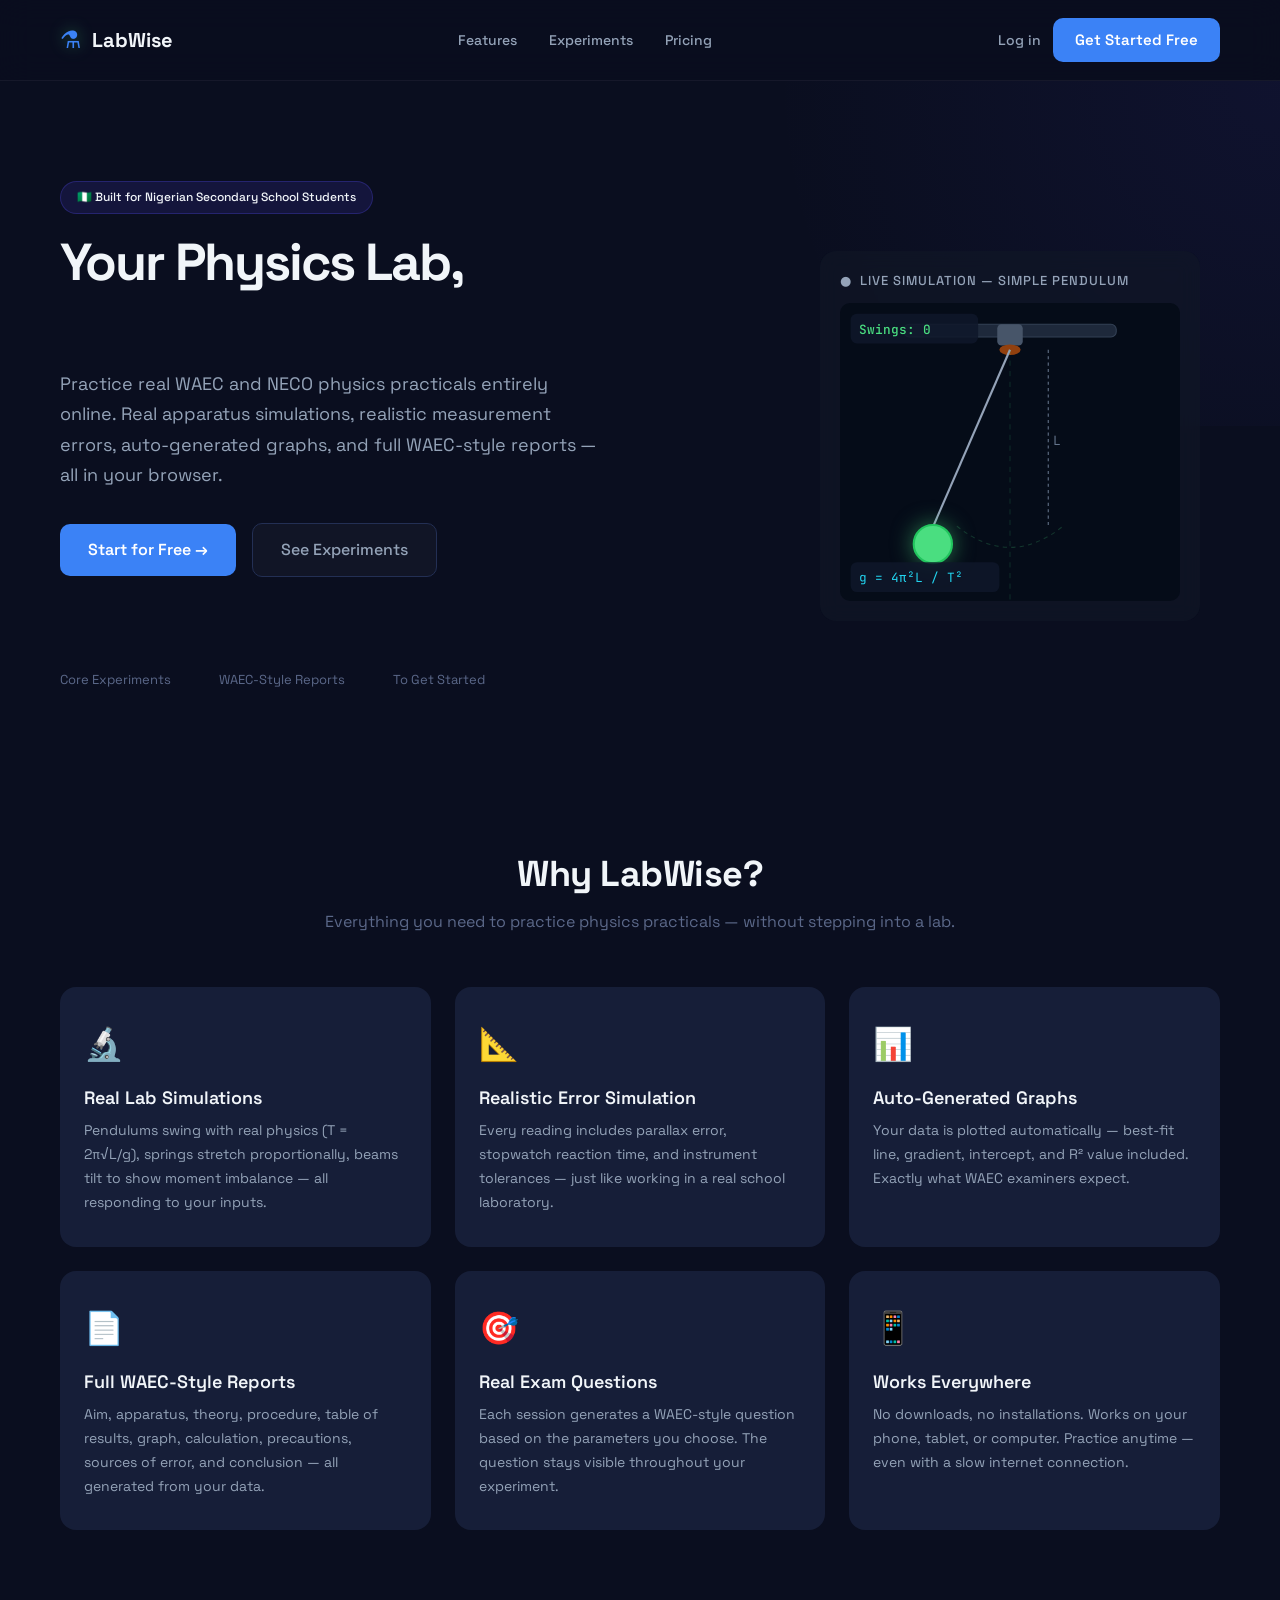
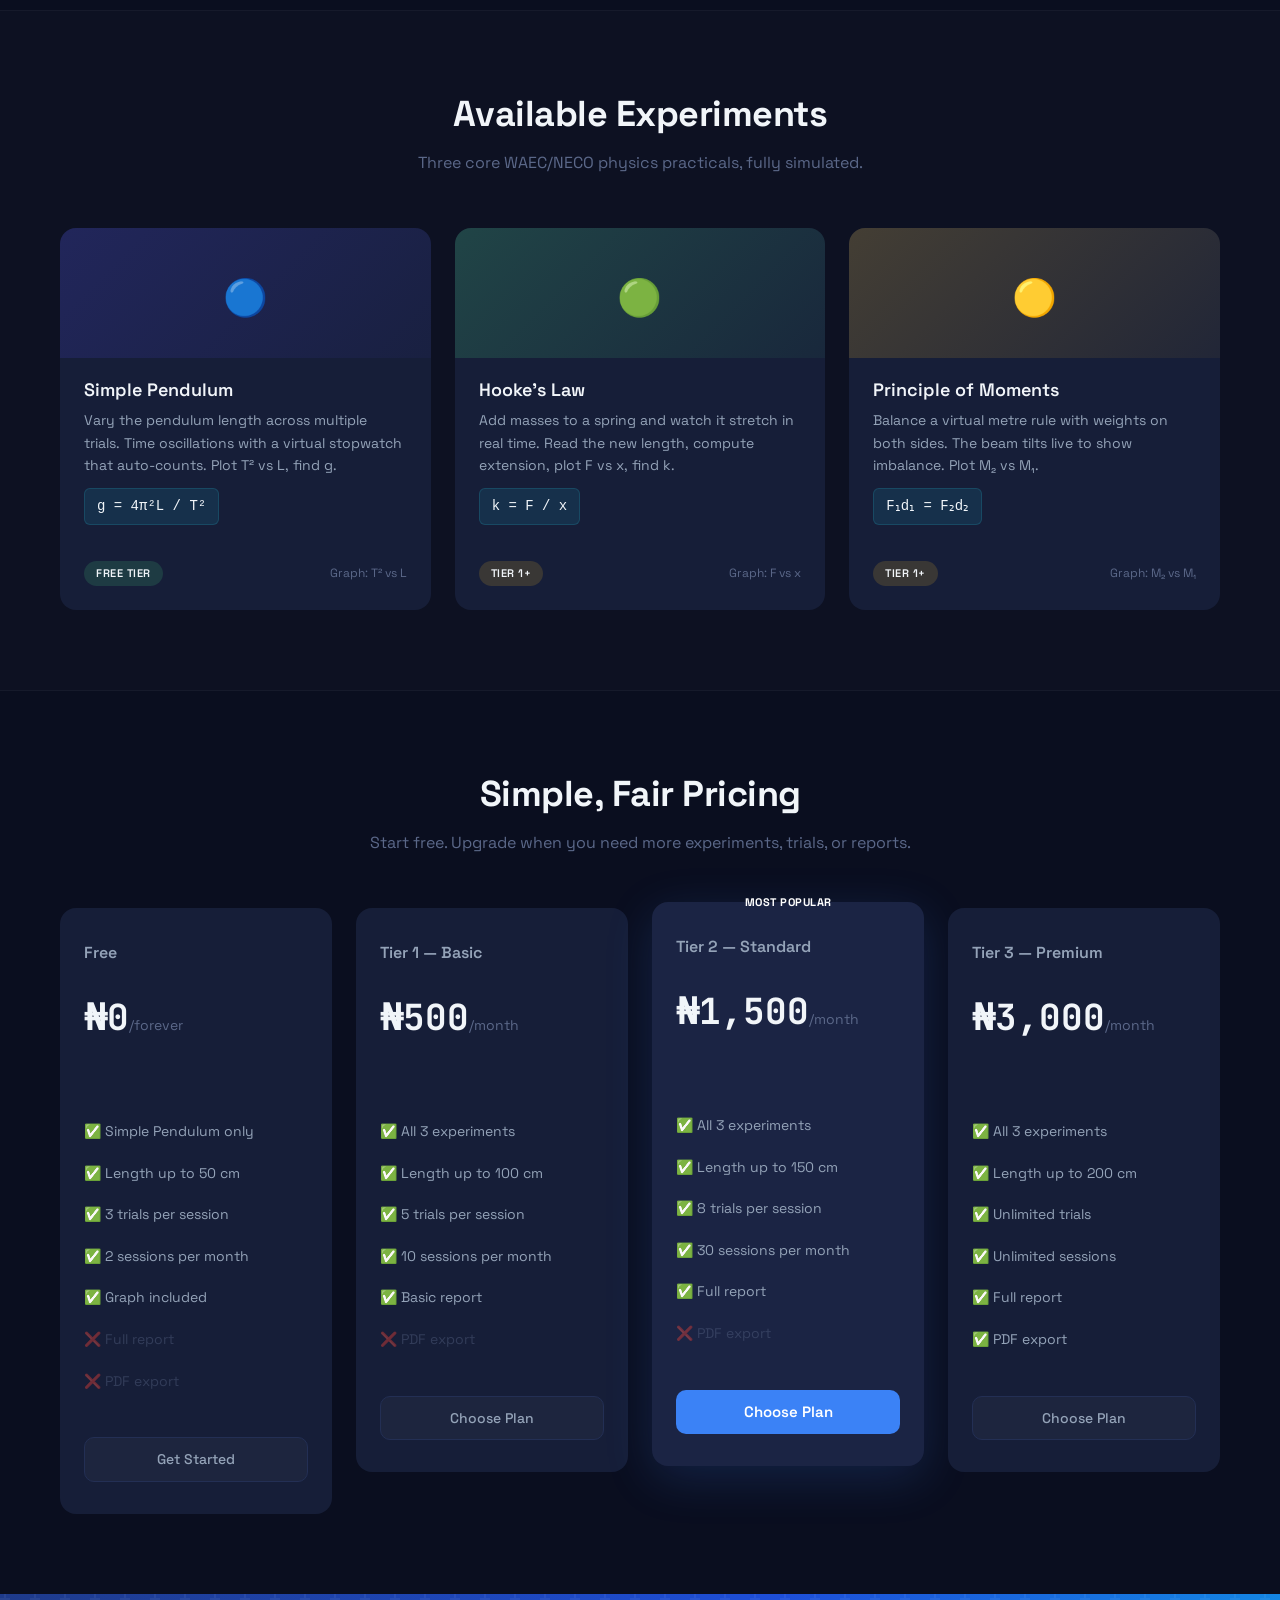
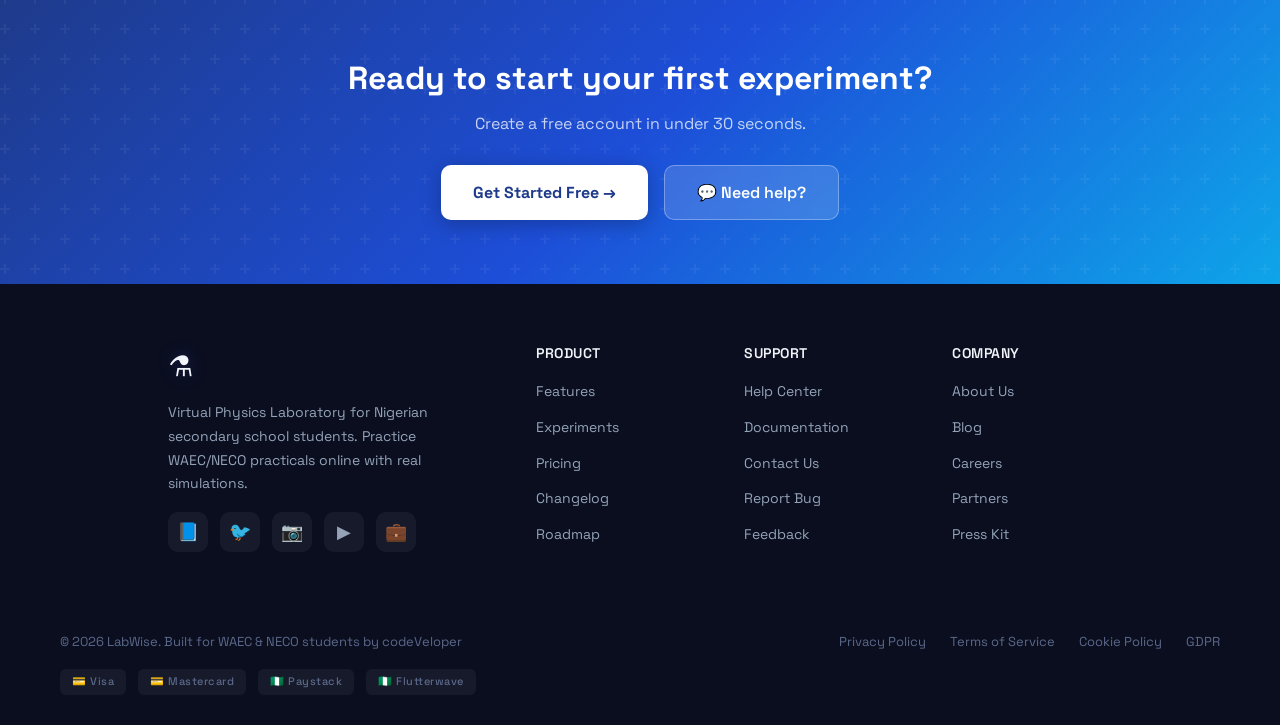
<file: pages/index.html>
<!DOCTYPE html>
<html lang="en">
<head>
  <meta charset="UTF-8"/>
  <meta name="viewport" content="width=device-width, initial-scale=1.0"/>
  <title>LabWise — Virtual Physics Laboratory</title>
  <meta name="description" content="Practice WAEC/NECO physics practicals online. Simple Pendulum, Hooke's Law, Principle of Moments — with real simulations, graphs, and reports."/>
  <link rel="icon" type="image/png" href="../favicon.png">
  <link rel="stylesheet" href="../css/global.css"/>
  <link rel="stylesheet" href="../css/landing.css"/>
  
  <!-- Additional Styles -->
  <style>
    /* ── Enhanced Animations & Interactions ── */
    .landing-nav {
      transition: all 0.3s cubic-bezier(0.4, 0, 0.2, 1);
    }

    .landing-nav.scrolled {
      background: rgba(10, 15, 30, 0.95) !important;
      backdrop-filter: blur(12px);
      box-shadow: 0 4px 30px rgba(0, 0, 0, 0.3);
    }

    /* ── Hero Enhancement ── */
    .hero {
      position: relative;
      overflow: hidden;
    }

    .hero::before {
      content: '';
      position: absolute;
      top: -50%;
      right: -50%;
      width: 100%;
      height: 100%;
      background: radial-gradient(circle, rgba(79, 70, 229, 0.08) 0%, transparent 70%);
      pointer-events: none;
      animation: heroGlow 8s ease-in-out infinite;
    }

    @keyframes heroGlow {
      0%, 100% { transform: translate(0, 0); }
      50% { transform: translate(-20%, 20%); }
    }

    .hero-content {
      position: relative;
      z-index: 1;
    }

    .hero-badge {
      display: inline-flex;
      align-items: center;
      gap: 8px;
      padding: 6px 16px;
      background: rgba(79, 70, 229, 0.15);
      border: 1px solid rgba(79, 70, 229, 0.3);
      border-radius: 100px;
      font-size: 12px;
      font-weight: 500;
      color: var(--primary-light);
      margin-bottom: 20px;
      animation: fadeInUp 0.6s ease-out;
    }

    .hero-title {
      font-size: 52px;
      font-weight: 800;
      line-height: 1.1;
      letter-spacing: -2px;
      margin-bottom: 20px;
      animation: fadeInUp 0.6s ease-out 0.1s both;
    }

    .hero-title span {
      background: linear-gradient(135deg, var(--primary-light), var(--accent));
      -webkit-background-clip: text;
      -webkit-text-fill-color: transparent;
    }

    .hero-subtitle {
      font-size: 18px;
      color: var(--text-secondary);
      max-width: 540px;
      margin-bottom: 32px;
      line-height: 1.7;
      animation: fadeInUp 0.6s ease-out 0.2s both;
    }

    .hero-actions {
      display: flex;
      gap: 16px;
      flex-wrap: wrap;
      margin-bottom: 40px;
      animation: fadeInUp 0.6s ease-out 0.3s both;
    }

    .hero-stats {
      display: flex;
      gap: 48px;
      animation: fadeInUp 0.6s ease-out 0.4s both;
    }

    .hero-stat {
      text-align: left;
    }

    .hero-stat-num {
      font-size: 32px;
      font-weight: 700;
      background: linear-gradient(135deg, var(--primary-light), var(--accent));
      -webkit-background-clip: text;
      -webkit-text-fill-color: transparent;
    }

    .hero-stat-label {
      font-size: 13px;
      color: var(--text-muted);
      margin-top: 2px;
    }

    @keyframes fadeInUp {
      from {
        opacity: 0;
        transform: translateY(20px);
      }
      to {
        opacity: 1;
        transform: translateY(0);
      }
    }

    /* ── Hero Visual Enhancement ── */
    .hero-visual {
      position: relative;
      z-index: 1;
    }

    .hero-sim-card {
      background: rgba(17, 24, 39, 0.6);
      backdrop-filter: blur(10px);
      border-radius: 16px;
      border: 1px solid var(--border-color);
      padding: 20px;
      box-shadow: var(--shadow-glow);
      transition: var(--transition);
    }

    .hero-sim-card:hover {
      transform: translateY(-4px);
      box-shadow: 0 20px 60px rgba(79, 70, 229, 0.2);
    }

    .hero-sim-label {
      font-size: 13px;
      font-weight: 500;
      color: var(--text-secondary);
      margin-bottom: 12px;
      display: flex;
      align-items: center;
      gap: 8px;
    }

    .hero-sim-label::before {
      content: '●';
      color: var(--success);
      animation: pulse 2s ease-in-out infinite;
    }

    @keyframes pulse {
      0%, 100% { opacity: 1; }
      50% { opacity: 0.3; }
    }

    /* ── Features Enhancement ── */
    .features-grid {
      display: grid;
      grid-template-columns: repeat(auto-fit, minmax(280px, 1fr));
      gap: 24px;
      margin-top: 48px;
    }

    .feature-card {
      background: var(--bg-card);
      border: 1px solid var(--border-color);
      border-radius: 16px;
      padding: 32px 24px;
      transition: var(--transition);
      position: relative;
      overflow: hidden;
    }

    .feature-card::before {
      content: '';
      position: absolute;
      top: 0;
      left: 0;
      right: 0;
      height: 2px;
      background: linear-gradient(90deg, var(--primary), var(--secondary));
      opacity: 0;
      transition: var(--transition);
    }

    .feature-card:hover {
      transform: translateY(-4px);
      border-color: rgba(79, 70, 229, 0.3);
      background: var(--bg-card-hover);
    }

    .feature-card:hover::before {
      opacity: 1;
    }

    .feature-card-icon {
      font-size: 32px;
      margin-bottom: 16px;
      display: inline-block;
    }

    .feature-card h3 {
      font-size: 18px;
      font-weight: 600;
      margin-bottom: 10px;
    }

    .feature-card p {
      color: var(--text-secondary);
      font-size: 14px;
      line-height: 1.7;
    }

    /* ── Experiment Cards Enhancement ── */
    .exp-preview-grid {
      display: grid;
      grid-template-columns: repeat(auto-fit, minmax(300px, 1fr));
      gap: 24px;
      margin-top: 48px;
    }

    .exp-preview-card {
      background: var(--bg-card);
      border: 1px solid var(--border-color);
      border-radius: 16px;
      overflow: hidden;
      transition: var(--transition);
    }

    .exp-preview-card:hover {
      transform: translateY(-4px);
      border-color: rgba(79, 70, 229, 0.3);
      box-shadow: var(--shadow-glow);
    }

    .exp-preview-header {
      padding: 32px 24px 20px;
      font-size: 36px;
    }

    .pendulum-bg {
      background: linear-gradient(135deg, rgba(79, 70, 229, 0.2), rgba(79, 70, 229, 0.05));
    }

    .hookes-bg {
      background: linear-gradient(135deg, rgba(74, 222, 128, 0.2), rgba(74, 222, 128, 0.05));
    }

    .moments-bg {
      background: linear-gradient(135deg, rgba(251, 191, 36, 0.2), rgba(251, 191, 36, 0.05));
    }

    .exp-preview-body {
      padding: 20px 24px 24px;
    }

    .exp-preview-body h3 {
      font-size: 18px;
      font-weight: 600;
      margin-bottom: 8px;
    }

    .exp-preview-body p {
      color: var(--text-secondary);
      font-size: 14px;
      line-height: 1.6;
      margin-bottom: 12px;
    }

    .exp-preview-formula {
      font-family: 'Courier New', monospace;
      font-size: 14px;
      color: var(--accent);
      background: rgba(34, 211, 238, 0.1);
      padding: 6px 12px;
      border-radius: 6px;
      display: inline-block;
      margin-bottom: 12px;
    }

    .exp-preview-footer {
      display: flex;
      justify-content: space-between;
      align-items: center;
      padding-top: 12px;
      border-top: 1px solid var(--border-color);
    }

    .tier-tag {
      font-size: 11px;
      font-weight: 600;
      padding: 4px 12px;
      border-radius: 100px;
      text-transform: uppercase;
      letter-spacing: 0.5px;
    }

    .tier-free {
      background: rgba(74, 222, 128, 0.15);
      color: var(--success);
    }

    .tier-paid {
      background: rgba(251, 191, 36, 0.15);
      color: var(--warning);
    }

    /* ── Pricing Enhancement ── */
    .pricing-grid {
      display: grid;
      grid-template-columns: repeat(auto-fit, minmax(250px, 1fr));
      gap: 24px;
      margin-top: 48px;
    }

    .pricing-card {
      background: var(--bg-card);
      border: 1px solid var(--border-color);
      border-radius: 16px;
      padding: 32px 24px;
      transition: var(--transition);
      position: relative;
      display: flex;
      flex-direction: column;
    }

    .pricing-card:hover {
      transform: translateY(-4px);
      border-color: rgba(79, 70, 229, 0.3);
    }

    .pricing-card.featured {
      border: 2px solid var(--primary);
      background: var(--bg-card-hover);
    }

    .pricing-popular-badge {
      position: absolute;
      top: -12px;
      left: 50%;
      transform: translateX(-50%);
      background: linear-gradient(135deg, var(--primary), var(--secondary));
      color: white;
      font-size: 11px;
      font-weight: 700;
      padding: 4px 16px;
      border-radius: 100px;
      text-transform: uppercase;
      letter-spacing: 0.5px;
    }

    .pricing-tier-name {
      font-size: 16px;
      font-weight: 600;
      color: var(--text-secondary);
      margin-bottom: 8px;
    }

    .pricing-price {
      font-size: 36px;
      font-weight: 700;
      margin-bottom: 4px;
    }

    .pricing-price span {
      font-size: 14px;
      font-weight: 400;
      color: var(--text-muted);
    }

    .pricing-divider {
      height: 1px;
      background: var(--border-color);
      margin: 16px 0;
    }

    .pricing-features-list {
      list-style: none;
      padding: 0;
      margin: 0 0 24px 0;
      flex-grow: 1;
    }

    .pricing-features-list li {
      padding: 6px 0;
      font-size: 14px;
      color: var(--text-secondary);
    }

    .pricing-features-list .yes {
      color: var(--text-primary);
    }

    .pricing-features-list .no {
      opacity: 0.4;
    }

    /* ── CTA Strip Enhancement ── */
    .cta-strip {
      background: linear-gradient(135deg, #1e3a8a, #1d4ed8, #0ea5e9);
      padding: 64px 60px;
      text-align: center;
      position: relative;
      overflow: hidden;
    }

    .cta-strip::before {
      content: '';
      position: absolute;
      top: 0;
      left: 0;
      right: 0;
      bottom: 0;
      background: url("data:image/svg+xml,%3Csvg width='60' height='60' viewBox='0 0 60 60' xmlns='http://www.w3.org/2000/svg'%3E%3Cg fill='none' fill-rule='evenodd'%3E%3Cg fill='%23ffffff' fill-opacity='0.05'%3E%3Cpath d='M36 34v-4h-2v4h-4v2h4v4h2v-4h4v-2h-4zm0-30V0h-2v4h-4v2h4v4h2V6h4V4h-4zM6 34v-4H4v4H0v2h4v4h2v-4h4v-2H6zM6 4V0H4v4H0v2h4v4h2V6h4V4H6z'/%3E%3C/g%3E%3C/g%3E%3C/svg%3E");
      pointer-events: none;
    }

    .cta-strip h2 {
      position: relative;
      z-index: 1;
      font-size: 32px;
      font-weight: 700;
      color: white;
      margin-bottom: 12px;
    }

    .cta-strip p {
      position: relative;
      z-index: 1;
      font-size: 16px;
      color: rgba(255, 255, 255, 0.75);
      margin-bottom: 28px;
    }

    .cta-buttons {
      position: relative;
      z-index: 1;
      display: flex;
      gap: 16px;
      justify-content: center;
      flex-wrap: wrap;
    }

    .cta-btn-primary {
      display: inline-flex;
      align-items: center;
      gap: 8px;
      padding: 14px 32px;
      background: white;
      color: #1e3a8a;
      border-radius: 10px;
      font-size: 16px;
      font-weight: 700;
      text-decoration: none;
      box-shadow: 0 4px 20px rgba(0, 0, 0, 0.25);
      transition: var(--transition);
    }

    .cta-btn-primary:hover {
      transform: translateY(-2px);
      box-shadow: 0 8px 28px rgba(0, 0, 0, 0.3);
    }

    .cta-btn-secondary {
      display: inline-flex;
      align-items: center;
      gap: 8px;
      padding: 14px 32px;
      background: rgba(255, 255, 255, 0.15);
      backdrop-filter: blur(10px);
      color: white;
      border: 1px solid rgba(255, 255, 255, 0.3);
      border-radius: 10px;
      font-size: 16px;
      font-weight: 600;
      text-decoration: none;
      transition: var(--transition);
    }

    .cta-btn-secondary:hover {
      background: rgba(255, 255, 255, 0.25);
      transform: translateY(-2px);
    }

    /* ── Enhanced Professional Footer ── */
    .landing-footer {
      background: var(--bg-dark);
      border-top: 1px solid var(--border-color);
      padding: 60px 60px 30px;
    }

    .footer-grid {
      max-width: 1280px;
      margin: 0 auto;
      display: grid;
      grid-template-columns: 2fr 1fr 1fr 1fr;
      gap: 48px;
      margin-bottom: 40px;
    }

    .footer-brand-section {
      display: flex;
      flex-direction: column;
      gap: 12px;
    }

    .footer-brand {
      display: flex;
      align-items: center;
      gap: 10px;
    }

    .footer-brand-icon {
      font-size: 28px;
      filter: drop-shadow(0 0 8px rgba(79, 70, 229, 0.3));
    }

    .footer-brand-name {
      font-size: 20px;
      font-weight: 700;
      background: linear-gradient(135deg, var(--primary-light), var(--accent));
      -webkit-background-clip: text;
      -webkit-text-fill-color: transparent;
    }

    .footer-description {
      font-size: 14px;
      color: var(--text-secondary);
      line-height: 1.7;
      max-width: 320px;
    }

    .footer-social-links {
      display: flex;
      gap: 12px;
      margin-top: 4px;
    }

    .footer-social-link {
      display: flex;
      align-items: center;
      justify-content: center;
      width: 40px;
      height: 40px;
      background: rgba(255, 255, 255, 0.05);
      border: 1px solid var(--border-color);
      border-radius: 10px;
      color: var(--text-secondary);
      text-decoration: none;
      font-size: 18px;
      transition: var(--transition);
    }

    .footer-social-link:hover {
      background: rgba(79, 70, 229, 0.15);
      border-color: var(--primary);
      color: var(--text-primary);
      transform: translateY(-2px);
    }

    .footer-column h4 {
      font-size: 14px;
      font-weight: 600;
      color: var(--text-primary);
      margin-bottom: 16px;
      letter-spacing: 0.5px;
      text-transform: uppercase;
    }

    .footer-column ul {
      list-style: none;
      padding: 0;
      margin: 0;
      display: flex;
      flex-direction: column;
      gap: 10px;
    }

    .footer-column ul li a {
      color: var(--text-secondary);
      text-decoration: none;
      font-size: 14px;
      transition: var(--transition);
      display: inline-flex;
      align-items: center;
      gap: 6px;
    }

    .footer-column ul li a:hover {
      color: var(--text-primary);
      transform: translateX(4px);
    }

    .footer-column ul li a .arrow {
      opacity: 0;
      transition: var(--transition);
    }

    .footer-column ul li a:hover .arrow {
      opacity: 1;
      transform: translateX(4px);
    }

    .footer-bottom {
      max-width: 1280px;
      margin: 0 auto;
      padding-top: 24px;
      border-top: 1px solid var(--border-color);
      display: flex;
      justify-content: space-between;
      align-items: center;
      flex-wrap: wrap;
      gap: 16px;
    }

    .footer-copy {
      font-size: 13px;
      color: var(--text-muted);
    }

    .footer-legal-links {
      display: flex;
      gap: 24px;
    }

    .footer-legal-links a {
      font-size: 13px;
      color: var(--text-muted);
      text-decoration: none;
      transition: var(--transition);
    }

    .footer-legal-links a:hover {
      color: var(--text-primary);
    }

    .footer-payment-methods {
      display: flex;
      gap: 12px;
      align-items: center;
    }

    .footer-payment-method {
      padding: 4px 12px;
      background: rgba(255, 255, 255, 0.05);
      border: 1px solid var(--border-color);
      border-radius: 6px;
      font-size: 11px;
      color: var(--text-muted);
      font-weight: 500;
      letter-spacing: 0.5px;
    }

    /* ── Responsive ── */
    @media (max-width: 1024px) {
      .hero {
        grid-template-columns: 1fr;
        padding: 40px 30px 60px;
        gap: 40px;
      }

      .hero-title {
        font-size: 40px;
      }

      .landing-nav {
        padding: 12px 30px;
      }

      .landing-nav-links {
        display: none;
      }

      .footer-grid {
        grid-template-columns: 1fr 1fr;
        gap: 32px;
      }
    }

    @media (max-width: 768px) {
      .hero-title {
        font-size: 32px;
      }

      .hero-stats {
        gap: 24px;
      }

      .hero-stat-num {
        font-size: 24px;
      }

      .pricing-grid {
        grid-template-columns: 1fr;
        max-width: 400px;
        margin-left: auto;
        margin-right: auto;
      }

      .cta-strip {
        padding: 40px 24px;
      }

      .cta-strip h2 {
        font-size: 24px;
      }

      .footer-grid {
        grid-template-columns: 1fr 1fr;
        padding: 0 20px;
        gap: 24px;
      }

      .footer-bottom {
        flex-direction: column;
        text-align: center;
        padding: 20px 20px 0;
      }

      .footer-legal-links {
        flex-wrap: wrap;
        justify-content: center;
        gap: 16px;
      }

      .footer-payment-methods {
        flex-wrap: wrap;
        justify-content: center;
      }
    }

    @media (max-width: 480px) {
      .hero {
        padding: 30px 16px 40px;
      }

      .hero-title {
        font-size: 26px;
      }

      .hero-actions {
        flex-direction: column;
      }

      .hero-actions .btn-large {
        width: 100%;
        justify-content: center;
      }

      .hero-stats {
        flex-direction: column;
        gap: 12px;
      }

      .features-grid {
        grid-template-columns: 1fr;
      }

      .exp-preview-grid {
        grid-template-columns: 1fr;
      }

      .landing-nav-actions .btn-text-link {
        display: none;
      }

      .cta-buttons {
        flex-direction: column;
        align-items: center;
      }

      .cta-btn-primary,
      .cta-btn-secondary {
        width: 100%;
        justify-content: center;
      }

      .footer-grid {
        grid-template-columns: 1fr;
        gap: 32px;
        padding: 0 16px;
      }

      .footer-brand-section {
        align-items: center;
        text-align: center;
      }

      .footer-description {
        max-width: 100%;
      }

      .footer-column {
        text-align: center;
      }

      .footer-column ul li a {
        justify-content: center;
      }
    }

    /* ── Loading Skeleton ── */
    .skeleton {
      background: linear-gradient(90deg, var(--bg-card) 25%, var(--bg-card-hover) 50%, var(--bg-card) 75%);
      background-size: 200% 100%;
      animation: skeletonLoading 1.5s ease-in-out infinite;
      border-radius: 8px;
    }

    @keyframes skeletonLoading {
      0% { background-position: 200% 0; }
      100% { background-position: -200% 0; }
    }
  </style>
</head>
<body class="landing-body">

  <!-- ── Navbar ── -->
  <nav class="landing-nav" id="navbar">
    <a href="index.html" class="landing-nav-brand">
      <span class="landing-nav-brand-icon">⚗️</span>
      <span class="landing-nav-brand-name">LabWise</span>
    </a>

    <div class="landing-nav-links">
      <a href="#features">Features</a>
      <a href="#experiments">Experiments</a>
      <a href="#pricing">Pricing</a>
    </div>

    <div class="landing-nav-actions">
      <a href="login.html" class="btn-text-link">Log in</a>
      <a href="signup.html" class="btn-primary">Get Started Free</a>
    </div>
  </nav>

  <!-- ── Hero ── -->
  <section class="hero" id="hero">
    <div class="hero-content">
      <div class="hero-badge">🇳🇬 Built for Nigerian Secondary School Students</div>

      <h1 class="hero-title">
        Your Physics Lab,<br/>
        <span>without the Lab.</span>
      </h1>

      <p class="hero-subtitle">
        Practice real WAEC and NECO physics practicals entirely online.
        Real apparatus simulations, realistic measurement errors,
        auto-generated graphs, and full WAEC-style reports — all in your browser.
      </p>

      <div class="hero-actions">
        <a href="signup.html" class="btn-primary btn-large">Start for Free →</a>
        <a href="#experiments" class="btn-secondary btn-large">See Experiments</a>
      </div>

      <div class="hero-stats">
        <div class="hero-stat" id="stat1">
          <div class="hero-stat-num" data-count="3">0</div>
          <div class="hero-stat-label">Core Experiments</div>
        </div>
        <div class="hero-stat" id="stat2">
          <div class="hero-stat-num" data-count="100">0</div>
          <div class="hero-stat-label">WAEC-Style Reports</div>
        </div>
        <div class="hero-stat" id="stat3">
          <div class="hero-stat-num" data-count="0">0</div>
          <div class="hero-stat-label">To Get Started</div>
        </div>
      </div>
    </div>

    <!-- Hero simulation card -->
    <div class="hero-visual">
      <div class="hero-sim-card">
        <div class="hero-sim-label">Live Simulation — Simple Pendulum</div>
        <svg viewBox="0 0 320 280" xmlns="http://www.w3.org/2000/svg"
             style="background:#050c18;border-radius:10px;width:100%;height:auto;">
          <!-- Support bar -->
          <rect x="60" y="20" width="200" height="12" rx="5"
                fill="#1e293b" stroke="#334155" stroke-width="1"/>
          <!-- Pivot clamp -->
          <rect x="148" y="20" width="24" height="20" rx="4" fill="#475569"/>
          <ellipse cx="160" cy="44" rx="10" ry="5" fill="#92400e"/>
          <!-- String + bob (animated) -->
          <line id="hero-string" x1="160" y1="44" x2="160" y2="210"
                stroke="#94a3b8" stroke-width="2"/>
          <circle id="hero-bob" cx="160" cy="226" r="18"
                  fill="#4ade80" stroke="#22c55e" stroke-width="2"
                  style="filter:drop-shadow(0 0 10px rgba(74,222,128,0.5))"/>
          <!-- Centre line -->
          <line x1="160" y1="44" x2="160" y2="280"
                stroke="#4ade80" stroke-width="1"
                stroke-dasharray="5,5" opacity="0.15"/>
          <!-- Arc path -->
          <path d="M 110 210 Q 160 250 210 210"
                stroke="#4ade80" stroke-width="1" fill="none"
                opacity="0.2" stroke-dasharray="4,4"/>
          <!-- Oscillation counter badge -->
          <rect x="10" y="10" width="120" height="28" rx="6"
                fill="rgba(15,23,42,0.85)"/>
          <text id="hero-osc" x="18" y="29"
                fill="#4ade80" font-size="12"
                font-family="JetBrains Mono, monospace" font-weight="500">
            Swings: 0
          </text>
          <!-- L label -->
          <line x1="196" y1="44" x2="196" y2="210"
                stroke="#64748b" stroke-width="1" stroke-dasharray="3"/>
          <text x="200" y="134" fill="#64748b" font-size="12"
                font-family="JetBrains Mono, monospace">L</text>
          <!-- Result badge -->
          <rect x="10" y="244" width="140" height="28" rx="6"
                fill="rgba(15,23,42,0.85)"/>
          <text x="18" y="263" fill="#22d3ee" font-size="12"
                font-family="JetBrains Mono, monospace">g = 4π²L / T²</text>
        </svg>
      </div>
    </div>
  </section>

  <!-- ── Features ── -->
  <section class="landing-section" id="features">
    <div class="container">
      <h2 class="landing-section-heading">Why LabWise?</h2>
      <p class="landing-section-sub">
        Everything you need to practice physics practicals — without stepping into a lab.
      </p>

      <div class="features-grid">
        <div class="feature-card" data-delay="0">
          <div class="feature-card-icon">🔬</div>
          <h3>Real Lab Simulations</h3>
          <p>Pendulums swing with real physics (T = 2π√L/g), springs stretch proportionally,
             beams tilt to show moment imbalance — all responding to your inputs.</p>
        </div>

        <div class="feature-card" data-delay="100">
          <div class="feature-card-icon">📐</div>
          <h3>Realistic Error Simulation</h3>
          <p>Every reading includes parallax error, stopwatch reaction time, and
             instrument tolerances — just like working in a real school laboratory.</p>
        </div>

        <div class="feature-card" data-delay="200">
          <div class="feature-card-icon">📊</div>
          <h3>Auto-Generated Graphs</h3>
          <p>Your data is plotted automatically — best-fit line, gradient, intercept,
             and R² value included. Exactly what WAEC examiners expect.</p>
        </div>

        <div class="feature-card" data-delay="300">
          <div class="feature-card-icon">📄</div>
          <h3>Full WAEC-Style Reports</h3>
          <p>Aim, apparatus, theory, procedure, table of results, graph, calculation,
             precautions, sources of error, and conclusion — all generated from your data.</p>
        </div>

        <div class="feature-card" data-delay="400">
          <div class="feature-card-icon">🎯</div>
          <h3>Real Exam Questions</h3>
          <p>Each session generates a WAEC-style question based on the parameters you
             choose. The question stays visible throughout your experiment.</p>
        </div>

        <div class="feature-card" data-delay="500">
          <div class="feature-card-icon">📱</div>
          <h3>Works Everywhere</h3>
          <p>No downloads, no installations. Works on your phone, tablet, or computer.
             Practice anytime — even with a slow internet connection.</p>
        </div>
      </div>
    </div>
  </section>

  <!-- ── Experiments ── -->
  <section class="landing-section" id="experiments"
           style="background:rgba(255,255,255,0.01);
                  border-top:1px solid rgba(255,255,255,0.04);
                  border-bottom:1px solid rgba(255,255,255,0.04);
                  max-width:100%;padding-left:60px;padding-right:60px;">
    <div style="max-width:1280px;margin:0 auto;">
      <h2 class="landing-section-heading">Available Experiments</h2>
      <p class="landing-section-sub">
        Three core WAEC/NECO physics practicals, fully simulated.
      </p>

      <div class="exp-preview-grid">
        <div class="exp-preview-card">
          <div class="exp-preview-header pendulum-bg">🔵</div>
          <div class="exp-preview-body">
            <h3>Simple Pendulum</h3>
            <p>Vary the pendulum length across multiple trials. Time oscillations
               with a virtual stopwatch that auto-counts. Plot T² vs L, find g.</p>
            <div class="exp-preview-formula">g = 4π²L / T²</div>
            <div class="exp-preview-footer">
              <span class="tier-tag tier-free">Free Tier</span>
              <span style="font-size:12px;color:var(--text-muted);">Graph: T² vs L</span>
            </div>
          </div>
        </div>

        <div class="exp-preview-card">
          <div class="exp-preview-header hookes-bg">🟢</div>
          <div class="exp-preview-body">
            <h3>Hooke's Law</h3>
            <p>Add masses to a spring and watch it stretch in real time.
               Read the new length, compute extension, plot F vs x, find k.</p>
            <div class="exp-preview-formula">k = F / x</div>
            <div class="exp-preview-footer">
              <span class="tier-tag tier-paid">Tier 1+</span>
              <span style="font-size:12px;color:var(--text-muted);">Graph: F vs x</span>
            </div>
          </div>
        </div>

        <div class="exp-preview-card">
          <div class="exp-preview-header moments-bg">🟡</div>
          <div class="exp-preview-body">
            <h3>Principle of Moments</h3>
            <p>Balance a virtual metre rule with weights on both sides.
               The beam tilts live to show imbalance. Plot M₂ vs M₁.</p>
            <div class="exp-preview-formula">F₁d₁ = F₂d₂</div>
            <div class="exp-preview-footer">
              <span class="tier-tag tier-paid">Tier 1+</span>
              <span style="font-size:12px;color:var(--text-muted);">Graph: M₂ vs M₁</span>
            </div>
          </div>
        </div>
      </div>
    </div>
  </section>

  <!-- ── Pricing ── -->
  <section class="landing-section" id="pricing">
    <div class="container">
      <h2 class="landing-section-heading">Simple, Fair Pricing</h2>
      <p class="landing-section-sub">
        Start free. Upgrade when you need more experiments, trials, or reports.
      </p>

      <div class="pricing-grid">
        <!-- Free -->
        <div class="pricing-card">
          <div class="pricing-tier-name">Free</div>
          <div class="pricing-price">₦0<span>/forever</span></div>
          <div class="pricing-divider"></div>
          <ul class="pricing-features-list">
            <li class="yes">✅ Simple Pendulum only</li>
            <li class="yes">✅ Length up to 50 cm</li>
            <li class="yes">✅ 3 trials per session</li>
            <li class="yes">✅ 2 sessions per month</li>
            <li class="yes">✅ Graph included</li>
            <li class="no">❌ Full report</li>
            <li class="no">❌ PDF export</li>
          </ul>
          <a href="signup.html" class="btn-secondary btn-full">Get Started</a>
        </div>

        <!-- Tier 1 -->
        <div class="pricing-card">
          <div class="pricing-tier-name">Tier 1 — Basic</div>
          <div class="pricing-price">₦500<span>/month</span></div>
          <div class="pricing-divider"></div>
          <ul class="pricing-features-list">
            <li class="yes">✅ All 3 experiments</li>
            <li class="yes">✅ Length up to 100 cm</li>
            <li class="yes">✅ 5 trials per session</li>
            <li class="yes">✅ 10 sessions per month</li>
            <li class="yes">✅ Basic report</li>
            <li class="no">❌ PDF export</li>
          </ul>
          <a href="signup.html" class="btn-secondary btn-full">Choose Plan</a>
        </div>

        <!-- Tier 2 (featured) -->
        <div class="pricing-card featured">
          <div class="pricing-popular-badge">Most Popular</div>
          <div class="pricing-tier-name">Tier 2 — Standard</div>
          <div class="pricing-price">₦1,500<span>/month</span></div>
          <div class="pricing-divider"></div>
          <ul class="pricing-features-list">
            <li class="yes">✅ All 3 experiments</li>
            <li class="yes">✅ Length up to 150 cm</li>
            <li class="yes">✅ 8 trials per session</li>
            <li class="yes">✅ 30 sessions per month</li>
            <li class="yes">✅ Full report</li>
            <li class="no">❌ PDF export</li>
          </ul>
          <a href="signup.html" class="btn-primary btn-full">Choose Plan</a>
        </div>

        <!-- Tier 3 -->
        <div class="pricing-card">
          <div class="pricing-tier-name">Tier 3 — Premium</div>
          <div class="pricing-price">₦3,000<span>/month</span></div>
          <div class="pricing-divider"></div>
          <ul class="pricing-features-list">
            <li class="yes">✅ All 3 experiments</li>
            <li class="yes">✅ Length up to 200 cm</li>
            <li class="yes">✅ Unlimited trials</li>
            <li class="yes">✅ Unlimited sessions</li>
            <li class="yes">✅ Full report</li>
            <li class="yes">✅ PDF export</li>
          </ul>
          <a href="signup.html" class="btn-secondary btn-full">Choose Plan</a>
        </div>
      </div>
    </div>
  </section>

  <!-- ── CTA strip ── -->
  <section class="cta-strip">
    <h2>Ready to start your first experiment?</h2>
    <p>Create a free account in under 30 seconds.</p>
    <div class="cta-buttons">
      <a href="signup.html" class="cta-btn-primary">Get Started Free →</a>
      <a href="https://wa.me/2348025333751" class="cta-btn-secondary">💬 Need help?</a>
    </div>
  </section>

  <!-- ── Enhanced Professional Footer ── -->
  <footer class="landing-footer">
    <div class="footer-grid">
      <!-- Brand Column -->
      <div class="footer-brand-section">
        <div class="footer-brand">
          <span class="footer-brand-icon">⚗️</span>
          <span class="footer-brand-name">LabWise</span>
        </div>
        <p class="footer-description">
          Virtual Physics Laboratory for Nigerian secondary school students.
          Practice WAEC/NECO practicals online with real simulations.
        </p>
        <div class="footer-social-links">
          <a href="#" class="footer-social-link" aria-label="Facebook">📘</a>
          <a href="#" class="footer-social-link" aria-label="Twitter">🐦</a>
          <a href="#" class="footer-social-link" aria-label="Instagram">📷</a>
          <a href="#" class="footer-social-link" aria-label="YouTube">▶️</a>
          <a href="#" class="footer-social-link" aria-label="LinkedIn">💼</a>
        </div>
      </div>

      <!-- Product Column -->
      <div class="footer-column">
        <h4>Product</h4>
        <ul>
          <li><a href="#features">Features <span class="arrow">→</span></a></li>
          <li><a href="#experiments">Experiments <span class="arrow">→</span></a></li>
          <li><a href="#pricing">Pricing <span class="arrow">→</span></a></li>
          <li><a href="#">Changelog <span class="arrow">→</span></a></li>
          <li><a href="#">Roadmap <span class="arrow">→</span></a></li>
        </ul>
      </div>

      <!-- Support Column -->
      <div class="footer-column">
        <h4>Support</h4>
        <ul>
          <li><a href="#">Help Center <span class="arrow">→</span></a></li>
          <li><a href="#">Documentation <span class="arrow">→</span></a></li>
          <li><a href="https://wa.me/2348025333751">Contact Us <span class="arrow">→</span></a></li>
          <li><a href="#">Report Bug <span class="arrow">→</span></a></li>
          <li><a href="#">Feedback <span class="arrow">→</span></a></li>
        </ul>
      </div>

      <!-- Company Column -->
      <div class="footer-column">
        <h4>Company</h4>
        <ul>
          <li><a href="#">About Us <span class="arrow">→</span></a></li>
          <li><a href="#">Blog <span class="arrow">→</span></a></li>
          <li><a href="#">Careers <span class="arrow">→</span></a></li>
          <li><a href="#">Partners <span class="arrow">→</span></a></li>
          <li><a href="#">Press Kit <span class="arrow">→</span></a></li>
        </ul>
      </div>
    </div>

    <!-- Footer Bottom -->
    <div class="footer-bottom">
      <div class="footer-copy">
        © 2026 LabWise. Built for WAEC &amp; NECO students by codeVeloper
      </div>
      
      <div class="footer-legal-links">
        <a href="#">Privacy Policy</a>
        <a href="#">Terms of Service</a>
        <a href="#">Cookie Policy</a>
        <a href="#">GDPR</a>
      </div>

      <div class="footer-payment-methods">
        <span class="footer-payment-method">💳 Visa</span>
        <span class="footer-payment-method">💳 Mastercard</span>
        <span class="footer-payment-method">🇳🇬 Paystack</span>
        <span class="footer-payment-method">🇳🇬 Flutterwave</span>
      </div>
    </div>
  </footer>

  <!-- ── Additional JavaScript ── -->
  <script>
    (function() {
      'use strict';

      /* ── Hero pendulum animation ── */
      const string = document.getElementById('hero-string');
      const bob = document.getElementById('hero-bob');
      const oscEl = document.getElementById('hero-osc');
      if (string && bob) {
        const pivotX = 160, pivotY = 44;
        const len = 182;
        const amp = 30;
        const period = 1790;
        let start = null;
        let lastSign = 1;
        let swings = 0;

        function frame(ts) {
          if (!start) start = ts;
          const elapsed = ts - start;
          const angle = amp * Math.sin((2 * Math.PI * elapsed) / period);
          const rad = angle * Math.PI / 180;
          const bx = pivotX + len * Math.sin(rad);
          const by = pivotY + len * Math.cos(rad);

          string.setAttribute('x2', bx.toFixed(1));
          string.setAttribute('y2', by.toFixed(1));
          bob.setAttribute('cx', bx.toFixed(1));
          bob.setAttribute('cy', (by + 16).toFixed(1));

          const sign = angle >= 0 ? 1 : -1;
          if (sign !== lastSign) {
            lastSign = sign;
            swings++;
            if (oscEl) oscEl.textContent = `Swings: ${Math.floor(swings / 2)}`;
          }

          requestAnimationFrame(frame);
        }
        requestAnimationFrame(frame);
      }

      /* ── Navbar scroll effect ── */
      const navbar = document.getElementById('navbar');
      let lastScroll = 0;

      window.addEventListener('scroll', function() {
        const currentScroll = window.pageYOffset || document.documentElement.scrollTop;
        
        if (currentScroll > 50) {
          navbar.classList.add('scrolled');
        } else {
          navbar.classList.remove('scrolled');
        }
        
        lastScroll = currentScroll;
      }, { passive: true });

      /* ── Animated counter for stats ── */
      function animateCounter(element, target, suffix = '') {
        const duration = 1500;
        const startTime = performance.now();
        const startValue = 0;

        function updateCounter(currentTime) {
          const elapsed = currentTime - startTime;
          const progress = Math.min(elapsed / duration, 1);
          const eased = 1 - Math.pow(1 - progress, 3);
          const current = Math.round(eased * target);
          
          element.textContent = current + suffix;
          
          if (progress < 1) {
            requestAnimationFrame(updateCounter);
          }
        }
        
        requestAnimationFrame(updateCounter);
      }

      // Intersection Observer for stats
      const statsObserver = new IntersectionObserver((entries) => {
        entries.forEach(entry => {
          if (entry.isIntersecting) {
            const statEl = entry.target;
            const numEl = statEl.querySelector('.hero-stat-num');
            if (numEl && !numEl.dataset.animated) {
              const target = parseInt(numEl.dataset.count);
              if (!isNaN(target)) {
                numEl.dataset.animated = 'true';
                animateCounter(numEl, target);
              }
            }
          }
        });
      }, { threshold: 0.5 });

      document.querySelectorAll('.hero-stat').forEach(stat => {
        statsObserver.observe(stat);
      });

      /* ── Feature cards fade-in on scroll ── */
      const featureObserver = new IntersectionObserver((entries) => {
        entries.forEach(entry => {
          if (entry.isIntersecting) {
            const card = entry.target;
            const delay = parseInt(card.dataset.delay) || 0;
            card.style.opacity = '0';
            card.style.transform = 'translateY(30px)';
            
            setTimeout(() => {
              card.style.transition = 'all 0.6s cubic-bezier(0.4, 0, 0.2, 1)';
              card.style.opacity = '1';
              card.style.transform = 'translateY(0)';
            }, delay);
            
            featureObserver.unobserve(card);
          }
        });
      }, { threshold: 0.1 });

      document.querySelectorAll('.feature-card').forEach(card => {
        card.style.opacity = '0';
        featureObserver.observe(card);
      });

      /* ── Smooth scroll for anchor links ── */
      document.querySelectorAll('a[href^="#"]').forEach(anchor => {
        anchor.addEventListener('click', function(e) {
          e.preventDefault();
          const targetId = this.getAttribute('href');
          if (targetId === '#') return;
          
          const target = document.querySelector(targetId);
          if (target) {
            const navHeight = navbar.offsetHeight;
            const targetPosition = target.getBoundingClientRect().top + window.pageYOffset - navHeight - 20;
            
            window.scrollTo({
              top: targetPosition,
              behavior: 'smooth'
            });
          }
        });
      });

      /* ── Keyboard accessibility ── */
      document.addEventListener('keydown', function(e) {
        if (e.key === 'Escape') {
          // Close any modals or dropdowns if needed
        }
      });

      /* ── Performance: Lazy load images if any ── */
      if ('IntersectionObserver' in window) {
        const imageObserver = new IntersectionObserver((entries) => {
          entries.forEach(entry => {
            if (entry.isIntersecting) {
              const img = entry.target;
              if (img.dataset.src) {
                img.src = img.dataset.src;
                img.removeAttribute('data-src');
              }
              imageObserver.unobserve(img);
            }
          });
        });
        
        document.querySelectorAll('img[data-src]').forEach(img => {
          imageObserver.observe(img);
        });
      }

      /* ── Redirect logged-in users away from landing ── */
      if (typeof Storage !== 'undefined' && Storage.isLoggedIn && Storage.isLoggedIn()) {
        window.location.href = 'dashboard.html';
      }

      console.log('🔬 LabWise — Virtual Physics Laboratory loaded successfully!');

    })();
  </script>

  <script src="../js/utils/storage.js"></script>
</body>
</html>
</file>
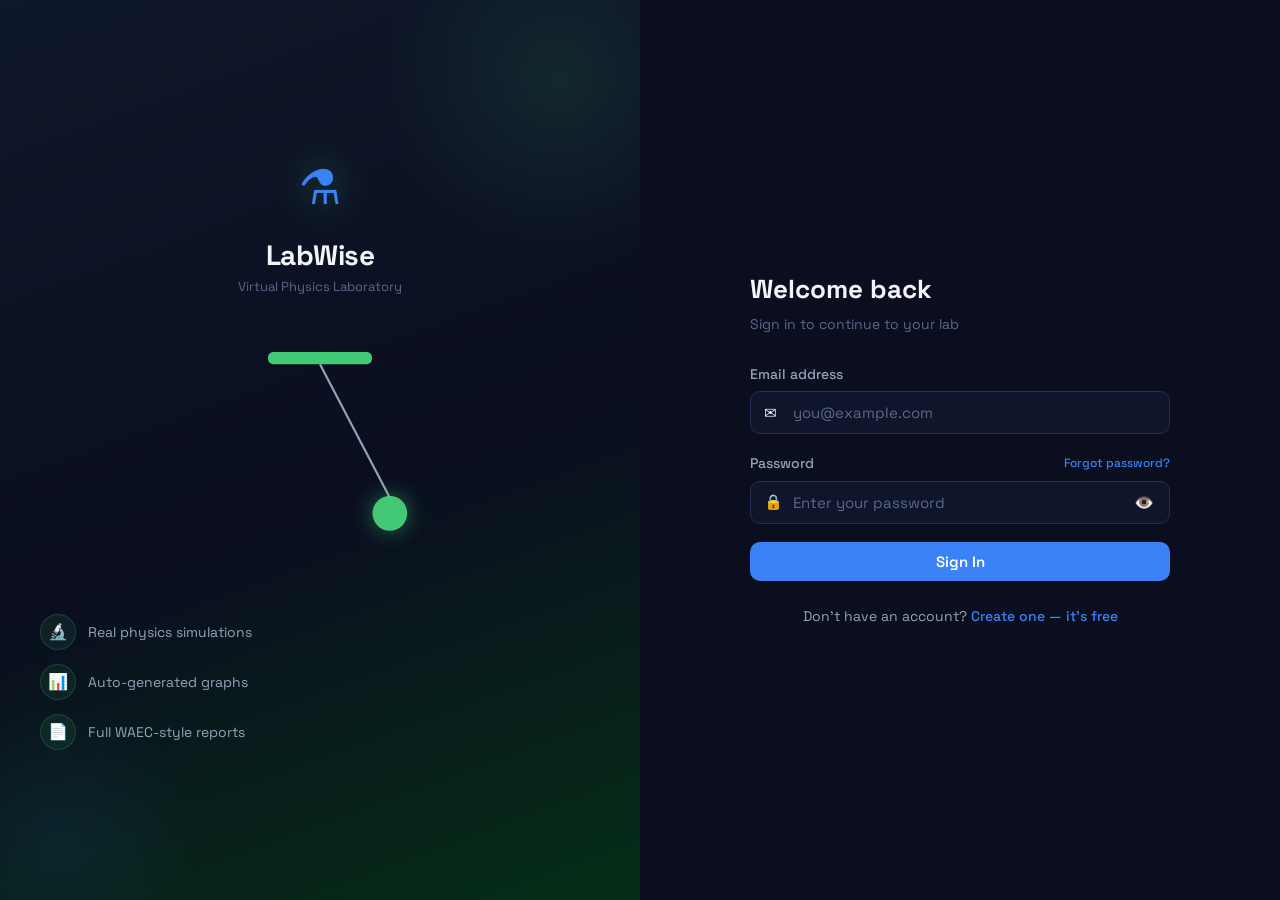
<file: pages/account.html>
<!DOCTYPE html>
<html lang="en">
<head>
  <meta charset="UTF-8"/>
  <meta name="viewport" content="width=device-width, initial-scale=1.0"/>
  <title>LabWise — Account</title>
  <link rel="icon" type="image/png" href="../favicon.png">
  <link rel="stylesheet" href="../css/global.css"/>
  <link rel="stylesheet" href="../css/sidebar.css"/>
  <link rel="stylesheet" href="../css/pages.css"/>
  <script src="../js/utils/storage.js"></script>
  <script>
    (function() {
      const raw = localStorage.getItem('lw_user');
      try {
        const user = raw ? JSON.parse(raw) : null;
        const theme = user?.theme || 'dark';
        if (theme === 'light') {
          document.documentElement.setAttribute('data-theme', 'light');
        } else if (theme === 'system') {
          const prefersDark = window.matchMedia('(prefers-color-scheme: dark)').matches;
          document.documentElement.setAttribute('data-theme', prefersDark ? 'dark' : 'light');
        }
      } catch(e) {}
    })();
  </script>
  <style>
    .profile-avatar-wrap {
      position: relative;
      display: inline-block;
      margin-bottom: 12px;
    }
    .profile-avatar-img {
      width: 80px; height: 80px;
      border-radius: 50%;
      object-fit: cover;
      border: 3px solid var(--border);
    }
    .avatar-edit-btn {
      position: absolute;
      bottom: 0; right: 0;
      background: var(--blue);
      color: #fff;
      border: none;
      border-radius: 50%;
      width: 26px; height: 26px;
      font-size: 13px;
      cursor: pointer;
      display: flex; align-items: center; justify-content: center;
    }
    #avatar-input { display: none; }
    .avatar-msg { font-size: 12px; margin-top: 6px; min-height: 16px; }
  </style>
</head>
<body>

  <div class="sidebar" id="sidebar"></div>

  <div class="main-content">
    <div class="page-header">
      <h1>Account</h1>
      <p>Your profile, plan, and experiment history.</p>
    </div>

    <div class="page-content">
      <div class="settings-grid">

        <!-- Profile card -->
        <div class="profile-card">
          <div class="profile-avatar-wrap">
            <img src="" alt="Avatar" class="profile-avatar-img hidden" id="profile-avatar-img"/>
            <div class="profile-avatar" id="profile-avatar">U</div>
            <button class="avatar-edit-btn" id="avatar-edit-btn" title="Change photo">✏️</button>
            <input type="file" id="avatar-input" accept="image/*"/>
          </div>
          <div class="avatar-msg text-muted" id="avatar-msg"></div>
          <div class="profile-name"  id="profile-name">—</div>
          <div class="profile-email" id="profile-email">—</div>
          <span class="profile-tier-badge tier-free" id="profile-tier-badge">Free</span>

          <div class="profile-stats">
            <div class="profile-stat-row">
              <span>Member since</span>
              <span id="stat-joined">—</span>
            </div>
            <div class="profile-stat-row">
              <span>Sessions this month</span>
              <span id="stat-sessions-month">—</span>
            </div>
            <div class="profile-stat-row">
              <span>Monthly limit</span>
              <span id="stat-sessions-limit">—</span>
            </div>
            <div class="profile-stat-row">
              <span>Total completed</span>
              <span id="stat-total-completed">—</span>
            </div>
          </div>

          <a href="upgrade.html" class="btn-primary btn-full"
             style="margin-top:18px;">⭐ Upgrade Plan</a>
        </div>

        <!-- Right panels -->
        <div class="settings-panels">

          <!-- Account info -->
          <div class="settings-panel">
            <h3>Account Info</h3>
            <p class="panel-desc">Your registered details.</p>
            <div class="settings-row">
              <div class="settings-row-label">
                <strong>Username</strong>
                <span id="info-username">—</span>
              </div>
            </div>
            <div class="settings-row">
              <div class="settings-row-label">
                <strong>Email</strong>
                <span id="info-email">—</span>
              </div>
            </div>
            <div class="settings-row">
              <div class="settings-row-label">
                <strong>Phone</strong>
                <span id="info-phone">Not set</span>
              </div>
            </div>
            <div class="settings-row">
              <div class="settings-row-label">
                <strong>Email verified</strong>
                <span id="info-verified">—</span>
              </div>
            </div>
          </div>

          <!-- Experiment history -->
          <div class="settings-panel">
            <h3>Experiments Done</h3>
            <p class="panel-desc">Your recent sessions.</p>
            <div class="sessions-list" id="account-sessions-list">
              <div class="sessions-empty" id="account-sessions-empty">
                No experiments yet.
              </div>
            </div>
            <a href="results.html" class="btn-secondary"
               style="margin-top:14px;">View all results →</a>
          </div>

          <!-- Help -->
          <div class="settings-panel">
            <h3>Need Help?</h3>
            <p class="panel-desc">
              Have a question or issue with LabWise? Contact support.
            </p>
            <a href="mailto:support.labwise@gmail.com" class="btn-secondary">
              ✉️ Contact Admin / Support
            </a>
            <a href="https://wa.me/2347041344892" class="btn-secondary">
              Message Admin / Support
            </a>
          </div>

        </div>
      </div>
    </div>
  </div>

  <script src="../js/utils/router.js"></script>
  <script src="../js/utils/validator.js"></script>
  <script src="../js/api/authApi.js"></script>
  <script src="../js/api/userApi.js"></script>
  <script src="../js/api/experimentApi.js"></script>
  <script src="../js/ui/sidebar.js"></script>
  <script src="../js/ui/account.js"></script>
</body>
</html>
</file>
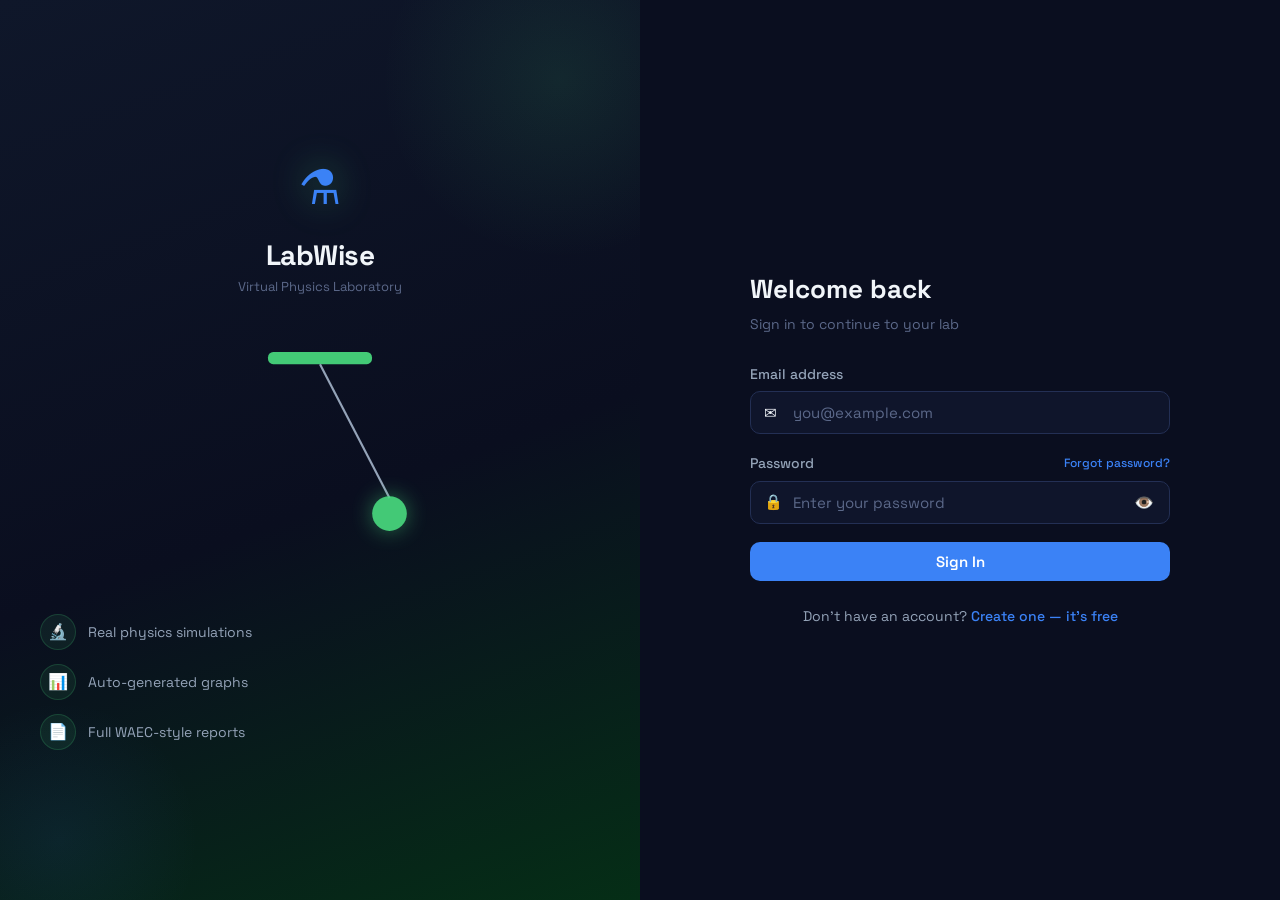
<file: pages/create-experiment.html>
<!DOCTYPE html>
<html lang="en">
<head>
  <meta charset="UTF-8"/>
  <meta name="viewport" content="width=device-width, initial-scale=1.0"/>
  <title>LabWise — Create Experiment</title>
  <link rel="icon" type="image/png" href="../favicon.png">
  <link rel="stylesheet" href="../css/global.css"/>
  <link rel="stylesheet" href="../css/sidebar.css"/>
  <link rel="stylesheet" href="../css/pages.css"/>
  <link rel="stylesheet" href="../css/create-experiment.css"/>
</head>
<body>

  <div class="sidebar" id="sidebar"></div>

  <div class="main-content">
    <div class="page-header">
      <h1>Create Experiment</h1>
      <p>Choose an experiment, set your parameters, review your question, then start.</p>
    </div>

    <div class="page-content">

      <!-- Progress bar -->
      <div class="ce-progress">
        <div class="ce-step active" id="step-ind-1">
          <div class="ce-step-num" id="step-num-1">1</div>
          <div class="ce-step-label">Choose Experiment</div>
        </div>
        <div class="ce-step-line" id="step-line-1"></div>
        <div class="ce-step" id="step-ind-2">
          <div class="ce-step-num" id="step-num-2">2</div>
          <div class="ce-step-label">Set Parameters</div>
        </div>
        <div class="ce-step-line" id="step-line-2"></div>
        <div class="ce-step" id="step-ind-3">
          <div class="ce-step-num" id="step-num-3">3</div>
          <div class="ce-step-label">Review Question</div>
        </div>
      </div>

      <div id="ce-error" class="form-error hidden"></div>

      <!-- ═══════════════════════
           STEP 1 — Choose Experiment
      ════════════════════════ -->
      <div class="ce-panel active" id="panel-1">
        <div class="ce-exp-grid" id="exp-choose-grid">
          <!-- Cards injected by JS -->
        </div>
        <div class="ce-select-btn">
          <button class="btn-primary btn-large" id="step1-next-btn" disabled>
            Next: Set Parameters →
          </button>
        </div>
      </div>

      <!-- ═══════════════════════
           STEP 2 — Parameters
      ════════════════════════ -->
      <div class="ce-panel" id="panel-2">
        <div class="ce-params-layout">

          <!-- ── Pendulum params ── -->
          <div class="ce-params-panel" id="params-pendulum" style="display:none;">
            <h3>📏 Pendulum Parameters</h3>
            <p class="panel-desc">
              Set up your pendulum experiment. You will measure and enter the actual
              length for each trial inside the lab.
            </p>

            <div class="param-field">
              <label>Number of trials</label>
              <div class="number-picker">
                <button type="button" class="picker-btn" id="pend-trials-dec">−</button>
                <span class="picker-val" id="pend-trials-val">5</span>
                <button type="button" class="picker-btn" id="pend-trials-inc">+</button>
              </div>
              <p class="param-hint" id="pend-trials-hint">Min: 3 · Max depends on your plan</p>
            </div>

            <div class="param-field">
              <label>Number of oscillations per timing</label>
              <div class="param-chip-group" id="pend-osc-chips">
                <!-- Chips injected by JS based on tier -->
              </div>
              <p class="param-hint" id="pend-osc-hint">
                The system will count oscillations automatically and stop the stopwatch.
              </p>
            </div>

            <div class="param-field">
              <label>Maximum pendulum length</label>
              <p class="param-hint" id="pend-length-limit-hint">
                Your plan allows lengths up to <strong id="pend-max-length">—</strong> cm.
                You will enter each length yourself in the lab.
              </p>
            </div>
          </div>

          <!-- ── Hooke's Law params ── -->
          <div class="ce-params-panel" id="params-hookes" style="display:none;">
            <h3>🟢 Hooke's Law Parameters</h3>
            <p class="panel-desc">
              Set the spring's natural length and the masses you will use.
            </p>

            <div class="param-field">
              <label>Natural length of spring (cm)</label>
              <div class="input-with-unit">
                <input type="number" id="hookes-natural-len"
                       value="10" min="5" max="30" step="0.5"/>
                <span class="unit-label">cm</span>
              </div>
              <p class="param-hint">Measure before adding any mass.</p>
            </div>

            <div class="param-field">
              <label>Number of masses (trials)</label>
              <div class="number-picker">
                <button type="button" class="picker-btn" id="hookes-trials-dec">−</button>
                <span class="picker-val" id="hookes-trials-val">5</span>
                <button type="button" class="picker-btn" id="hookes-trials-inc">+</button>
              </div>
              <p class="param-hint" id="hookes-trials-hint"></p>
            </div>

            <div class="param-field">
              <label>Mass increment per trial (g)</label>
              <div class="param-chip-group" id="hookes-increment-chips">
                <div class="param-chip selected" data-value="50">50 g</div>
                <div class="param-chip" data-value="100">100 g</div>
                <div class="param-chip" data-value="200">200 g</div>
              </div>
              <p class="param-hint" id="hookes-mass-hint">
                Max mass your plan allows: <strong id="hookes-max-mass">—</strong> g
              </p>
            </div>
          </div>

          <!-- ── Moments params ── -->
          <div class="ce-params-panel" id="params-moments" style="display:none;">
            <h3>🟡 Principle of Moments Parameters</h3>
            <p class="panel-desc">
              Set the pivot position and number of trials.
            </p>

            <div class="param-field">
              <label>Pivot position (cm from left end of rule)</label>
              <div class="input-with-unit">
                <input type="number" id="moments-pivot"
                       value="50" min="30" max="70" step="5"/>
                <span class="unit-label">cm</span>
              </div>
              <p class="param-hint">Default: 50 cm (centre of the metre rule).</p>
            </div>

            <div class="param-field">
              <label>Number of trials</label>
              <div class="number-picker">
                <button type="button" class="picker-btn" id="moments-trials-dec">−</button>
                <span class="picker-val" id="moments-trials-val">5</span>
                <button type="button" class="picker-btn" id="moments-trials-inc">+</button>
              </div>
              <p class="param-hint" id="moments-trials-hint"></p>
            </div>

            <div class="param-field">
              <label>Max force your plan allows</label>
              <p class="param-hint" id="moments-force-hint">
                Your plan allows forces up to <strong id="moments-max-force">—</strong> N.
                You will enter each force in the lab.
              </p>
            </div>
          </div>

          <!-- ── Summary side panel ── -->
          <div class="ce-summary-panel">
            <h3>📋 Session Summary</h3>
            <div id="summary-content">
              <!-- Rows injected by JS -->
            </div>
            <div class="ce-params-actions">
              <button class="btn-secondary" id="step2-back-btn">← Back</button>
              <button class="btn-primary" id="step2-next-btn">
  <span class="btn-text">Generate Question →</span>
  <span class="btn-loader hidden">⏳ Generating…</span>
              </button>
            </div>
          </div>

        </div>
      </div>

      <!-- ═══════════════════════
           STEP 3 — Review Question
      ════════════════════════ -->
      <div class="ce-panel" id="panel-3">
        <div class="ce-question-card">
          <p class="ce-question-eyebrow" id="q-experiment-label">Simple Pendulum</p>
          <h3 id="q-title">—</h3>
          <div class="ce-question-formula" id="q-formula">—</div>
          <div class="ce-question-text"   id="q-text">—</div>

          <div class="ce-question-note">
            📌 This question will remain visible throughout your entire experiment
            as a reference. Read it carefully before starting.
          </div>

          <div class="ce-question-actions">
            <button class="btn-secondary" id="step3-back-btn">
              ← Edit Parameters
            </button>
            <button class="btn-primary btn-large" id="start-exp-btn">
              <span class="btn-text">Start Experiment →</span>
              <span class="btn-loader hidden">⏳ Starting…</span>
            </button>
          </div>
        </div>
      </div>

    </div>
  </div>
  
  <script src="../js/utils/storage.js"></script>
  <script>Storage.applyTheme();</script>
<script src="../js/utils/router.js"></script>
<script src="../js/utils/validator.js"></script>
<script src="../js/api/authApi.js"></script>
<script src="../js/api/experimentApi.js"></script>
<script src="../js/ui/sidebar.js"></script>
<script src="../js/ui/create-experiment.js"></script>
</body>
</html>
</file>
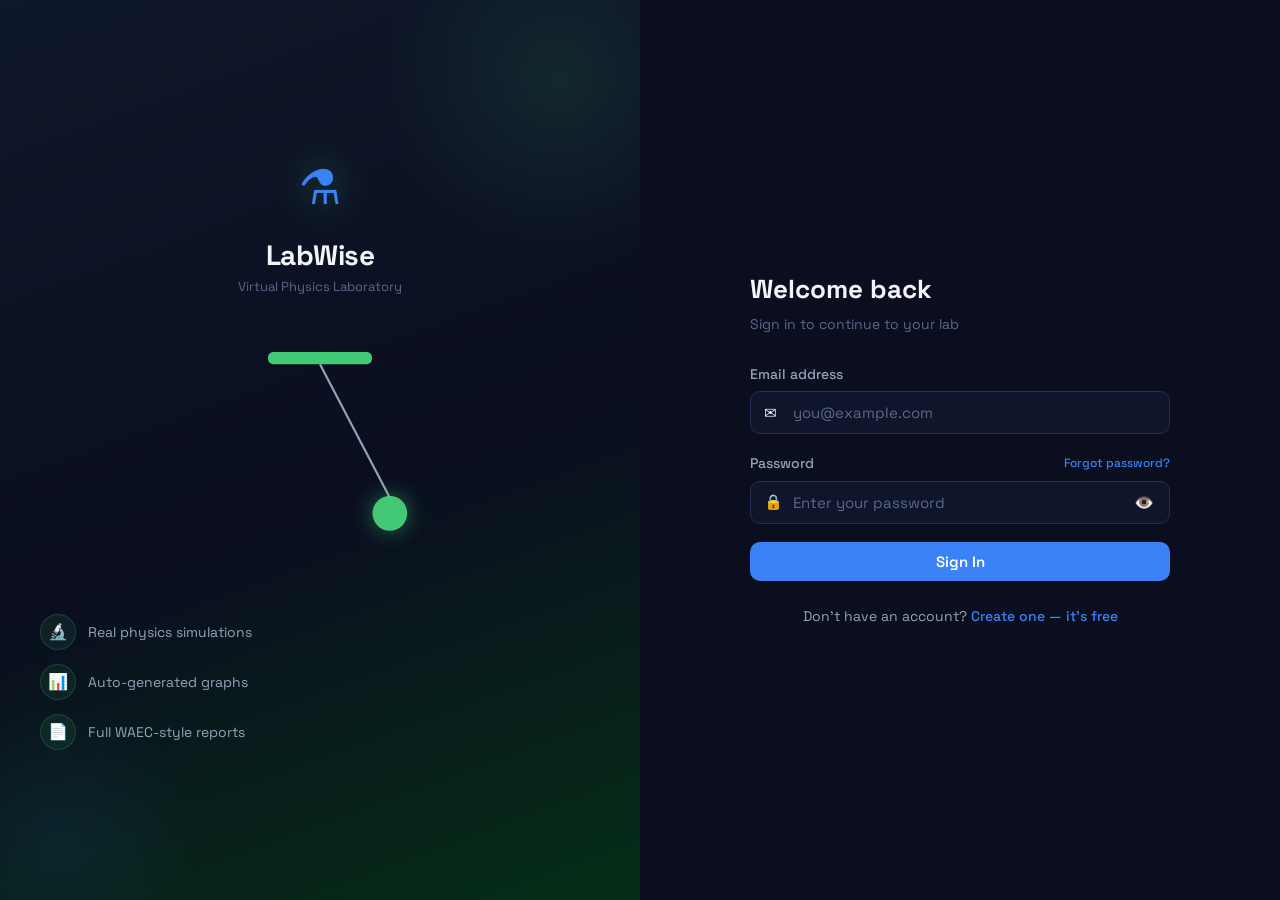
<file: pages/dashboard.html>
<!DOCTYPE html>
<html lang="en">
<head>
  <meta charset="UTF-8"/>
  <meta name="viewport" content="width=device-width, initial-scale=1.0"/>
  <title>LabWise — Dashboard</title>
  <link rel="stylesheet" href="../css/global.css"/>
  <link rel="stylesheet" href="../css/sidebar.css"/>
  <link rel="stylesheet" href="../css/dashboard.css"/>
  <link rel="icon" type="image/png" href="../favicon.png">
</head>
<body>

  <div class="sidebar" id="sidebar"></div>

  <div class="main-content">

    <div class="topbar">
      <div class="topbar-greeting">
        <h1 id="greeting">Welcome back 👋</h1>
        <p id="greeting-sub">Here's what's happening in your lab today.</p>
      </div>
      <div class="topbar-actions">
        <div class="topbar-avatar" id="topbar-avatar"
             title="Account" onclick="window.location.href='account.html'">U</div>
      </div>
    </div>

    <div class="dashboard-content">

      <!-- Hero banner -->
      <div class="hero-banner">
        <div class="hero-banner-eyebrow">LabWise · Virtual Physics Lab</div>
        <h2>Perform WAEC Physics<br/>Practicals Virtually</h2>
        <a href="create-experiment.html" class="btn-primary btn-large">
          ➕ Create Experiment
        </a>
      </div>

      <!-- Stats -->
      <section>
        <div class="stats-row">
          <div class="stat-glass">
            <div class="stat-glass-num" id="stat-total">—</div>
            <div class="stat-glass-label">Total Sessions</div>
          </div>
          <div class="stat-glass">
            <div class="stat-glass-num" id="stat-completed">—</div>
            <div class="stat-glass-label">Completed</div>
          </div>
          <div class="stat-glass">
            <div class="stat-glass-num" id="stat-in-progress">—</div>
            <div class="stat-glass-label">In Progress</div>
          </div>
          <div class="stat-glass">
            <div class="stat-glass-num" id="stat-tier">Free</div>
            <div class="stat-glass-label">Current Plan</div>
          </div>
        </div>
      </section>

      <!-- Recent experiments -->
      <section>
        <div class="section-header">
          <h3>Recent Experiments</h3>
          <a href="results.html" class="section-link">View all →</a>
        </div>
        <div class="recent-grid" id="recent-grid">
          <div class="list-empty" id="recent-empty">
            No experiments yet — create your first one above.
          </div>
        </div>
      </section>

      <!-- Available experiments -->
      <section>
        <div class="section-header">
          <h3>Available Experiments</h3>
          <a href="experiments.html" class="section-link">See all →</a>
        </div>
        <div class="available-grid" id="available-grid">
          <!-- populated by dashboard.js -->
        </div>
      </section>

    </div>
  </div>

  <script src="../js/utils/storage.js"></script>
  <script>Storage.applyTheme();</script>
  <script src="../js/utils/router.js"></script>
  <script src="../js/api/authApi.js"></script>
  <script src="../js/api/experimentApi.js"></script>
  <script src="../js/ui/sidebar.js"></script>
  <script src="../js/ui/dashboard.js"></script>
</body>
</html>
</file>
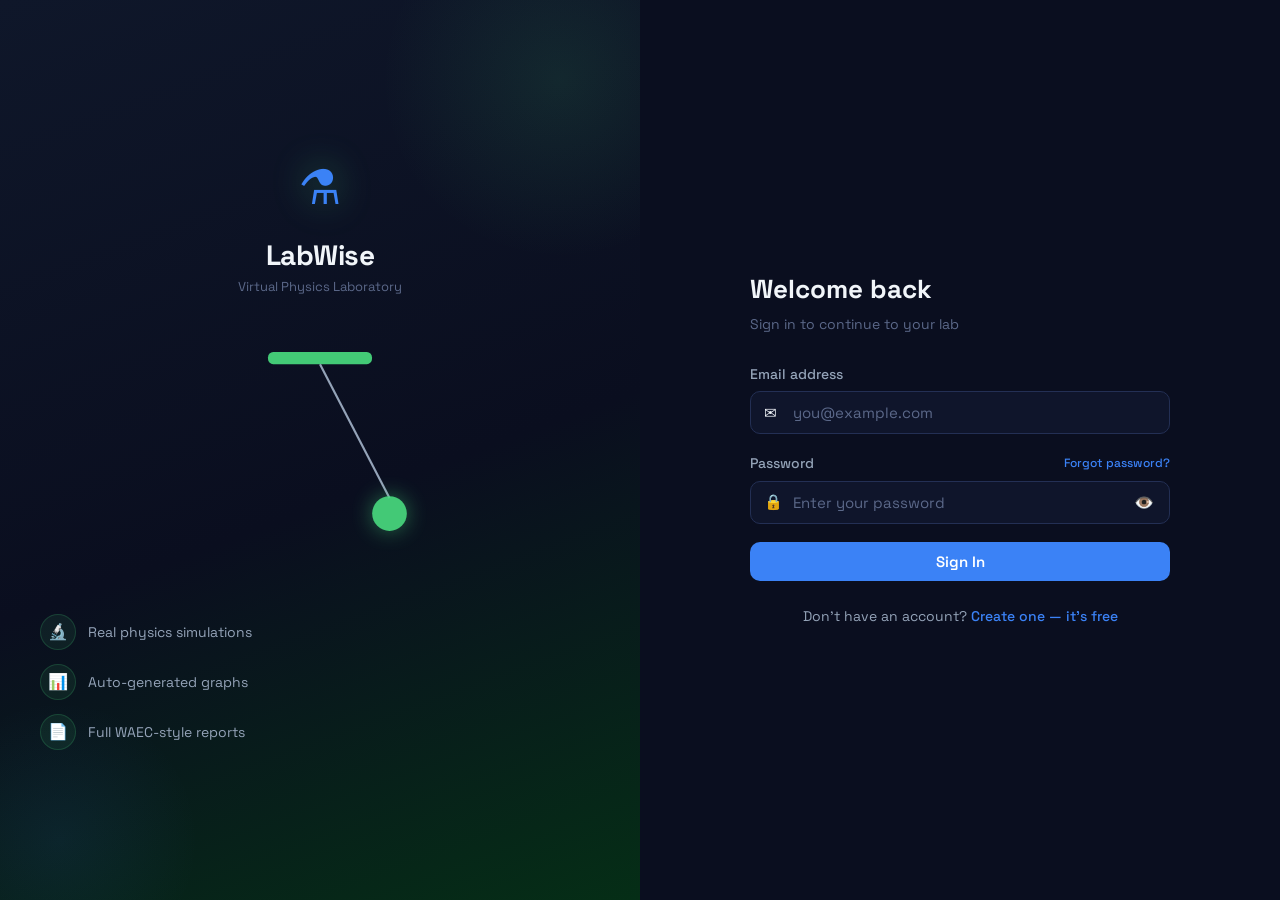
<file: pages/experiments.html>
<!DOCTYPE html>
<html lang="en">
<head>
  <meta charset="UTF-8"/>
  <meta name="viewport" content="width=device-width, initial-scale=1.0"/>
  <title>LabWise — Experiments</title>
  <link rel="icon" type="image/png" href="../favicon.png">
  <link rel="stylesheet" href="../css/global.css"/>
  <link rel="stylesheet" href="../css/sidebar.css"/>
  <link rel="stylesheet" href="../css/pages.css"/>
</head>
<body>

  <div class="sidebar" id="sidebar"></div>

  <div class="main-content">
    <div class="page-header">
      <h1>Experiments</h1>
      <p>Browse all available virtual physics practicals.</p>
    </div>

    <div class="page-content">

      <div class="tier-banner">
        <div class="tier-banner-text">
          You're on the <strong id="tier-banner-name">Free</strong> plan —
          <span id="tier-banner-detail">Simple Pendulum only.</span>
        </div>
        <a href="upgrade.html" class="btn-secondary">⭐ Upgrade Plan</a>
      </div>

      <div class="exp-full-grid" id="exp-grid">
        <!-- populated by experiments.js -->
      </div>

    </div>
  </div>

  <script src="../js/utils/storage.js"></script>
  <script>Storage.applyTheme();</script>
  <script src="../js/utils/router.js"></script>
  <script src="../js/api/authApi.js"></script>
  <script src="../js/api/experimentApi.js"></script>
  <script src="../js/ui/sidebar.js"></script>
  <script src="../js/ui/experiments.js"></script>
</body>
</html>
</file>
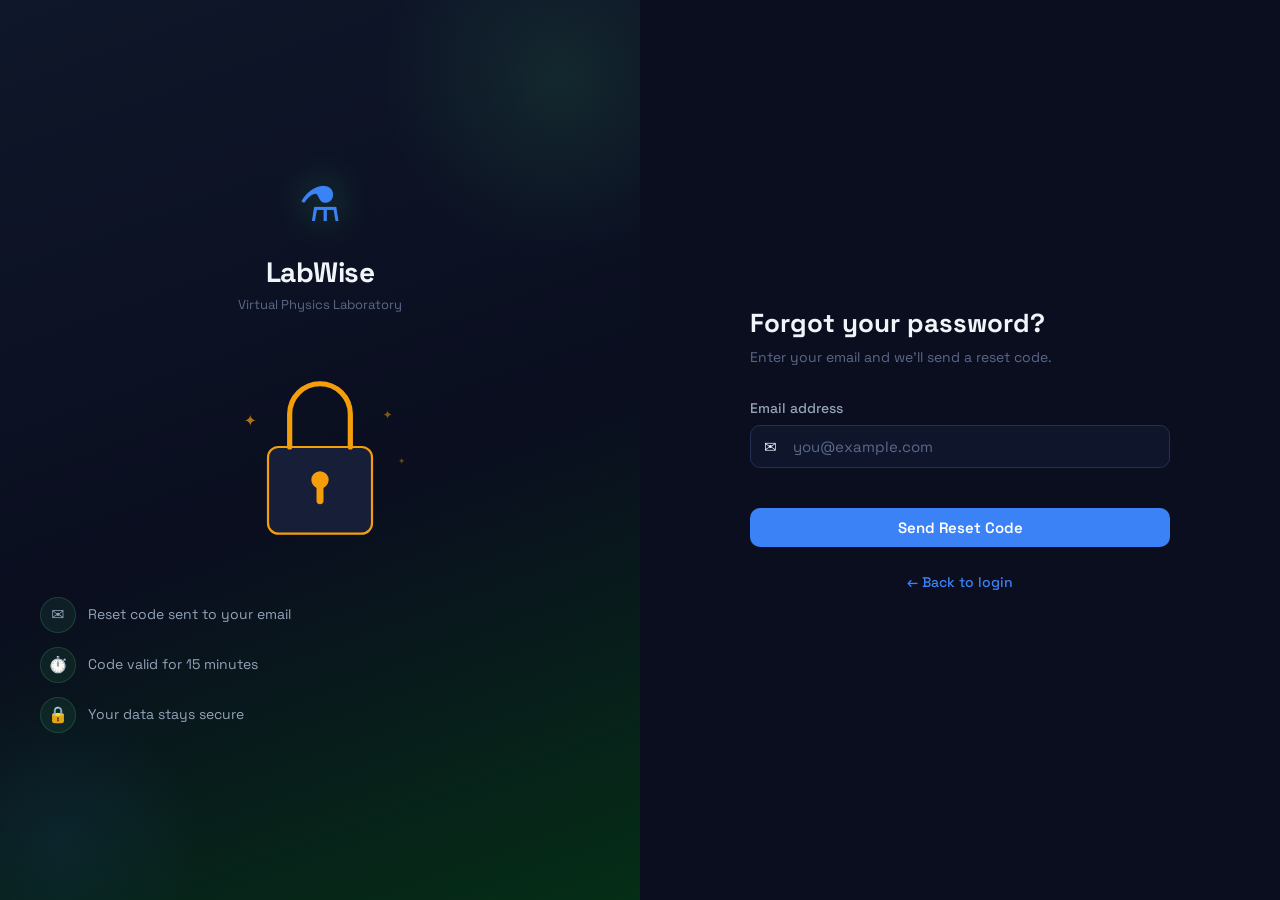
<file: pages/forgot-password.html>
<!DOCTYPE html>
<html lang="en">
<head>
  <meta charset="UTF-8"/>
  <meta name="viewport" content="width=device-width, initial-scale=1.0"/>
  <title>LabWise — Forgot Password</title>
  <link rel="icon" type="image/png" href="../favicon.png">
  <link rel="stylesheet" href="../css/global.css"/>
  <link rel="stylesheet" href="../css/auth.css"/>
</head>
<body class="auth-body">

  <div class="auth-wrapper">

    <!-- ── Left panel ── -->
    <div class="auth-left">
      <a href="index.html" class="brand">
        <div class="brand-icon">⚗️</div>
        <h1 class="brand-name">LabWise</h1>
        <p class="brand-tagline">Virtual Physics Laboratory</p>
      </a>

      <div class="auth-illustration">
        <svg viewBox="0 0 300 260" xmlns="http://www.w3.org/2000/svg">
          <!-- Padlock body -->
          <rect x="90" y="120" width="120" height="100" rx="12"
                fill="#161e38" stroke="#f59e0b" stroke-width="2.5"/>
          <!-- Padlock shackle -->
          <path d="M115 120 V82 a35 35 0 0 1 70 0 V120"
                stroke="#f59e0b" stroke-width="6" fill="none"
                stroke-linecap="round"/>
          <!-- Keyhole -->
          <circle cx="150" cy="158" r="10" fill="#f59e0b"/>
          <rect x="146" y="164" width="8" height="22" rx="4" fill="#f59e0b"/>
          <!-- Stars / reset sparkles -->
          <text x="62"  y="96"  font-size="18" fill="#f59e0b" opacity="0.7">✦</text>
          <text x="222" y="88"  font-size="14" fill="#f59e0b" opacity="0.5">✦</text>
          <text x="240" y="140" font-size="10" fill="#f59e0b" opacity="0.4">✦</text>
        </svg>
      </div>

      <div class="auth-features">
        <div class="feature-item">
          <span class="feature-icon">✉️</span>
          <span>Reset code sent to your email</span>
        </div>
        <div class="feature-item">
          <span class="feature-icon">⏱️</span>
          <span>Code valid for 15 minutes</span>
        </div>
        <div class="feature-item">
          <span class="feature-icon">🔒</span>
          <span>Your data stays secure</span>
        </div>
      </div>
    </div>

    <!-- ── Right panel ── -->
    <div class="auth-right">
      <div class="auth-card">

        <!-- STEP 1: Request code -->
        <div id="step-request">
          <div class="auth-header">
            <h2>Forgot your password?</h2>
            <p>Enter your email and we'll send a reset code.</p>
          </div>

          <form id="request-form" class="auth-form" novalidate>
            <div class="form-group">
              <label for="req-email">Email address</label>
              <div class="input-wrapper">
                <span class="input-icon">✉️</span>
                <input type="email" id="req-email" name="email"
                       placeholder="you@example.com"
                       autocomplete="email" required/>
              </div>
              <span class="field-error" id="req-email-error"></span>
            </div>

            <div id="request-error"   class="form-error   hidden"></div>
            <div id="request-success" class="form-success hidden"></div>

            <button type="submit" class="btn-primary btn-full" id="request-btn">
              <span class="btn-text">Send Reset Code</span>
              <span class="btn-loader hidden">⏳ Sending…</span>
            </button>
          </form>
        </div>

        <!-- STEP 2: Enter code + new password -->
        <div id="step-reset" class="hidden">
          <div class="auth-header">
            <h2>Reset your password</h2>
            <p>
              Enter the code sent to
              <span class="email-highlight" id="reset-email">your email</span>
              and choose a new password.
            </p>
          </div>

          <form id="reset-form" class="auth-form" novalidate>

            <div class="form-group">
              <label>Reset code</label>
              <div class="code-input-row" id="reset-code-inputs">
                <input type="text" class="code-digit" maxlength="1"
                       inputmode="numeric" pattern="[0-9]" data-index="0"/>
                <input type="text" class="code-digit" maxlength="1"
                       inputmode="numeric" pattern="[0-9]" data-index="1"/>
                <input type="text" class="code-digit" maxlength="1"
                       inputmode="numeric" pattern="[0-9]" data-index="2"/>
                <input type="text" class="code-digit" maxlength="1"
                       inputmode="numeric" pattern="[0-9]" data-index="3"/>
                <input type="text" class="code-digit" maxlength="1"
                       inputmode="numeric" pattern="[0-9]" data-index="4"/>
                <input type="text" class="code-digit" maxlength="1"
                       inputmode="numeric" pattern="[0-9]" data-index="5"/>
              </div>
            </div>

            <div class="form-group">
              <label for="new-password">New password</label>
              <div class="input-wrapper">
                <span class="input-icon">🔒</span>
                <input type="password" id="new-password"
                       placeholder="At least 6 characters"
                       autocomplete="new-password" required/>
                <button type="button" class="toggle-password"
                        id="toggle-new-password">👁️</button>
              </div>
              <span class="field-error" id="new-password-error"></span>
            </div>

            <div id="reset-error"   class="form-error   hidden"></div>
            <div id="reset-success" class="form-success hidden"></div>

            <button type="submit" class="btn-primary btn-full" id="reset-btn">
              <span class="btn-text">Reset Password</span>
              <span class="btn-loader hidden">⏳ Resetting…</span>
            </button>

          </form>
        </div>

        <div class="auth-footer">
          <p><a href="login.html">← Back to login</a></p>
        </div>

      </div>
    </div>

  </div>

  <script src="../js/utils/storage.js"></script>
  <script src="../js/utils/router.js"></script>
  <script src="../js/utils/validator.js"></script>
  <script src="../js/api/authApi.js"></script>
  <script src="../js/auth/forgot-password.js"></script>
</body>
</html>
</file>
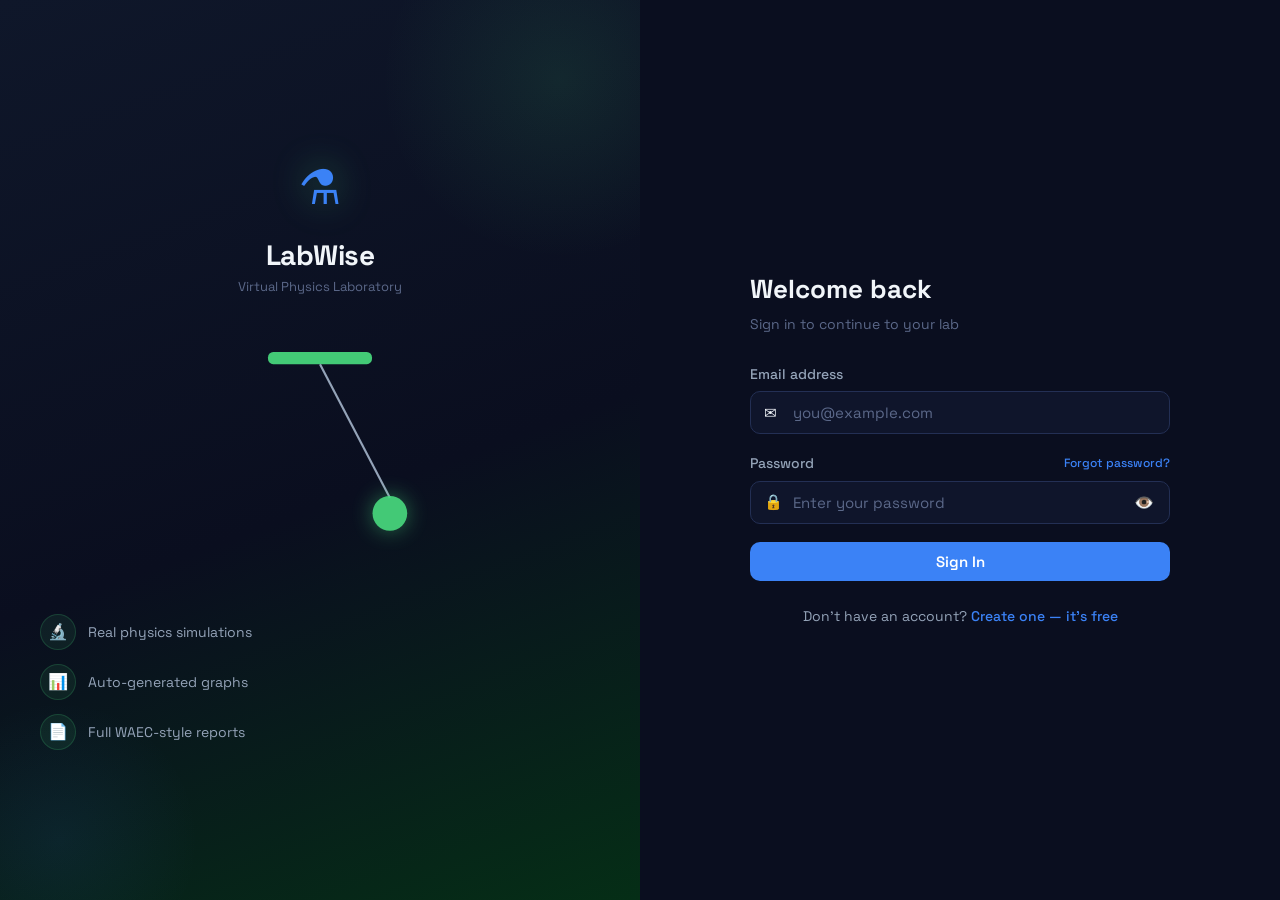
<file: pages/graph.html>
<!DOCTYPE html>
<html lang="en">
<head>
  <meta charset="UTF-8"/>
  <meta name="viewport" content="width=device-width, initial-scale=1.0"/>
  <title>LabWise — Graph</title>
  <link rel="icon" type="image/png" href="../favicon.png">
  <link rel="stylesheet" href="../css/global.css"/>
  <link rel="stylesheet" href="../css/sidebar.css"/>
  <link rel="stylesheet" href="../css/graph-report.css"/>
</head>
<body>

  <div class="sidebar" id="sidebar"></div>

  <div class="main-content">

    <!-- ── Topbar ── -->
    <div class="graph-topbar">
      <div class="graph-topbar-left">
        <button class="lab-back-btn" onclick="history.back()">← Lab</button>
        <h1 class="graph-page-title" id="graph-page-title">Graph</h1>
      </div>
      <div style="display:flex;align-items:center;gap:10px;">
        <span class="lab-trial-badge" id="graph-exp-badge">—</span>
        <a href="report.html" class="btn-primary" id="view-report-btn">
          View Full Report →
        </a>
      </div>
    </div>

    <!-- ── Graph layout: canvas | sidebar ── -->
    <div class="graph-layout">

      <!-- Canvas card -->
      <div class="graph-canvas-card">
        <h2 id="graph-title">Graph of — against —</h2>
        <p id="graph-subtitle">—</p>
        <canvas id="graph-canvas" width="700" height="480"></canvas>
      </div>

      <!-- Stats sidebar -->
      <div class="graph-sidebar">

        <!-- Big result -->
        <div class="result-card">
          <div class="result-label" id="result-label">Result</div>
          <div class="result-value-big" id="result-value">—</div>
          <div class="result-unit"        id="result-unit">—</div>
          <div class="result-uncertainty" id="result-uncertainty">± —</div>
        </div>

        <!-- Graph stats -->
        <div class="graph-stat-panel">
          <h3>Graph Statistics</h3>
          <div class="graph-stat-row">
            <span>Gradient</span>
            <span id="stat-gradient">—</span>
          </div>
          <div class="graph-stat-row">
            <span>Intercept</span>
            <span id="stat-intercept">—</span>
          </div>
          <div class="graph-stat-row">
            <span>R²</span>
            <span id="stat-r2">—</span>
          </div>
          <div class="graph-stat-row">
            <span>Data points</span>
            <span id="stat-points">—</span>
          </div>
        </div>

        <!-- Quick summary -->
        <div class="graph-stat-panel" id="quick-summary-panel">
          <h3>Quick Summary</h3>
          <div id="quick-summary-content">—</div>
        </div>

      </div>
    </div>

    <!-- ── Data table ── -->
    <div class="graph-table-card">
      <h3>📋 Readings Summary</h3>
      <table class="graph-data-table">
        <thead id="graph-table-head"></thead>
        <tbody id="graph-table-body"></tbody>
      </table>
    </div>

    <!-- ── Actions ── -->
    <div class="graph-actions">
      <a href="create-experiment.html" class="btn-secondary">
        ➕ New Experiment
      </a>
      <a href="report.html" class="btn-primary" id="report-btn">
        View Full Report →
      </a>
    </div>

  </div>

  <script src="../js/utils/storage.js"></script>
  <script>Storage.applyTheme();</script>
  <script src="../js/utils/router.js"></script>
  <script src="../js/api/experimentApi.js"></script>
  <script src="../js/ui/sidebar.js"></script>
  <script src="../js/ui/graph.js"></script>
</body>
</html>
</file>
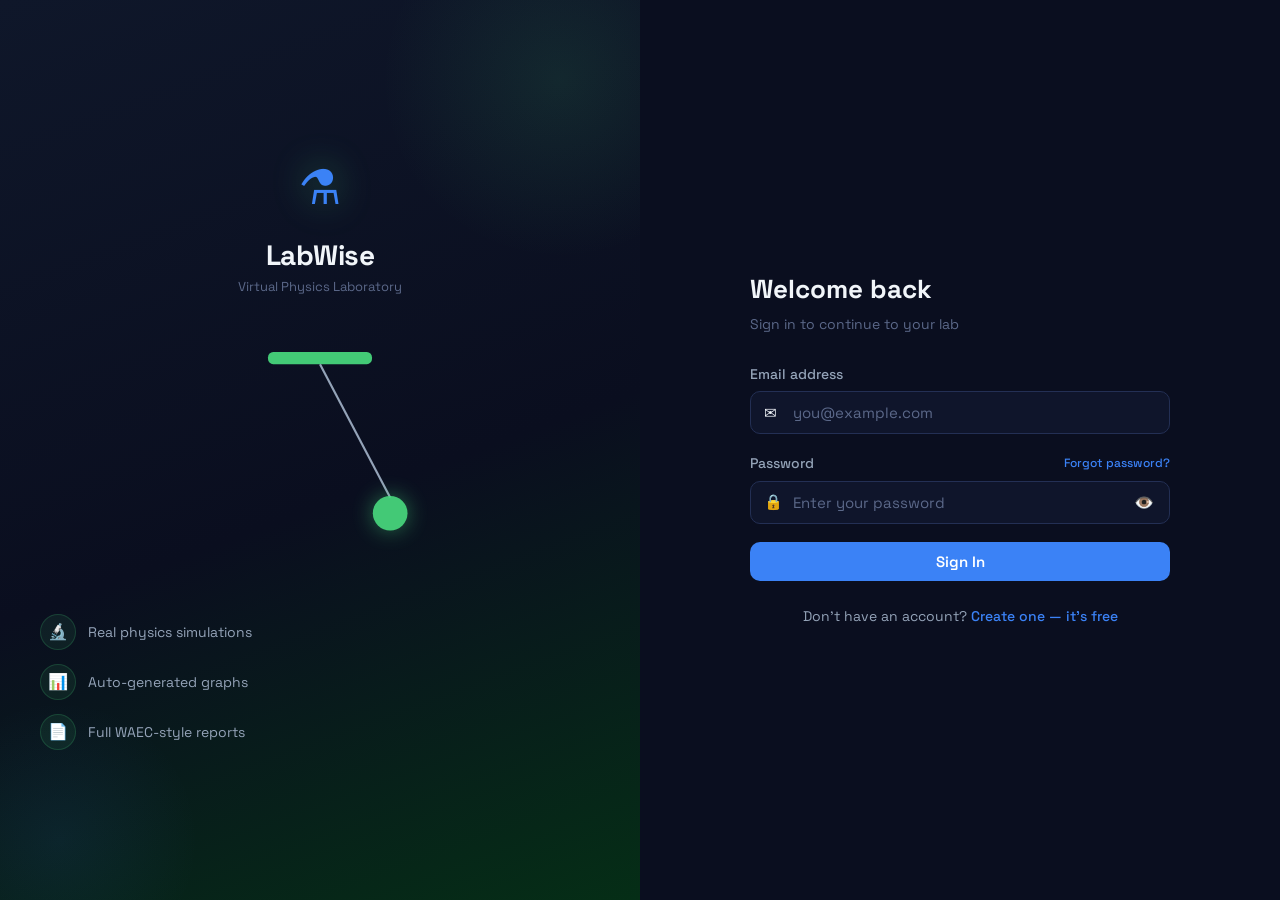
<file: pages/lab.html>
<!DOCTYPE html>
<html lang="en">
<head>
  <meta charset="UTF-8"/>
  <meta name="viewport" content="width=device-width, initial-scale=1.0"/>
  <title>LabWise — Lab Bench</title>
  <link rel="icon" type="image/png" href="../favicon.png">
  <link rel="stylesheet" href="../css/global.css"/>
  <link rel="stylesheet" href="../css/sidebar.css"/>
  <link rel="stylesheet" href="../css/lab.css"/>
</head>
<body>

  <div class="sidebar" id="sidebar"></div>

  <div class="main-content">

    <!-- ── Lab topbar ── -->
    <div class="lab-topbar">
      <div class="lab-topbar-left">
        <button class="lab-back-btn" onclick="history.back()">← Back</button>
        <h1 class="lab-title" id="lab-title">Lab Bench</h1>
      </div>
      <div class="lab-trial-badge" id="trial-badge">Trial 1 of 5</div>
    </div>

    <!-- ── Question panel (persistent, collapsible) ── -->
    <div class="question-panel" id="question-panel">
      <div class="question-panel-header" id="question-toggle">
        <h3>📋 Your Question — stays visible throughout</h3>
        <span class="question-panel-toggle">▼</span>
      </div>
      <div class="question-panel-body">
        <div class="question-panel-formula" id="q-formula">—</div>
        <div class="question-panel-text"   id="q-text">Loading question…</div>
      </div>
    </div>

    <!-- ── Two-column lab layout ── -->
    <div class="lab-layout">

      <!-- ══════════════════════════════════════
           LEFT — Simulation
      ══════════════════════════════════════ -->
      <div class="lab-sim-panel">

        <div class="sim-header">
          <h2 id="sim-title">Simulation</h2>
          <span class="sim-info-text" id="sim-info">—</span>
        </div>

        <div class="sim-canvas-wrap">

          <!-- ── PENDULUM SVG ── -->
          <div class="sim-panel" id="sim-pendulum">
            <svg viewBox="0 0 400 340" xmlns="http://www.w3.org/2000/svg">
              <!-- Support bar -->
              <rect x="40" y="14" width="320" height="14" rx="6"
                    fill="#1e293b" stroke="#334155" stroke-width="1"/>
              <!-- Clamp -->
              <rect x="178" y="14" width="44" height="24" rx="4" fill="#475569"/>
              <rect x="191" y="36" width="18" height="8"  rx="4" fill="#64748b"/>
              <!-- Pivot bushing -->
              <ellipse cx="200" cy="48" rx="10" ry="5" fill="#92400e"/>
              <!-- String (animated) -->
              <line id="pend-string"
                    x1="200" y1="48" x2="200" y2="230"
                    stroke="#cbd5e1" stroke-width="2.5"/>
              <!-- Bob (animated) -->
              <circle id="pend-bob" cx="200" cy="248" r="20"
                      fill="#4ade80" stroke="#22c55e" stroke-width="2"
                      style="filter:drop-shadow(0 0 10px rgba(74,222,128,0.5))"/>
              <!-- Centre equilibrium line -->
              <line x1="200" y1="48" x2="200" y2="340"
                    stroke="#4ade80" stroke-width="1"
                    stroke-dasharray="6,5" opacity="0.15"/>
              <!-- Arc guide -->
              <path d="M 148 230 Q 200 268 252 230"
                    stroke="#4ade80" stroke-width="1" fill="none"
                    opacity="0.18" stroke-dasharray="4,4"/>
              <!-- Length dimension line -->
              <line id="pend-len-line" x1="238" y1="48" x2="238" y2="230"
                    stroke="#64748b" stroke-width="1" stroke-dasharray="3"/>
              <text id="pend-len-label" x="243" y="145"
                    fill="#64748b" font-size="13"
                    font-family="JetBrains Mono,monospace">L = — cm</text>
              <!-- Oscillation counter badge -->
              <rect x="8" y="8" width="128" height="28" rx="6"
                    fill="rgba(5,12,24,0.85)"/>
              <text id="osc-display" x="16" y="27"
                    fill="#4ade80" font-size="12"
                    font-family="JetBrains Mono,monospace"
                    font-weight="500">Swings: 0 / —</text>
            </svg>
          </div>

          <!-- ── HOOKE'S LAW SVG ── -->
          <div class="sim-panel" id="sim-hookes">
            <svg viewBox="0 0 400 360" xmlns="http://www.w3.org/2000/svg">
              <!-- Ceiling -->
              <rect x="0" y="0" width="400" height="16" fill="#1e293b"/>
              <!-- Clamp bracket -->
              <rect x="148" y="0" width="104" height="28" rx="4" fill="#334155"/>
              <rect x="188" y="28" width="24" height="8" rx="4" fill="#64748b"/>
              <!-- Retort stand rod -->
              <rect x="56"  y="16" width="16" height="340" rx="3" fill="#1e3a5f" stroke="#334155"/>
              <!-- Ruler markings -->
              <g fill="#94a3b8" font-size="9" font-family="JetBrains Mono,monospace">
                <text x="60" y="46" >0</text>
                <text x="58" y="96" >5</text>
                <text x="56" y="146">10</text>
                <text x="56" y="196">15</text>
                <text x="56" y="246">20</text>
                <text x="56" y="296">25</text>
              </g>
              <g stroke="#334155" stroke-width="1">
                <line x1="72" y1="42"  x2="78" y2="42"/>
                <line x1="72" y1="92"  x2="78" y2="92"/>
                <line x1="72" y1="142" x2="78" y2="142"/>
                <line x1="72" y1="192" x2="78" y2="192"/>
                <line x1="72" y1="242" x2="78" y2="242"/>
                <line x1="72" y1="292" x2="78" y2="292"/>
              </g>
              <!-- Spring (built by JS) -->
              <path id="spring-path" d=""
                    stroke="#22d3ee" stroke-width="3" fill="none"
                    stroke-linecap="round"
                    style="filter:drop-shadow(0 0 4px rgba(34,211,238,0.35))"/>
              <!-- Pointer line -->
              <line id="spring-pointer"
                    x1="82" y1="178" x2="132" y2="178"
                    stroke="#f59e0b" stroke-width="2" stroke-dasharray="5"/>
              <!-- Natural length marker -->
              <line id="natural-marker"
                    x1="72" y1="72" x2="132" y2="72"
                    stroke="#4ade80" stroke-width="1.5" stroke-dasharray="4"/>
              <text id="natural-label" x="136" y="76"
                    fill="#4ade80" font-size="10"
                    font-family="JetBrains Mono,monospace">L₀</text>
              <!-- Mass block -->
              <rect id="hookes-mass-rect"
                    x="152" y="178" width="76" height="42" rx="7"
                    fill="#3b82f6" stroke="#2563eb" stroke-width="2"
                    opacity="0"/>
              <text id="hookes-mass-label"
                    x="190" y="204" text-anchor="middle"
                    fill="#fff" font-size="13"
                    font-family="JetBrains Mono,monospace"
                    font-weight="600" opacity="0">—</text>
              <!-- Readings display box -->
              <rect x="248" y="18" width="140" height="68" rx="8"
                    fill="rgba(5,12,24,0.85)"/>
              <text x="258" y="38" fill="#94a3b8" font-size="10"
                    font-family="JetBrains Mono,monospace">New length:</text>
              <text id="hookes-new-len-display" x="258" y="56"
                    fill="#22d3ee" font-size="16"
                    font-family="JetBrains Mono,monospace"
                    font-weight="600">— cm</text>
              <text id="hookes-ext-display" x="258" y="74"
                    fill="#4ade80" font-size="11"
                    font-family="JetBrains Mono,monospace">ext: — cm</text>
            </svg>
          </div>

          <!-- ── MOMENTS SVG ── -->
          <div class="sim-panel" id="sim-moments">
            <svg viewBox="0 0 480 300" xmlns="http://www.w3.org/2000/svg">
              <!-- Base support -->
              <rect x="200" y="256" width="80"  height="14" rx="4" fill="#334155"/>
              <rect x="230" y="154" width="20"  height="106" rx="4" fill="#475569"/>
              <!-- Pivot triangle -->
              <polygon id="moments-pivot-tri"
                       points="240,154 226,178 254,178" fill="#f59e0b"/>
              <!-- Metre rule group (rotates around pivot) -->
              <g id="moments-rule-group">
                <!-- Rule beam -->
                <rect x="32" y="144" width="416" height="14" rx="7"
                      fill="#d97706" stroke="#b45309" stroke-width="1.5"/>
                <!-- Centimetre labels -->
                <g fill="#78350f" font-size="8"
                   font-family="JetBrains Mono,monospace">
                  <text x="38"  y="142">0</text>
                  <text x="118" y="142">20</text>
                  <text x="198" y="140">50</text>
                  <text x="278" y="142">75</text>
                  <text x="408" y="142">100</text>
                </g>
                <!-- Left mass -->
                <rect id="left-mass-rect"
                      x="68" y="158" width="44" height="28" rx="5"
                      fill="#8b5cf6" opacity="0"/>
                <text id="left-mass-label"
                      x="90" y="177" text-anchor="middle"
                      fill="#fff" font-size="11"
                      font-family="JetBrains Mono,monospace"
                      font-weight="600" opacity="0">—</text>
                <!-- Right mass -->
                <rect id="right-mass-rect"
                      x="368" y="158" width="44" height="28" rx="5"
                      fill="#ef4444" opacity="0"/>
                <text id="right-mass-label"
                      x="390" y="177" text-anchor="middle"
                      fill="#fff" font-size="11"
                      font-family="JetBrains Mono,monospace"
                      font-weight="600" opacity="0">—</text>
              </g>
              <!-- Balance status badge -->
              <rect x="158" y="8" width="164" height="40" rx="8"
                    fill="rgba(5,12,24,0.85)"/>
              <text id="balance-status"
                    x="240" y="33" text-anchor="middle"
                    fill="#4ade80" font-size="13"
                    font-family="JetBrains Mono,monospace"
                    font-weight="600">⚖️ —</text>
              <!-- M₁ display -->
              <rect x="8"   y="230" width="148" height="46" rx="8"
                    fill="rgba(5,12,24,0.75)"/>
              <text x="18" y="250" fill="#8b5cf6" font-size="10"
                    font-family="JetBrains Mono,monospace">Anticlockwise (M₁)</text>
              <text id="moment1-display"
                    x="18" y="268"
                    fill="#c4b5fd" font-size="15"
                    font-family="JetBrains Mono,monospace"
                    font-weight="600">— N·m</text>
              <!-- M₂ display -->
              <rect x="324" y="230" width="148" height="46" rx="8"
                    fill="rgba(5,12,24,0.75)"/>
              <text x="334" y="250" fill="#ef4444" font-size="10"
                    font-family="JetBrains Mono,monospace">Clockwise (M₂)</text>
              <text id="moment2-display"
                    x="334" y="268"
                    fill="#fca5a5" font-size="15"
                    font-family="JetBrains Mono,monospace"
                    font-weight="600">— N·m</text>
            </svg>
          </div>

        </div>
        <!-- END sim-canvas-wrap -->

        <!-- Stopwatch bar (shown for pendulum only) -->
        <div class="stopwatch-bar hidden" id="stopwatch-bar">
          <span class="sw-time" id="sw-time">00.00</span>
          <span class="sw-unit">seconds</span>
        </div>

      </div>
      <!-- END lab-sim-panel -->


      <!-- ══════════════════════════════════════
           RIGHT — Input panel + Data table
      ══════════════════════════════════════ -->
      <div class="lab-right">

        <!-- Input panel -->
        <div class="input-panel">

          <div class="input-panel-header">
            <h3>Record Reading</h3>
            <span class="trial-indicator">
              Trial <span id="input-trial-num">1</span>
            </span>
          </div>

          <!-- ════ PENDULUM INPUTS (WAEC format) ════ -->
          <div class="exp-inputs" id="inputs-pendulum">

            <!-- Step 1: Length -->
            <div class="pend-step-block">
              <div class="pend-step-title">① Measure &amp; enter length L</div>
              <div class="input-row">
                <label>Length — pivot to centre of bob</label>
                <div class="input-with-unit">
                  <input type="number" id="pend-length"
                         placeholder="e.g. 40.0" step="0.1" min="10" max="200"/>
                  <span class="unit-label">cm</span>
                </div>
              </div>
            </div>

            <!-- Step 2: Release and time -->
            <div class="pend-step-block">
              <div class="pend-step-title">② Release bob and time <span id="pend-osc-display">—</span> oscillations</div>
              <div class="timing-slot-info" id="timing-slot-info">
                Enter length above, then click Release Bob
              </div>
              <button type="button" class="btn-release-bob" id="release-bob-btn">
                🔵 Release Bob
              </button>
              <!-- t is auto-filled by simulation -->
              <div class="timing-row" style="margin-top:10px;">
                <span class="timing-label">t (s)</span>
                <div class="input-with-unit">
                  <input type="number" id="pend-t"
                         placeholder="auto-filled by simulation"
                         step="0.01" readonly
                         style="background:var(--bg-card);color:var(--cyan);font-weight:600;"/>
                  <span class="unit-label">s</span>
                </div>
              </div>
            </div>

            <!-- Step 3: Student calculates T and T² -->
            <div class="pend-step-block">
              <div class="pend-step-title">③ Calculate T and T² yourself</div>
              <p class="pend-step-note" style="margin-bottom:10px;">
                Use the formula: <strong>T = t ÷ N</strong> &nbsp;|&nbsp; <strong>T² = T × T</strong>
              </p>

              <div class="timing-row">
                <span class="timing-label">T (s)</span>
                <div class="input-with-unit">
                  <input type="number" id="pend-T"
                         placeholder="= t ÷ N" step="0.01" min="0"/>
                  <span class="unit-label">s</span>
                </div>
              </div>

              <div class="timing-row" style="margin-top:8px;">
                <span class="timing-label">T² (s²)</span>
                <div class="input-with-unit">
                  <input type="number" id="pend-T2"
                         placeholder="= T × T" step="0.0001" min="0"/>
                  <span class="unit-label">s²</span>
                </div>
              </div>

              <!-- Live validation feedback -->
              <div id="calc-validation-msg" class="calc-msg" style="margin-top:8px;font-size:12px;"></div>
            </div>

          </div>
          <!-- END pendulum inputs -->

          <!-- ════ HOOKE'S LAW INPUTS ════ -->
          <div class="exp-inputs" id="inputs-hookes">
            <div class="input-info-row">
              <span class="input-info-label">Current mass:</span>
              <span class="input-info-val cyan" id="hookes-current-mass">— g</span>
            </div>
            <div class="input-info-row">
              <span class="input-info-label">Natural length:</span>
              <span class="input-info-val" id="hookes-natural-display">— cm</span>
            </div>
            <div class="input-row">
              <label>New length of spring</label>
              <div class="input-with-unit">
                <input type="number" id="hookes-new-length"
                       placeholder="e.g. 14.5" step="0.1" min="5" max="80"/>
                <span class="unit-label">cm</span>
              </div>
            </div>
            <div class="input-info-row">
              <span class="input-info-label">Extension:</span>
              <span class="input-info-val green" id="hookes-ext-preview">— cm</span>
            </div>
          </div>
          <!-- END hookes inputs -->

          <!-- ════ MOMENTS INPUTS ════ -->
          <div class="exp-inputs" id="inputs-moments">
            <p style="font-size:12px;color:var(--text-muted);">
              Hang weights, adjust until the rule is level, then record.
            </p>
            <div class="moments-sides">
              <!-- Left side -->
              <div>
                <div class="side-label">Left (Anticlockwise)</div>
                <div class="input-row">
                  <label>Force F₁ (N)</label>
                  <div class="input-with-unit">
                    <input type="number" id="moments-f1"
                           placeholder="e.g. 3.0" step="0.5" min="0.5" max="15"/>
                    <span class="unit-label">N</span>
                  </div>
                </div>
                <div class="input-row" style="margin-top:8px;">
                  <label>Distance d₁ (cm)</label>
                  <div class="input-with-unit">
                    <input type="number" id="moments-d1"
                           placeholder="e.g. 30" step="1" min="5" max="45"/>
                    <span class="unit-label">cm</span>
                  </div>
                </div>
                <div class="moment-preview">M₁ = <span id="m1-preview">—</span> N·cm</div>
              </div>
              <div class="moments-divider">⚖️</div>
              <!-- Right side -->
              <div>
                <div class="side-label">Right (Clockwise)</div>
                <div class="input-row">
                  <label>Force F₂ (N)</label>
                  <div class="input-with-unit">
                    <input type="number" id="moments-f2"
                           placeholder="e.g. 2.0" step="0.5" min="0.5" max="15"/>
                    <span class="unit-label">N</span>
                  </div>
                </div>
                <div class="input-row" style="margin-top:8px;">
                  <label>Distance d₂ (cm)</label>
                  <div class="input-with-unit">
                    <input type="number" id="moments-d2"
                           placeholder="e.g. 45" step="1" min="5" max="45"/>
                    <span class="unit-label">cm</span>
                  </div>
                </div>
                <div class="moment-preview">M₂ = <span id="m2-preview">—</span> N·cm</div>
              </div>
            </div>
            <div class="balance-preview hidden" id="balance-preview"></div>
          </div>
          <!-- END moments inputs -->

          <div id="input-error" class="form-error hidden"></div>

          <div class="input-actions">
            <button class="btn-secondary" id="undo-btn" disabled>↩ Undo</button>
            <button class="btn-primary"   id="record-btn">Record ✓</button>
          </div>

        </div>
        <!-- END input-panel -->

        <!-- Data table -->
        <div class="data-table-panel">
          <div class="table-panel-header">
            <h3>📋 Data Table</h3>
            <span class="readings-count" id="readings-count">0 readings</span>
          </div>
          <div class="table-scroll">
            <table class="data-table" id="data-table">
              <thead id="table-head"></thead>
              <tbody id="table-body"></tbody>
            </table>
          </div>
          <div class="finalize-area">
            <p class="finalize-status" id="finalize-status"></p>
            <button class="btn-finalize hidden" id="finalize-btn">
              Finish &amp; View Graph →
            </button>
          </div>
        </div>

      </div>
      <!-- END lab-right -->

    </div>
    <!-- END lab-layout -->

  </div>
  <!-- END main-content -->

  <script src="../js/utils/storage.js"></script>
  <script>Storage.applyTheme();</script>
  <script src="../js/utils/router.js"></script>
  <script src="../js/api/experimentApi.js"></script>
  <script src="../js/experiments/pendulum.js"></script>
  <script src="../js/experiments/hookesLaw.js"></script>
  <script src="../js/experiments/moments.js"></script>
  <script src="../js/ui/sidebar.js"></script>
  <script src="../js/ui/lab.js"></script>
</body>
</html>
</file>
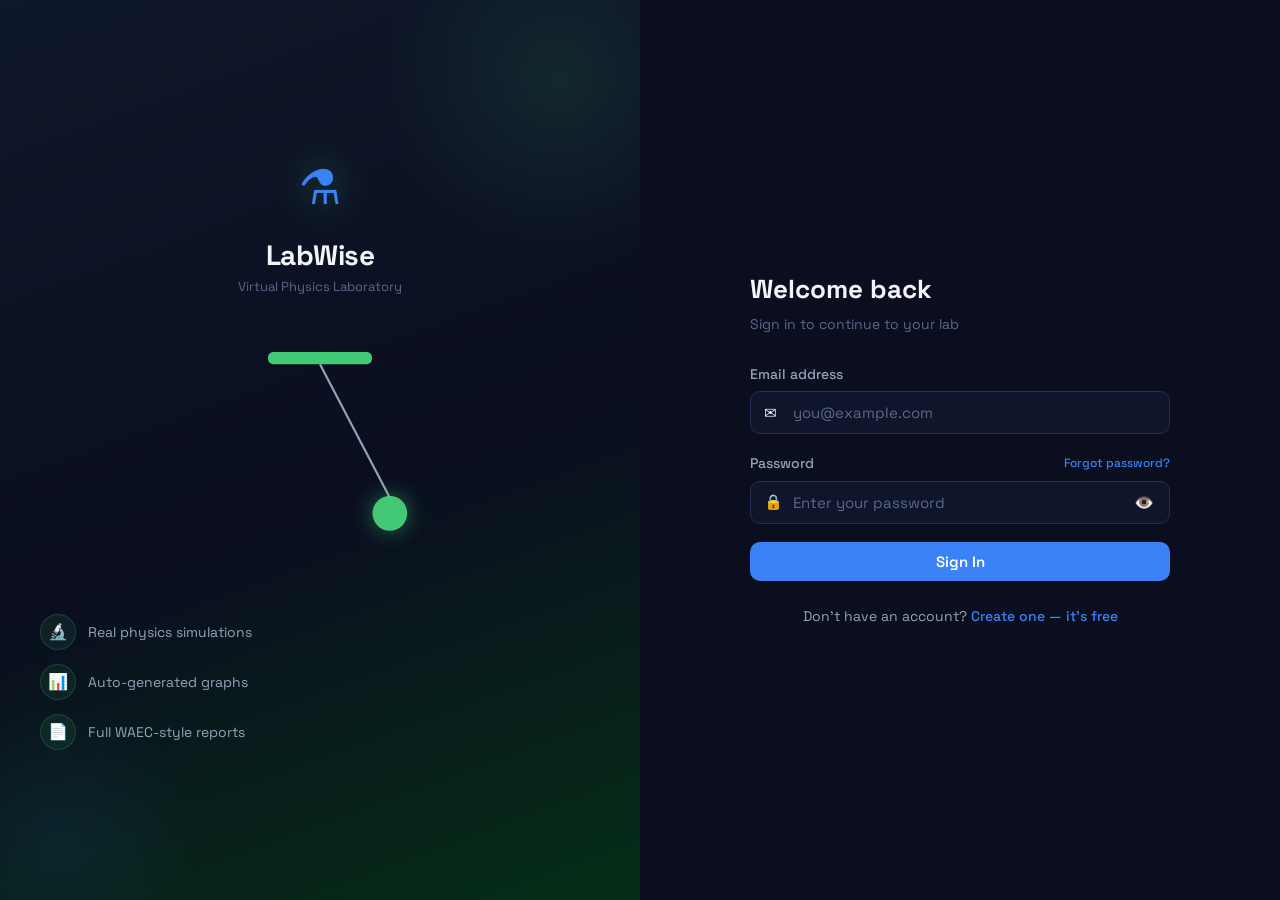
<file: pages/login.html>
<!DOCTYPE html>
<html lang="en">
<head>
  <meta charset="UTF-8"/>
  <meta name="viewport" content="width=device-width, initial-scale=1.0"/>
  <title>LabWise — Sign In</title>
  <link rel="icon" type="image/png" href="../favicon.png">
  <link rel="stylesheet" href="../css/global.css"/>
  <link rel="stylesheet" href="../css/auth.css"/>
</head>
<body class="auth-body">

  <div class="auth-wrapper">

    <!-- ── Left panel ── -->
    <div class="auth-left">
      <a href="index.html" class="brand">
        <div class="brand-icon">⚗️</div>
        <h1 class="brand-name">LabWise</h1>
        <p class="brand-tagline">Virtual Physics Laboratory</p>
      </a>
      <div class="auth-illustration">
        <svg viewBox="0 0 300 300" xmlns="http://www.w3.org/2000/svg" id="pendulum-anim">
          <rect x="90" y="30" width="120" height="14" rx="6" fill="#4ade80" opacity="0.9"/>
          <line id="auth-string" x1="150" y1="44" x2="150" y2="200"
                stroke="#94a3b8" stroke-width="2.5"/>
          <circle id="auth-bob" cx="150" cy="218" r="20"
                  fill="#4ade80" opacity="0.9"
                  style="filter:drop-shadow(0 0 12px rgba(74,222,128,0.5))"/>
        </svg>
      </div>
      <div class="auth-features">
        <div class="feature-item"><span class="feature-icon">🔬</span><span>Real physics simulations</span></div>
        <div class="feature-item"><span class="feature-icon">📊</span><span>Auto-generated graphs</span></div>
        <div class="feature-item"><span class="feature-icon">📄</span><span>Full WAEC-style reports</span></div>
      </div>
    </div>

    <!-- ── Right panel ── -->
    <div class="auth-right">
      <div class="auth-card">

        <!-- STEP 1: Email + Password -->
        <div id="login-form-wrap">
          <div class="auth-header">
            <h2>Welcome back</h2>
            <p>Sign in to continue to your lab</p>
          </div>

          <form id="login-form" class="auth-form" novalidate>
            <div class="form-group">
              <label for="email">Email address</label>
              <div class="input-wrapper">
                <span class="input-icon">✉️</span>
                <input type="email" id="email" placeholder="you@example.com"
                       autocomplete="email" required/>
              </div>
            </div>

            <div class="form-group">
              <div class="label-row">
                <label for="password">Password</label>
                <a href="forgot-password.html" class="link-small">Forgot password?</a>
              </div>
              <div class="input-wrapper">
                <span class="input-icon">🔒</span>
                <input type="password" id="password" placeholder="Enter your password"
                       autocomplete="current-password" required/>
                <button type="button" class="toggle-password" id="toggle-password">👁️</button>
              </div>
            </div>

            <div id="form-error" class="form-error hidden"></div>

            <button type="submit" class="btn-primary btn-full" id="login-btn">
              <span class="btn-text">Sign In</span>
              <span class="btn-loader hidden">⏳ Checking…</span>
            </button>
          </form>

          <div class="auth-footer">
            <p>Don't have an account? <a href="signup.html">Create one — it's free</a></p>
          </div>
        </div>

        <!-- STEP 2: OTP Code -->
        <div id="otp-form-wrap" class="hidden">
          <div class="auth-header">
            <h2>Check your email</h2>
            <p>We sent a 6-digit code to</p>
            <p><strong id="otp-email-display" style="color:var(--blue);">—</strong></p>
          </div>

          <form id="otp-form" class="auth-form" novalidate>
            <div class="form-group">
              <label for="otp-code">Verification code</label>
              <input type="number" id="otp-code"
                     placeholder="Enter 6-digit code"
                     maxlength="6" style="text-align:center;font-size:24px;
                     letter-spacing:8px;font-family:var(--font-mono);"/>
            </div>

            <div id="otp-error" class="form-error hidden"></div>

            <button type="submit" class="btn-primary btn-full" id="otp-btn">
              <span class="btn-text">Verify & Sign In</span>
              <span class="btn-loader hidden">⏳ Verifying…</span>
            </button>
          </form>

          <div style="display:flex;flex-direction:column;align-items:center;gap:12px;margin-top:16px;">
            <button class="btn-text-link" id="resend-otp-btn">Resend code</button>
            <button class="btn-text-link" id="back-to-login">← Back to login</button>
          </div>
        </div>

      </div>
    </div>
  </div>

  <script src="../js/utils/storage.js"></script>
  <script src="../js/utils/router.js"></script>
  <script src="../js/utils/validator.js"></script>
  <script src="../js/api/authApi.js"></script>
  <script src="../js/auth/login.js"></script>

  <script>
    (function () {
      const string = document.getElementById('auth-string');
      const bob    = document.getElementById('auth-bob');
      if (!string || !bob) return;
      const pivotX = 150, pivotY = 44, len = 174, amp = 28;
      let start = null;
      function frame(ts) {
        if (!start) start = ts;
        const angle = amp * Math.sin(((ts - start) / 1000) * 1.8);
        const rad   = angle * Math.PI / 180;
        const bx    = pivotX + len * Math.sin(rad);
        const by    = pivotY + len * Math.cos(rad);
        string.setAttribute('x2', bx); string.setAttribute('y2', by);
        bob.setAttribute('cx', bx);    bob.setAttribute('cy', by + 18);
        requestAnimationFrame(frame);
      }
      requestAnimationFrame(frame);
    })();
  </script>
</body>
</html>
</file>
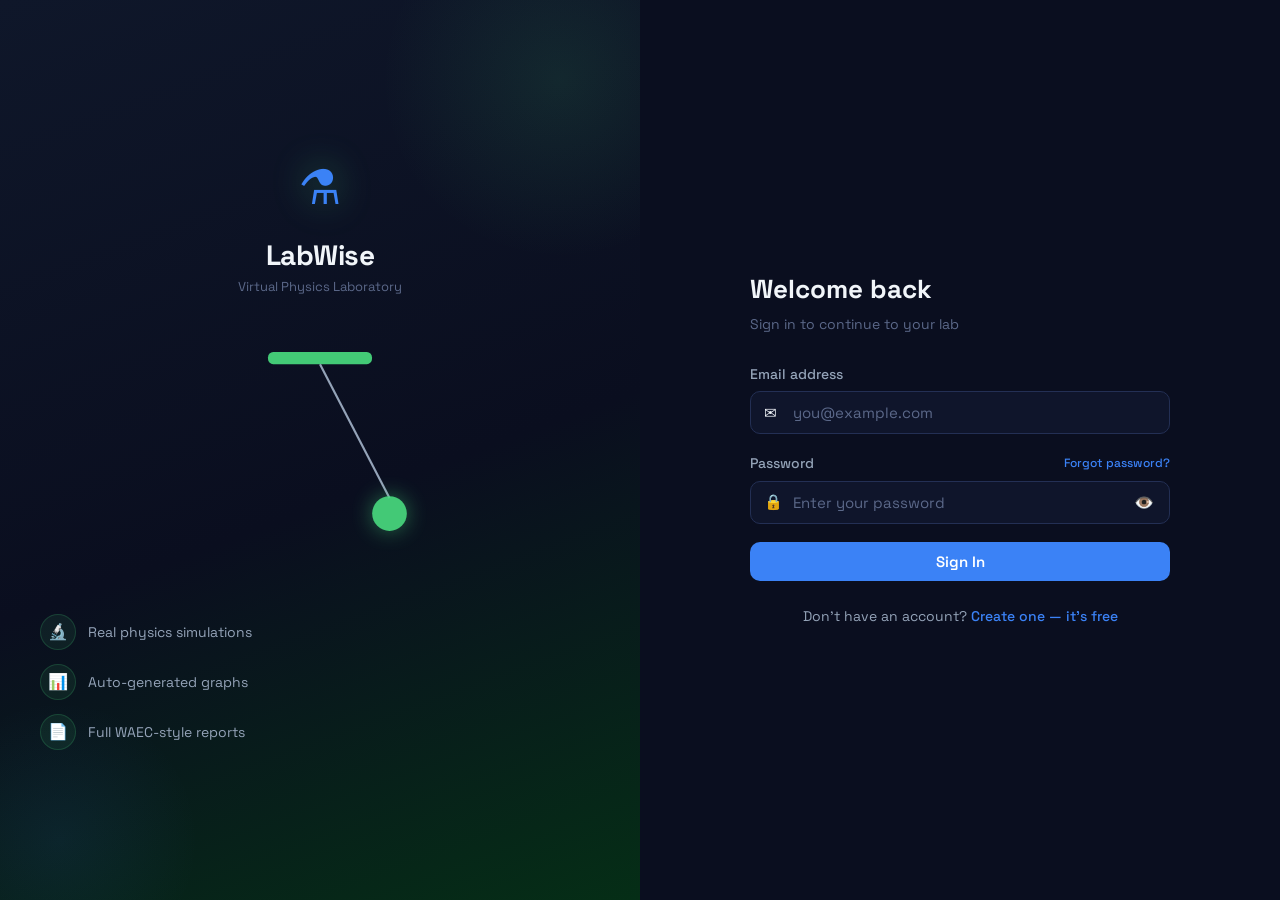
<file: pages/report.html>
<!DOCTYPE html>
<html lang="en">
<head>
  <meta charset="UTF-8"/>
  <meta name="viewport" content="width=device-width, initial-scale=1.0"/>
  <title>LabWise — Practical Report</title>
  <link rel="icon" type="image/png" href="../favicon.png">
  <link rel="stylesheet" href="../css/global.css"/>
  <link rel="stylesheet" href="../css/sidebar.css"/>
  <link rel="stylesheet" href="../css/graph-report.css"/>
</head>
<body>

  <div class="sidebar" id="sidebar"></div>

  <div class="main-content">

    <!-- ── Topbar ── -->
    <div class="report-topbar">
      <div class="report-topbar-left">
        <button class="lab-back-btn" onclick="history.back()">← Graph</button>
        <h1>Practical Report</h1>
      </div>
      <div class="report-topbar-actions">
        <button class="btn-secondary" id="print-btn" onclick="window.print()">
          🖨️ Print / Save PDF
        </button>
        <a href="create-experiment.html" class="btn-primary">
          ➕ New Experiment
        </a>
      </div>
    </div>

    <!-- ── Locked overlay (free tier) ── -->
    <div class="report-locked hidden" id="report-locked" style="margin:28px;">
      <div class="report-locked-icon">🔒</div>
      <h2>Full Report — Upgrade Required</h2>
      <p>
        The complete WAEC-style practical report is available on Tier 1 and above.
        Your graph and result are still accessible on the previous page.
      </p>
      <a href="upgrade.html" class="btn-primary btn-large">⭐ Upgrade Plan</a>
    </div>

    <!-- ── Report body (shown for paid tiers) ── -->
    <div class="report-body" id="report-body">

      <!-- Report header -->
      <div class="report-header-block">
        <div class="report-header-left">
          <h2 id="report-exp-title">—</h2>
          <p id="report-exp-subtitle">Practical Report</p>
        </div>
        <div class="report-header-right">
          <div>Student: <strong id="rpt-student">—</strong></div>
          <div>Date: <strong id="rpt-date">—</strong></div>
          <div>Session: <strong id="rpt-session">—</strong></div>
        </div>
      </div>

      <!-- 1. Aim -->
      <div class="report-section">
        <div class="report-section-title">① Aim</div>
        <div class="report-section-body" id="rpt-aim">—</div>
      </div>

      <!-- 2. Apparatus -->
      <div class="report-section">
        <div class="report-section-title">② Apparatus</div>
        <ul class="report-list" id="rpt-apparatus"></ul>
      </div>

      <!-- 3. Diagram -->
      <div class="report-section">
        <div class="report-section-title">③ Diagram</div>
        <div class="report-diagram-wrap" id="rpt-diagram"></div>
      </div>

      <!-- 4. Theory -->
      <div class="report-section">
        <div class="report-section-title">④ Theory</div>
        <div class="report-section-body" id="rpt-theory">—</div>
        <div class="report-formula-box" id="rpt-formula">—</div>
        <div class="report-section-body" style="margin-top:8px;font-size:13px;white-space:pre-line;"
             id="rpt-formula-explained">—</div>
      </div>

      <!-- 5. Procedure -->
      <div class="report-section">
        <div class="report-section-title">⑤ Procedure</div>
        <ol class="report-list numbered" id="rpt-procedure"></ol>
      </div>

      <!-- 6. Table of Results -->
      <div class="report-section">
        <div class="report-section-title">⑥ Table of Results</div>
        <div style="overflow-x:auto;">
          <table class="graph-data-table" style="margin-top:6px;">
            <thead id="rpt-table-head"></thead>
            <tbody id="rpt-table-body"></tbody>
          </table>
        </div>
      </div>

      <!-- 7. Graph -->
      <div class="report-section">
        <div class="report-section-title">⑦ Graph</div>
        <canvas id="report-graph-canvas" width="760" height="420"></canvas>
        <p class="report-graph-caption" id="rpt-graph-caption"></p>
      </div>

      <!-- 8. Calculation -->
      <div class="report-section">
        <div class="report-section-title">⑧ Calculation</div>
        <div class="calc-steps" id="rpt-calculation"></div>
      </div>

      <!-- 9. Precautions -->
      <div class="report-section">
        <div class="report-section-title">⑨ Precautions</div>
        <ol class="report-list numbered" id="rpt-precautions"></ol>
      </div>

      <!-- 10. Sources of Error -->
      <div class="report-section">
        <div class="report-section-title">⑩ Sources of Error</div>
        <ul class="report-list" id="rpt-errors"></ul>
      </div>

      <!-- 11. Conclusion -->
      <div class="report-section">
        <div class="report-section-title">⑪ Conclusion</div>
        <div class="report-section-body" id="rpt-conclusion">—</div>
        <div class="report-result-box">
          <div>
            <div class="report-result-label" id="rpt-result-label">Result</div>
            <div class="report-result-uncertainty" id="rpt-result-uncertainty">± —</div>
          </div>
          <div class="report-result-value" id="rpt-result-value">—</div>
        </div>
      </div>

    </div>
    <!-- END report-body -->

  </div>

  <script src="../js/utils/storage.js"></script>
  <script>Storage.applyTheme();</script>
  <script src="../js/utils/router.js"></script>
  <script src="../js/api/experimentApi.js"></script>
  <script src="../js/ui/sidebar.js"></script>
  <script src="../js/ui/report.js"></script>
</body>
</html>
</file>
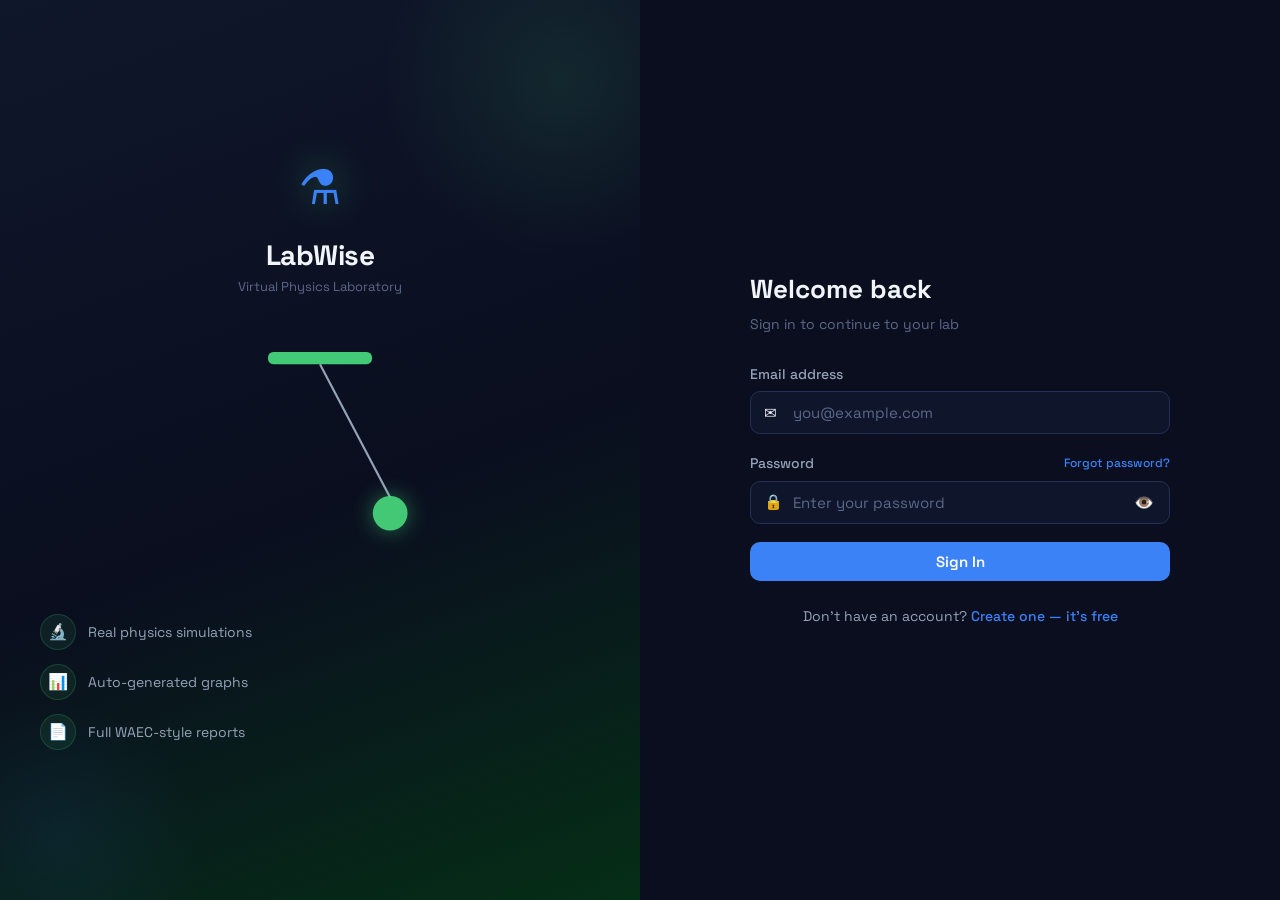
<file: pages/results.html>
<!DOCTYPE html>
<html lang="en">
<head>
  <meta charset="UTF-8"/>
  <meta name="viewport" content="width=device-width, initial-scale=1.0"/>
  <title>LabWise — Results</title>
  <link rel="icon" type="image/png" href="../favicon.png">
  <link rel="stylesheet" href="../css/global.css"/>
  <link rel="stylesheet" href="../css/sidebar.css"/>
  <link rel="stylesheet" href="../css/pages.css"/>
</head>
<body>

  <div class="sidebar" id="sidebar"></div>

  <div class="main-content">
    <div class="page-header">
      <h1>Results</h1>
      <p>Your completed and in-progress experiment sessions.</p>
    </div>

    <div class="page-content">

      <div class="filter-row" id="filter-row">
        <div class="filter-chip active" data-filter="all">All</div>
        <div class="filter-chip" data-filter="completed">Completed</div>
        <div class="filter-chip" data-filter="in_progress">In Progress</div>
        <div class="filter-chip" data-filter="pendulum">Pendulum</div>
        <div class="filter-chip" data-filter="hookes">Hooke's Law</div>
        <div class="filter-chip" data-filter="moments">Moments</div>
      </div>

      <div class="results-wrap">
        <table class="results-table">
          <thead>
            <tr>
              <th>Experiment</th>
              <th>Date</th>
              <th>Trials</th>
              <th>Status</th>
              <th>Result</th>
              <th></th>
            </tr>
          </thead>
          <tbody id="results-tbody"></tbody>
        </table>
        <div class="results-empty hidden" id="results-empty">
          <div class="results-empty-icon">📊</div>
          <p>No sessions yet.</p>
          <a href="create-experiment.html" class="btn-primary"
             style="margin-top:14px;display:inline-flex;">
            ➕ Create Experiment
          </a>
        </div>
      </div>

    </div>
  </div>

  <script src="../js/utils/storage.js"></script>
  <script>Storage.applyTheme();</script>
  <script src="../js/utils/router.js"></script>
  <script src="../js/api/authApi.js"></script>
  <script src="../js/api/experimentApi.js"></script>
  <script src="../js/ui/sidebar.js"></script>
  <script src="../js/ui/results.js"></script>
</body>
</html>
</file>
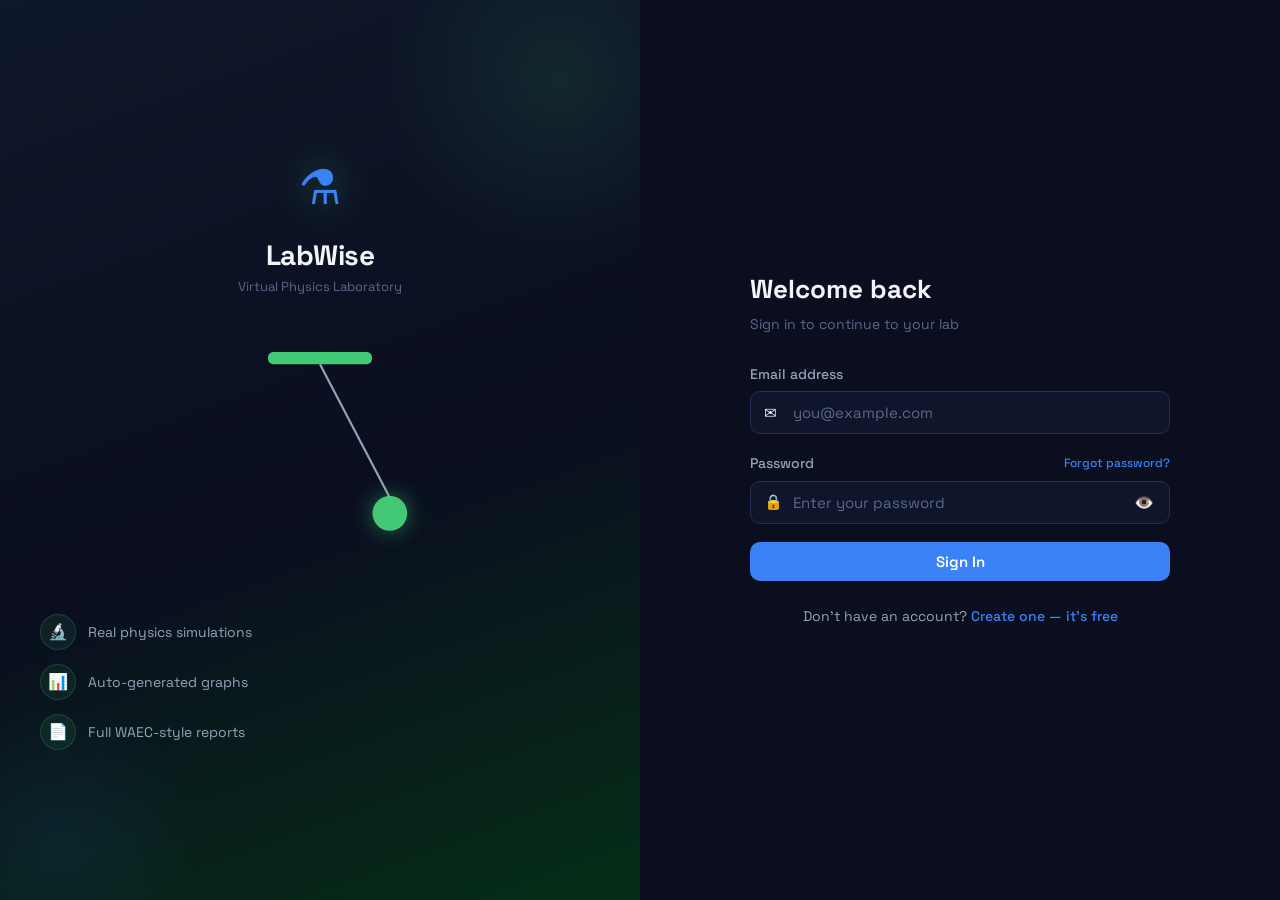
<file: pages/settings.html>
<!DOCTYPE html>
<html lang="en">
<head>
  <meta charset="UTF-8"/>
  <meta name="viewport" content="width=device-width, initial-scale=1.0"/>
  <title>LabWise — Settings</title>
  <link rel="icon" type="image/png" href="../favicon.png">
  <link rel="stylesheet" href="../css/global.css"/>
  <link rel="stylesheet" href="../css/sidebar.css"/>
  <link rel="stylesheet" href="../css/pages.css"/>
  <script src="../js/utils/storage.js"></script>
  <script>
    (function() {
      try {
        const user  = JSON.parse(localStorage.getItem('lw_user') || '{}');
        const theme = user.theme || 'dark';
        if (theme === 'light') document.documentElement.setAttribute('data-theme','light');
        else if (theme === 'system' && !window.matchMedia('(prefers-color-scheme: dark)').matches)
          document.documentElement.setAttribute('data-theme','light');
      } catch(e) {}
    })();
  </script>
</head>
<body>
  <div class="sidebar" id="sidebar"></div>
  <div class="main-content">
    <div class="page-header">
      <h1>Settings</h1>
      <p>Manage your preferences and account security.</p>
    </div>
    <div class="page-content">
      <div class="settings-grid">

        <!-- Profile card -->
        <div class="profile-card">
          <div class="profile-avatar" id="profile-avatar">U</div>
          <div class="profile-name"  id="profile-name">—</div>
          <div class="profile-email" id="profile-email">—</div>
          <span class="profile-tier-badge tier-free" id="profile-tier-badge">Free</span>
          <a href="upgrade.html" class="btn-secondary btn-full" style="margin-top:16px;">⭐ Upgrade Plan</a>
        </div>

        <!-- Settings panels -->
        <div class="settings-panels">

          <!-- Appearance -->
          <div class="settings-panel">
            <h3>Appearance</h3>
            <p class="panel-desc">Choose how LabWise looks.</p>
            <div class="theme-options">
              <div class="theme-option active" data-theme="dark">
                <div class="theme-option-icon">🌙</div>Dark
              </div>
              <div class="theme-option" data-theme="light">
                <div class="theme-option-icon">☀️</div>Light
              </div>
              <div class="theme-option" data-theme="system">
                <div class="theme-option-icon">🖥️</div>System
              </div>
            </div>
          </div>

          <!-- General -->
          <div class="settings-panel">
            <h3>General</h3>
            <div class="settings-row">
              <div class="settings-row-label">
                <strong>Auto Login</strong>
                <span>Stay signed in on this device</span>
              </div>
              <label class="toggle-switch">
                <input type="checkbox" id="auto-login-toggle"/>
                <span class="toggle-slider"></span>
              </label>
            </div>
          </div>

          <!-- Change Email -->
          <div class="settings-panel">
            <h3>Change Email</h3>
            <p class="panel-desc">Requires verification of your current and new email.</p>

            <!-- Step 1 -->
            <div id="email-step1">
              <form id="email-step1-form" novalidate style="display:flex;flex-direction:column;gap:12px;">
                <div class="form-group">
                  <label>New email address</label>
                  <input type="email" id="new-email" placeholder="new@example.com" required/>
                </div>
                <div id="email-msg" class="hidden"></div>
                <button type="submit" class="btn-secondary">Send Verification Code →</button>
              </form>
            </div>

            <!-- Step 2 -->
            <div id="email-step2" class="hidden" style="display:flex;flex-direction:column;gap:12px;">
              <p style="font-size:13px;color:var(--text-muted);">Enter the code sent to your <strong>current</strong> email:</p>
              <form id="email-step2-form" novalidate style="display:flex;flex-direction:column;gap:12px;">
                <input type="number" id="email-otp1" placeholder="6-digit code"
                  style="text-align:center;font-size:22px;letter-spacing:6px;font-family:var(--font-mono);"/>
                <div id="email-msg2" class="hidden"></div>
                <button type="submit" class="btn-secondary">Verify Current Email →</button>
              </form>
            </div>

            <!-- Step 3 -->
            <div id="email-step3" class="hidden" style="display:flex;flex-direction:column;gap:12px;">
              <p style="font-size:13px;color:var(--text-muted);">Enter the code sent to your <strong>new</strong> email:</p>
              <form id="email-step3-form" novalidate style="display:flex;flex-direction:column;gap:12px;">
                <input type="number" id="email-otp2" placeholder="6-digit code"
                  style="text-align:center;font-size:22px;letter-spacing:6px;font-family:var(--font-mono);"/>
                <div id="email-msg3" class="hidden"></div>
                <button type="submit" class="btn-secondary">Confirm New Email ✅</button>
              </form>
            </div>
          </div>

          <!-- Change Username -->
          <div class="settings-panel">
            <h3>Change Username</h3>
            <p class="panel-desc">A verification code will be sent to your email.</p>

            <div id="username-step1">
              <form id="username-step1-form" novalidate style="display:flex;flex-direction:column;gap:12px;">
                <div class="form-group">
                  <label>New username</label>
                  <input type="text" id="new-username" placeholder="At least 3 characters" required/>
                </div>
                <div id="username-msg" class="hidden"></div>
                <button type="submit" class="btn-secondary">Send Verification Code →</button>
              </form>
            </div>

            <div id="username-step2" class="hidden" style="display:flex;flex-direction:column;gap:12px;">
              <p style="font-size:13px;color:var(--text-muted);">Enter the code sent to your email:</p>
              <form id="username-step2-form" novalidate style="display:flex;flex-direction:column;gap:12px;">
                <input type="number" id="username-otp" placeholder="6-digit code"
                  style="text-align:center;font-size:22px;letter-spacing:6px;font-family:var(--font-mono);"/>
                <div id="username-msg2" class="hidden"></div>
                <button type="submit" class="btn-secondary">Confirm Username ✅</button>
              </form>
            </div>
          </div>

          <!-- Change Password -->
          <div class="settings-panel">
            <h3>Change Password</h3>
            <p class="panel-desc">A verification code will be sent to your email first.</p>

            <div id="password-step1">
              <div id="password-msg" class="hidden" style="margin-bottom:10px;"></div>
              <button class="btn-secondary" id="password-step1-btn">Send Verification Code →</button>
            </div>

            <div id="password-step2" class="hidden" style="display:flex;flex-direction:column;gap:12px;">
              <p style="font-size:13px;color:var(--text-muted);">Enter the code sent to your email + your new password:</p>
              <form id="password-step2-form" novalidate style="display:flex;flex-direction:column;gap:12px;">
                <input type="number" id="password-otp" placeholder="6-digit code"
                  style="text-align:center;font-size:22px;letter-spacing:6px;font-family:var(--font-mono);"/>
                <div class="form-group">
                  <label>New password</label>
                  <input type="password" id="new-password" placeholder="At least 6 characters" required/>
                </div>
                <div id="password-msg2" class="hidden"></div>
                <button type="submit" class="btn-secondary">Update Password ✅</button>
              </form>
            </div>
          </div>

        </div>
      </div>
    </div>
  </div>

  <script src="../js/utils/router.js"></script>
  <script src="../js/utils/validator.js"></script>
  <script src="../js/api/authApi.js"></script>
  <script src="../js/api/userApi.js"></script>
  <script src="../js/ui/sidebar.js"></script>
  <script src="../js/ui/settings.js"></script>
</body>
</html>
</file>
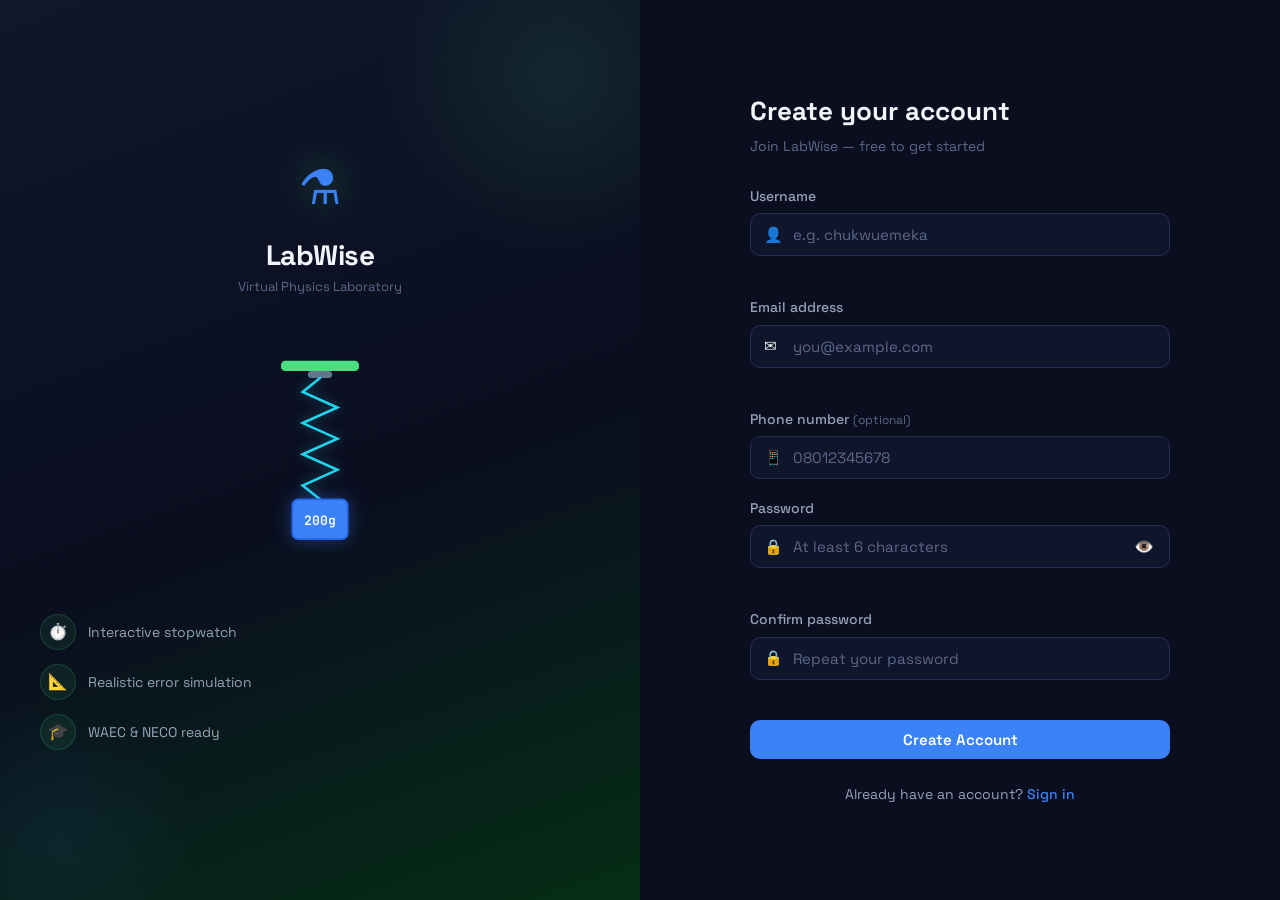
<file: pages/signup.html>
<!DOCTYPE html>
<html lang="en">
<head>
  <meta charset="UTF-8"/>
  <meta name="viewport" content="width=device-width, initial-scale=1.0"/>
  <title>LabWise — Create Account</title>
  <link rel="icon" type="image/png" href="../favicon.png">
  <link rel="stylesheet" href="../css/global.css"/>
  <link rel="stylesheet" href="../css/auth.css"/>
</head>
<body class="auth-body">

  <div class="auth-wrapper">

    <!-- ── Left panel ── -->
    <div class="auth-left">
      <a href="index.html" class="brand">
        <div class="brand-icon">⚗️</div>
        <h1 class="brand-name">LabWise</h1>
        <p class="brand-tagline">Virtual Physics Laboratory</p>
      </a>

      <div class="auth-illustration">
        <!-- Spring / Hooke's Law SVG -->
        <svg viewBox="0 0 300 300" xmlns="http://www.w3.org/2000/svg">
          <rect x="105" y="40" width="90" height="12" rx="5" fill="#4ade80"/>
          <rect x="136" y="52" width="28" height="8" rx="4" fill="#64748b"/>
          <path d="M150 60 L130 76 L170 94 L130 112 L170 130 L130 148 L170 166 L130 184 L150 200"
                stroke="#22d3ee" stroke-width="3" fill="none" stroke-linecap="round"
                style="filter:drop-shadow(0 0 6px rgba(34,211,238,0.4))"/>
          <rect x="118" y="200" width="64" height="46" rx="7"
                fill="#3b82f6" stroke="#2563eb" stroke-width="2"
                style="filter:drop-shadow(0 0 10px rgba(59,130,246,0.4))"/>
          <text x="150" y="230" text-anchor="middle" fill="white"
                font-size="15" font-family="JetBrains Mono" font-weight="600">200g</text>
        </svg>
      </div>

      <div class="auth-features">
        <div class="feature-item">
          <span class="feature-icon">⏱️</span>
          <span>Interactive stopwatch</span>
        </div>
        <div class="feature-item">
          <span class="feature-icon">📐</span>
          <span>Realistic error simulation</span>
        </div>
        <div class="feature-item">
          <span class="feature-icon">🎓</span>
          <span>WAEC &amp; NECO ready</span>
        </div>
      </div>
    </div>

    <!-- ── Right panel ── -->
    <div class="auth-right">
      <div class="auth-card">

        <div class="auth-header">
          <h2>Create your account</h2>
          <p>Join LabWise — free to get started</p>
        </div>

        <form id="signup-form" class="auth-form" novalidate>

          <div class="form-group">
            <label for="username">Username</label>
            <div class="input-wrapper">
              <span class="input-icon">👤</span>
              <input type="text" id="username" name="username"
                     placeholder="e.g. chukwuemeka"
                     autocomplete="username" required/>
            </div>
            <span class="field-error" id="username-error"></span>
          </div>

          <div class="form-group">
            <label for="email">Email address</label>
            <div class="input-wrapper">
              <span class="input-icon">✉️</span>
              <input type="email" id="email" name="email"
                     placeholder="you@example.com"
                     autocomplete="email" required/>
            </div>
            <span class="field-error" id="email-error"></span>
          </div>

          <div class="form-group">
            <label for="phone">
              Phone number
              <span class="optional-tag">(optional)</span>
            </label>
            <div class="input-wrapper">
              <span class="input-icon">📱</span>
              <input type="tel" id="phone" name="phone"
                     placeholder="08012345678"
                     autocomplete="tel"/>
            </div>
          </div>

          <div class="form-group">
            <label for="password">Password</label>
            <div class="input-wrapper">
              <span class="input-icon">🔒</span>
              <input type="password" id="password" name="password"
                     placeholder="At least 6 characters"
                     autocomplete="new-password" required/>
              <button type="button" class="toggle-password"
                      id="toggle-password" aria-label="Show/hide password">👁️</button>
            </div>
            <span class="field-error" id="password-error"></span>
          </div>

          <div class="form-group">
            <label for="confirm-password">Confirm password</label>
            <div class="input-wrapper">
              <span class="input-icon">🔒</span>
              <input type="password" id="confirm-password"
                     name="confirm-password"
                     placeholder="Repeat your password"
                     autocomplete="new-password" required/>
            </div>
            <span class="field-error" id="confirm-password-error"></span>
          </div>

          <div id="form-error" class="form-error hidden"></div>

          <button type="submit" class="btn-primary btn-full" id="signup-btn">
            <span class="btn-text">Create Account</span>
            <span class="btn-loader hidden">⏳ Creating account…</span>
          </button>

        </form>

        <div class="auth-footer">
          <p>Already have an account? <a href="login.html">Sign in</a></p>
        </div>

      </div>
    </div>

  </div>

  <script src="../js/utils/storage.js"></script>
  <script src="../js/utils/router.js"></script>
  <script src="../js/utils/validator.js"></script>
  <script src="../js/api/authApi.js"></script>
  <script src="../js/auth/signup.js"></script>
</body>
</html>
</file>
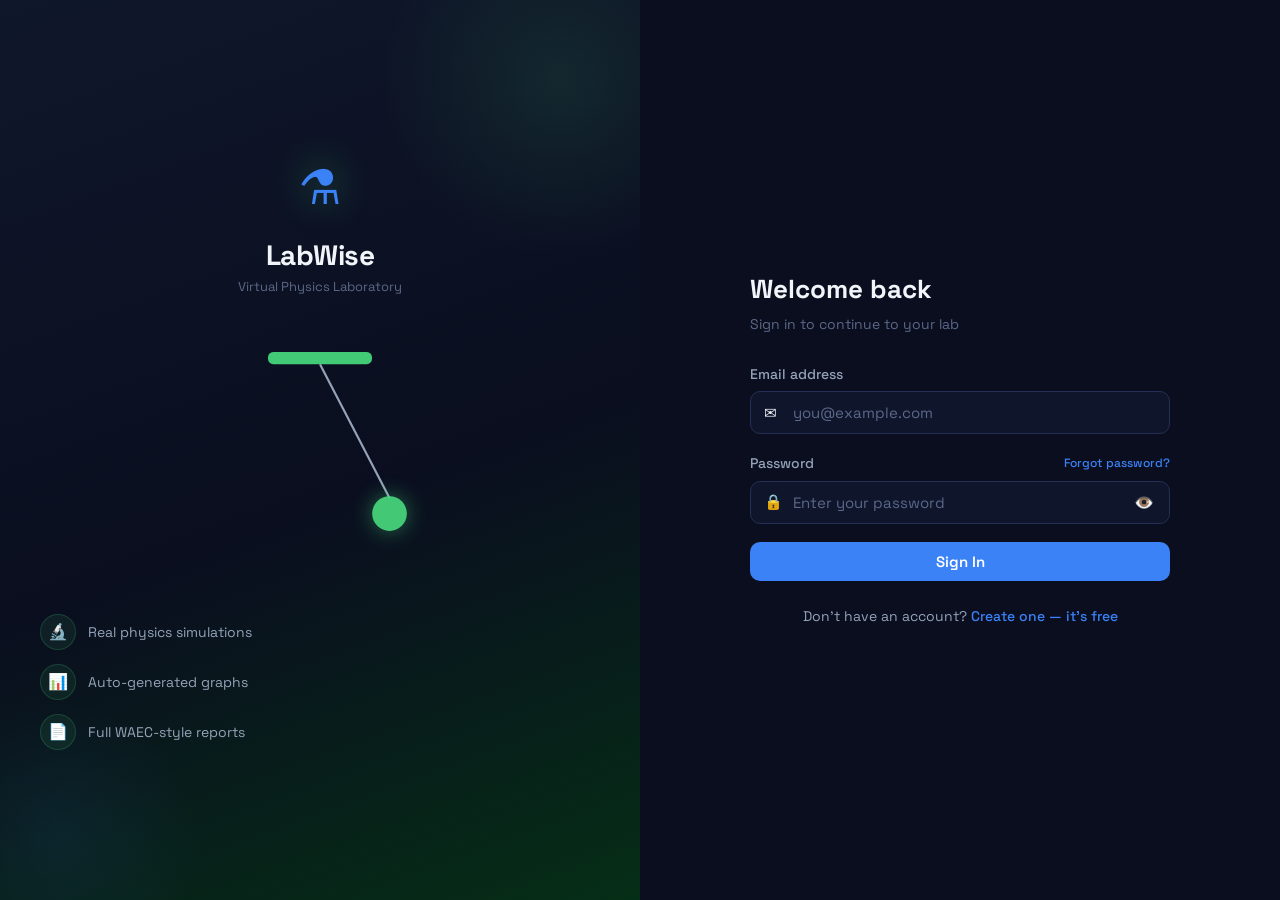
<file: pages/upgrade.html>
<!DOCTYPE html>
<html lang="en">
<head>
  <meta charset="UTF-8"/>
  <meta name="viewport" content="width=device-width, initial-scale=1.0"/>
  <title>LabWise — Upgrade</title>
  <link rel="stylesheet" href="../css/global.css"/>
  <link rel="stylesheet" href="../css/sidebar.css"/>
  <link rel="stylesheet" href="../css/pages.css"/>
</head>
<body>

  <div class="sidebar" id="sidebar"></div>

  <div class="main-content">
    <div class="page-header">
      <h1>Upgrade Your Plan</h1>
      <p>Unlock more experiments, trials, and full WAEC-style reports.</p>
    </div>

    <div class="page-content">

      <div id="upgrade-alert" class="hidden" style="margin-bottom:20px;"></div>

      <div class="upgrade-grid" id="upgrade-grid">
        <!-- populated by upgrade.js -->
      </div>

      <!-- Payment info -->
      <div class="settings-panel" style="margin-top:28px;">
        <h3>Payment Info</h3>
        <p class="panel-desc">
          All payments are processed securely via <strong>Flutterwave</strong>
          (Nigerian payment gateway). Subscriptions renew monthly. You can
          upgrade or downgrade at any time — your plan stays active until
          the end of the billing period.
        </p>
      </div>

      <!-- Subscription history -->
      <div class="settings-panel" style="margin-top:0;">
        <h3>Payment History</h3>
        <p class="panel-desc">Your past subscription payments.</p>
        <div id="payment-history-list">
          <div class="sessions-empty" id="payment-history-empty">
            No payment history yet.
          </div>
        </div>
      </div>

    </div>
  </div>

  <script src="../js/utils/storage.js"></script>
  <script>Storage.applyTheme();</script>
  <script src="../js/utils/router.js"></script>
  <script src="../js/api/authApi.js"></script>
  <script src="../js/api/subscriptionApi.js"></script>
  <script src="../js/ui/sidebar.js"></script>
  <script src="../js/ui/upgrade.js"></script>
</body>
</html>
</file>
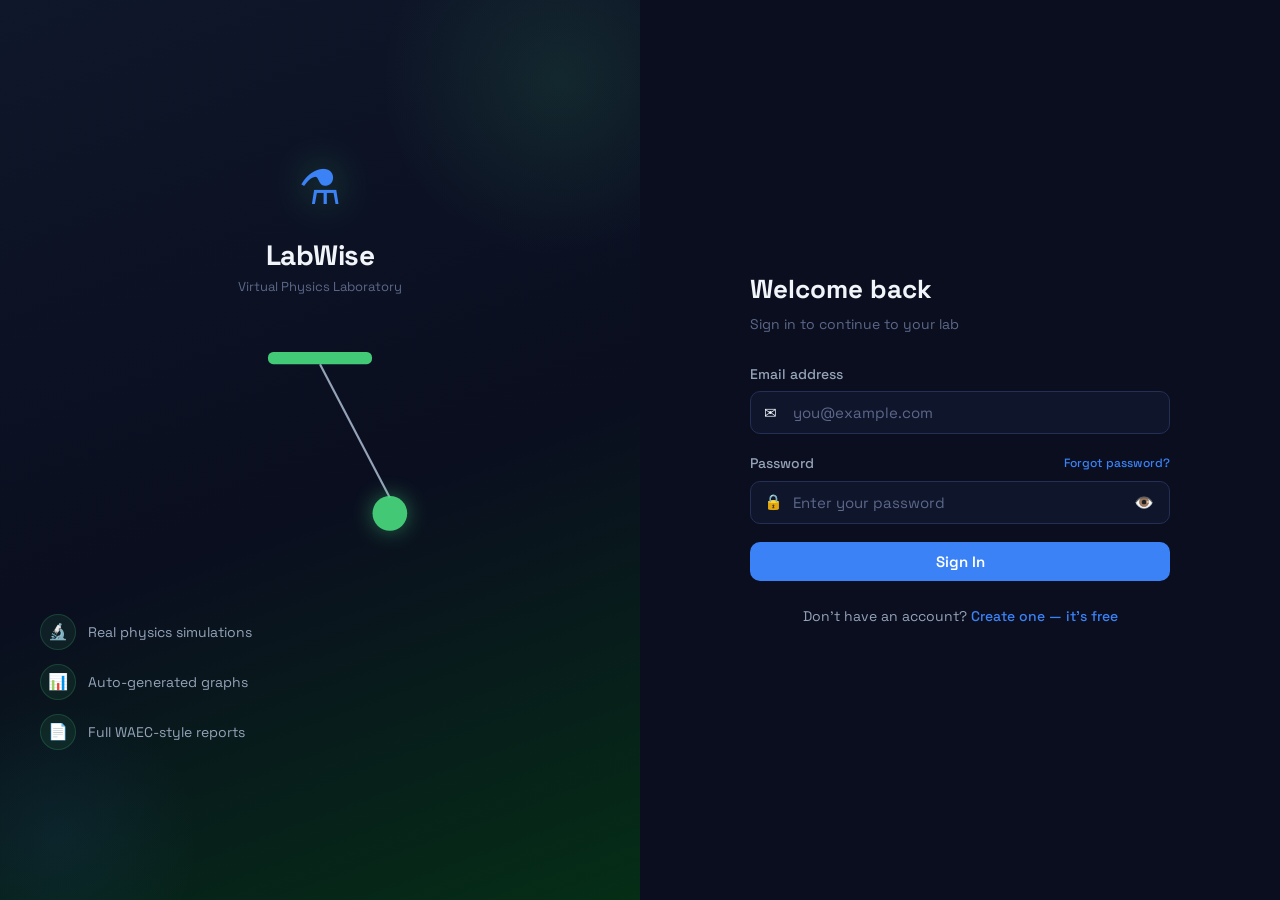
<file: pages/verify.html>
<!DOCTYPE html>
<html lang="en">
<head>
  <meta charset="UTF-8"/>
  <meta name="viewport" content="width=device-width, initial-scale=1.0"/>
  <title>LabWise — Verify Email</title>
  <link rel="stylesheet" href="../css/global.css"/>
  <link rel="stylesheet" href="../css/auth.css"/>
</head>
<body class="auth-body">

  <div class="auth-wrapper">

    <!-- ── Left panel ── -->
    <div class="auth-left">
      <a href="index.html" class="brand">
        <div class="brand-icon">⚗️</div>
        <h1 class="brand-name">LabWise</h1>
        <p class="brand-tagline">Virtual Physics Laboratory</p>
      </a>

      <div class="auth-illustration">
        <!-- Email / envelope SVG -->
        <svg viewBox="0 0 300 240" xmlns="http://www.w3.org/2000/svg">
          <rect x="40" y="50" width="220" height="140" rx="14"
                fill="#161e38" stroke="#4ade80" stroke-width="2"/>
          <path d="M40 64 L150 140 L260 64"
                stroke="#4ade80" stroke-width="2.5" fill="none"
                stroke-linecap="round" stroke-linejoin="round"/>
          <line x1="40" y1="190" x2="100" y2="130"
                stroke="#4ade80" stroke-width="1.5" opacity="0.4"/>
          <line x1="260" y1="190" x2="200" y2="130"
                stroke="#4ade80" stroke-width="1.5" opacity="0.4"/>
          <!-- Checkmark badge -->
          <circle cx="232" cy="52" r="26"
                  fill="#0f172a" stroke="#4ade80" stroke-width="2.5"/>
          <path d="M220 52 L229 62 L246 44"
                stroke="#4ade80" stroke-width="3" fill="none"
                stroke-linecap="round" stroke-linejoin="round"/>
        </svg>
      </div>

      <div class="auth-features">
        <div class="feature-item">
          <span class="feature-icon">📧</span>
          <span>Check your inbox or spam folder</span>
        </div>
        <div class="feature-item">
          <span class="feature-icon">⏱️</span>
          <span>Code expires in 15 minutes</span>
        </div>
        <div class="feature-item">
          <span class="feature-icon">🔒</span>
          <span>Keeps your account secure</span>
        </div>
      </div>
    </div>

    <!-- ── Right panel ── -->
    <div class="auth-right">
      <div class="auth-card">

        <div class="auth-header">
          <h2>Verify your email</h2>
          <p>
            We sent a 6-digit code to
            <span class="email-highlight" id="user-email">your email address</span>.
            Enter it below.
          </p>
        </div>

        <form id="verify-form" class="auth-form" novalidate>

          <div class="form-group">
            <label>Verification code</label>
            <div class="code-input-row" id="code-inputs">
              <input type="text" class="code-digit" maxlength="1"
                     inputmode="numeric" pattern="[0-9]" data-index="0" aria-label="Digit 1"/>
              <input type="text" class="code-digit" maxlength="1"
                     inputmode="numeric" pattern="[0-9]" data-index="1" aria-label="Digit 2"/>
              <input type="text" class="code-digit" maxlength="1"
                     inputmode="numeric" pattern="[0-9]" data-index="2" aria-label="Digit 3"/>
              <input type="text" class="code-digit" maxlength="1"
                     inputmode="numeric" pattern="[0-9]" data-index="3" aria-label="Digit 4"/>
              <input type="text" class="code-digit" maxlength="1"
                     inputmode="numeric" pattern="[0-9]" data-index="4" aria-label="Digit 5"/>
              <input type="text" class="code-digit" maxlength="1"
                     inputmode="numeric" pattern="[0-9]" data-index="5" aria-label="Digit 6"/>
            </div>
          </div>

          <div id="form-error"   class="form-error   hidden"></div>
          <div id="form-success" class="form-success hidden"></div>

          <button type="submit" class="btn-primary btn-full" id="verify-btn">
            <span class="btn-text">Verify Email</span>
            <span class="btn-loader hidden">⏳ Verifying…</span>
          </button>

          <div class="resend-row">
            <span>Didn't receive a code?</span>
            <button type="button" class="resend-btn" id="resend-btn">Resend code</button>
            <span class="resend-timer" id="resend-timer"></span>
          </div>

        </form>

        <div class="auth-footer">
          <p><a href="login.html">← Back to login</a></p>
        </div>

      </div>
    </div>

  </div>

  <script src="../js/utils/storage.js"></script>
  <script src="../js/utils/router.js"></script>
  <script src="../js/utils/validator.js"></script>
  <script src="../js/api/authApi.js"></script>
  <script src="../js/auth/verify.js"></script>
</body>
</html>
</file>
<file: css/global.css>
/* ============================================================
   LabWise — global.css
   CSS custom properties, reset, typography, shared components.
   Every page imports this first.
   ============================================================ */

/* ── Google Fonts ── */
@import url('https://fonts.googleapis.com/css2?family=Space+Grotesk:wght@400;500;600;700&family=JetBrains+Mono:wght@400;500;600&display=swap');

/* ── Design tokens (Dark — default) ── */
:root {
  --bg-base:        #0a0e1f;
  --bg-surface:     #0f152b;
  --bg-card:        #161e38;
  --bg-card-hover:  #1b2444;
  --bg-input:       #0f152b;
  --border:         #232f54;
  --border-focus:   #3b82f6;
  --text-primary:   #f1f5f9;
  --text-secondary: #94a3b8;
  --text-muted:     #5b6889;
  --green:          #4ade80;
  --green-dark:     #22c55e;
  --blue:           #3b82f6;
  --blue-dark:      #2563eb;
  --cyan:           #22d3ee;
  --yellow:         #f59e0b;
  --red:            #ef4444;
  --purple:         #8b5cf6;
  --font-main:  'Space Grotesk', system-ui, sans-serif;
  --font-mono:  'JetBrains Mono', 'Courier New', monospace;
  --radius-sm:  6px;
  --radius-md:  10px;
  --radius-lg:  16px;
  --radius-xl:  24px;
  --shadow-sm:  0 2px 8px  rgba(0,0,0,0.30);
  --shadow-md:  0 4px 20px rgba(0,0,0,0.40);
  --shadow-lg:  0 8px 40px rgba(0,0,0,0.50);
  --transition: 0.2s ease;
}

/* ── Light theme ── */
[data-theme="light"] {
  --bg-base:        #f0f4ff;
  --bg-surface:     #ffffff;
  --bg-card:        #ffffff;
  --bg-card-hover:  #e8eef8;
  --bg-input:       #ffffff;
  --border:         #c8d4e8;
  --border-focus:   #3b82f6;
  --text-primary:   #0f172a;
  --text-secondary: #475569;
  --text-muted:     #94a3b8;
  --shadow-sm:  0 2px 8px  rgba(0,0,0,0.08);
  --shadow-md:  0 4px 20px rgba(0,0,0,0.12);
  --shadow-lg:  0 8px 40px rgba(0,0,0,0.16);
}

/* ── Reset ── */
*, *::before, *::after { box-sizing: border-box; margin: 0; padding: 0; }
html  { font-size: 16px; scroll-behavior: smooth; }
body  {
  font-family: var(--font-main);
  background: var(--bg-base);
  color: var(--text-primary);
  line-height: 1.6;
  min-height: 100vh;
}
h1, h2, h3, h4, h5 { line-height: 1.3; font-weight: 600; }
p   { color: var(--text-secondary); }
a   { color: var(--blue); text-decoration: none; }
a:hover { text-decoration: underline; }
img, svg { display: block; max-width: 100%; }
button   { cursor: pointer; font-family: var(--font-main); }
input, select, textarea { font-family: var(--font-main); }
ul, ol   { list-style: none; }

/* ── Buttons ── */
.btn-primary {
  display: inline-flex; align-items: center; justify-content: center;
  gap: 8px; padding: 10px 22px; background: var(--blue); color: #fff;
  border: none; border-radius: var(--radius-md); font-size: 15px;
  font-weight: 600; text-decoration: none;
  transition: background var(--transition), transform var(--transition), box-shadow var(--transition);
  white-space: nowrap;
}
.btn-primary:hover {
  background: var(--blue-dark); transform: translateY(-1px);
  box-shadow: 0 4px 16px rgba(59,130,246,0.4); text-decoration: none; color: #fff;
}
.btn-primary:active  { transform: translateY(0); }
.btn-primary:disabled { opacity: 0.5; cursor: not-allowed; transform: none; }

.btn-secondary {
  display: inline-flex; align-items: center; justify-content: center;
  gap: 8px; padding: 10px 20px; background: rgba(255,255,255,0.03);
  color: var(--text-secondary); border: 1px solid var(--border);
  border-radius: var(--radius-md); font-size: 14px; font-weight: 500;
  text-decoration: none; transition: all var(--transition); white-space: nowrap;
}
.btn-secondary:hover {
  background: var(--bg-card-hover); color: var(--text-primary);
  border-color: var(--blue); box-shadow: 0 0 16px rgba(59,130,246,0.15);
  text-decoration: none;
}
.btn-secondary:disabled { opacity: 0.4; cursor: not-allowed; }

.btn-danger {
  display: inline-flex; align-items: center; justify-content: center;
  gap: 8px; padding: 10px 20px; background: rgba(239,68,68,0.1);
  color: var(--red); border: 1px solid rgba(239,68,68,0.3);
  border-radius: var(--radius-md); font-size: 14px; font-weight: 600;
  text-decoration: none; transition: all var(--transition); white-space: nowrap;
}
.btn-danger:hover { background: rgba(239,68,68,0.2); box-shadow: 0 0 16px rgba(239,68,68,0.2); }

.btn-full  { width: 100%; }
.btn-large { padding: 13px 28px; font-size: 16px; }
.btn-text-link {
  background: none; border: none; color: var(--text-secondary);
  font-size: 14px; font-weight: 500; padding: 0; cursor: pointer;
}
.btn-text-link:hover { color: var(--text-primary); }

/* ── Forms ── */
.form-group { display: flex; flex-direction: column; gap: 6px; }
.form-group label { font-size: 14px; font-weight: 500; color: var(--text-secondary); }
.label-row { display: flex; align-items: center; justify-content: space-between; }
.link-small { font-size: 12px; color: var(--blue); font-weight: 500; }
.optional-tag { color: var(--text-muted); font-size: 12px; font-weight: 400; }

.input-wrapper { position: relative; display: flex; align-items: center; }
.input-icon { position: absolute; left: 14px; font-size: 15px; pointer-events: none; z-index: 1; }

input[type="text"], input[type="email"], input[type="password"],
input[type="number"], input[type="tel"], select {
  width: 100%; padding: 11px 14px; background: var(--bg-input);
  border: 1.5px solid var(--border); border-radius: var(--radius-md);
  color: var(--text-primary); font-size: 15px; outline: none;
  transition: border-color var(--transition), box-shadow var(--transition);
}
input:focus, select:focus {
  border-color: var(--border-focus); box-shadow: 0 0 0 3px rgba(59,130,246,0.15);
}
input::placeholder { color: var(--text-muted); }
input:disabled, select:disabled { opacity: 0.5; cursor: not-allowed; }
.input-wrapper input, .input-wrapper select { padding-left: 42px; }

.toggle-password {
  position: absolute; right: 12px; background: none; border: none;
  font-size: 16px; color: var(--text-muted); cursor: pointer; padding: 4px;
}

.field-error  { font-size: 12px; color: var(--red);   min-height: 16px; }
.field-ok     { font-size: 12px; color: var(--green);  min-height: 16px; }

.form-error {
  padding: 10px 14px; background: rgba(239,68,68,0.08);
  border: 1px solid rgba(239,68,68,0.25); border-radius: var(--radius-md);
  color: var(--red); font-size: 14px;
}
.form-success {
  padding: 10px 14px; background: rgba(74,222,128,0.08);
  border: 1px solid rgba(74,222,128,0.25); border-radius: var(--radius-md);
  color: var(--green); font-size: 14px;
}

.number-picker {
  display: inline-flex; align-items: center;
  border: 1.5px solid var(--border); border-radius: var(--radius-md); overflow: hidden;
}
.picker-btn {
  width: 38px; height: 38px; background: var(--bg-card); border: none;
  color: var(--text-primary); font-size: 20px; line-height: 1; cursor: pointer;
  transition: background var(--transition); display: flex; align-items: center; justify-content: center;
}
.picker-btn:hover { background: var(--bg-card-hover); }
.picker-val {
  min-width: 48px; text-align: center; font-family: var(--font-mono);
  font-weight: 700; font-size: 15px; color: var(--text-primary); padding: 0 4px;
}

.input-with-unit { position: relative; display: flex; align-items: center; }
.input-with-unit input { padding-right: 52px; }
.unit-label {
  position: absolute; right: 14px; font-size: 12px;
  color: var(--text-muted); font-family: var(--font-mono); pointer-events: none;
}

/* ── Tier badge ── */
.tier-tag {
  font-size: 11px; font-weight: 700; padding: 3px 10px;
  border-radius: 20px; text-transform: uppercase; letter-spacing: 0.5px; display: inline-block;
}
.tier-free  { background: rgba(74,222,128,0.10); color: var(--green);  }
.tier-paid  { background: rgba(245,158,11,0.10); color: var(--yellow); }
.tier-tier1 { background: rgba(59,130,246,0.10); color: var(--blue);   }
.tier-tier2 { background: rgba(34,211,238,0.10); color: var(--cyan);   }
.tier-tier3 { background: rgba(74,222,128,0.10); color: var(--green);  }

/* ── Status pill ── */
.status-pill { display: inline-block; font-size: 11px; font-weight: 700; padding: 4px 12px; border-radius: 20px; }
.status-pill.completed   { background: rgba(74,222,128,0.10); color: var(--green);  }
.status-pill.in_progress { background: rgba(245,158,11,0.10); color: var(--yellow); }

/* ── Glass card ── */
.glass-card {
  background: rgba(255,255,255,0.03); border: 1px solid rgba(255,255,255,0.06);
  backdrop-filter: blur(12px); -webkit-backdrop-filter: blur(12px); border-radius: var(--radius-lg);
}

/* ── Shared page layout ── */
.page-header { padding: 28px 32px 0; }
.page-header h1 { font-size: 24px; font-weight: 700; color: var(--text-primary); }
.page-header p { font-size: 14px; color: var(--text-muted); margin-top: 4px; }
.page-content { padding: 24px 32px 48px; max-width: 1200px; }

.section-header { display: flex; align-items: center; justify-content: space-between; margin-bottom: 18px; }
.section-header h3 { font-size: 18px; font-weight: 700; color: var(--text-primary); }
.section-link { font-size: 13px; font-weight: 600; color: var(--blue); }

/* ── Utilities ── */
.hidden   { display: none !important; }
.mono     { font-family: var(--font-mono); }
.text-green  { color: var(--green);  }
.text-red    { color: var(--red);    }
.text-blue   { color: var(--blue);   }
.text-cyan   { color: var(--cyan);   }
.text-yellow { color: var(--yellow); }
.text-muted  { color: var(--text-muted); }
.text-center { text-align: center; }

/* ── Spinner ── */
.spinner {
  width: 20px; height: 20px; border: 2px solid var(--border);
  border-top-color: var(--blue); border-radius: 50%;
  animation: spin 0.7s linear infinite; display: inline-block;
}
@keyframes spin { to { transform: rotate(360deg); } }

/* ── Scrollbar ── */
::-webkit-scrollbar { width: 6px; height: 6px; }
::-webkit-scrollbar-track { background: var(--bg-surface); }
::-webkit-scrollbar-thumb { background: var(--border); border-radius: 3px; }
::-webkit-scrollbar-thumb:hover { background: var(--text-muted); }

/* ── Experiment colour backgrounds ── */
.pendulum-bg { background: linear-gradient(135deg, #052e16 0%, #14532d 100%); }
.hookes-bg   { background: linear-gradient(135deg, #082f49 0%, #0c4a6e 100%); }
.moments-bg  { background: linear-gradient(135deg, #2e1065 0%, #3b0764 100%); }

/* ── Responsive ── */
@media (max-width: 700px) {
  .page-header  { padding: 20px 16px 0; }
  .page-content { padding: 16px 16px 40px; }
              }
</file>
<file: css/landing.css>
/* ============================================================
   LabWise — landing.css
   Public-facing landing page styles.
   ============================================================ */

.landing-body { background: var(--bg-base); overflow-x: hidden; }

/* ── Navbar ── */
.landing-nav {
  display: flex;
  align-items: center;
  justify-content: space-between;
  padding: 18px 60px;
  position: sticky;
  top: 0;
  z-index: 100;
  background: rgba(10,14,31,0.85);
  backdrop-filter: blur(16px);
  -webkit-backdrop-filter: blur(16px);
  border-bottom: 1px solid rgba(255,255,255,0.05);
}

.landing-nav-brand {
  display: flex;
  align-items: center;
  gap: 10px;
  text-decoration: none;
}
.landing-nav-brand:hover { text-decoration: none; }
.landing-nav-brand-icon { font-size: 24px; filter: drop-shadow(0 0 8px rgba(74,222,128,0.4)); }
.landing-nav-brand-name { font-size: 20px; font-weight: 700; color: var(--text-primary); }

.landing-nav-links {
  display: flex;
  align-items: center;
  gap: 32px;
}
.landing-nav-links a {
  font-size: 14px;
  font-weight: 500;
  color: var(--text-secondary);
  text-decoration: none;
  transition: color var(--transition);
}
.landing-nav-links a:hover { color: var(--text-primary); text-decoration: none; }

.landing-nav-actions {
  display: flex;
  align-items: center;
  gap: 12px;
}

/* ── Hero ── */
.hero {
  display: grid;
  grid-template-columns: 1fr 420px;
  align-items: center;
  gap: 60px;
  padding: 100px 60px 80px;
  max-width: 1280px;
  margin: 0 auto;
}

.hero-badge {
  display: inline-flex;
  align-items: center;
  gap: 8px;
  padding: 6px 16px;
  background: rgba(74,222,128,0.08);
  border: 1px solid rgba(74,222,128,0.2);
  border-radius: 20px;
  font-size: 13px;
  font-weight: 600;
  color: var(--green);
  margin-bottom: 20px;
}

.hero-title {
  font-size: 54px;
  font-weight: 700;
  line-height: 1.15;
  color: var(--text-primary);
  letter-spacing: -1px;
  margin-bottom: 20px;
}
.hero-title span {
  background: linear-gradient(135deg, var(--green), var(--cyan));
  -webkit-background-clip: text;
  -webkit-text-fill-color: transparent;
  background-clip: text;
}

.hero-subtitle {
  font-size: 17px;
  line-height: 1.7;
  color: var(--text-secondary);
  max-width: 520px;
  margin-bottom: 36px;
}

.hero-actions {
  display: flex;
  align-items: center;
  gap: 14px;
  margin-bottom: 48px;
  flex-wrap: wrap;
}

.hero-stats {
  display: flex;
  gap: 36px;
}
.hero-stat-num {
  font-size: 26px;
  font-weight: 700;
  font-family: var(--font-mono);
  color: var(--text-primary);
}
.hero-stat-label {
  font-size: 12px;
  color: var(--text-muted);
  margin-top: 2px;
}

/* Hero visual — pendulum card */
.hero-visual {
  display: flex;
  align-items: center;
  justify-content: center;
}
.hero-sim-card {
  background: rgba(255,255,255,0.03);
  border: 1px solid rgba(255,255,255,0.08);
  backdrop-filter: blur(20px);
  border-radius: var(--radius-xl);
  padding: 28px;
  width: 380px;
  box-shadow: 0 24px 80px rgba(0,0,0,0.5), 0 0 0 1px rgba(74,222,128,0.08);
}
.hero-sim-label {
  font-size: 12px;
  font-weight: 600;
  color: var(--text-muted);
  text-transform: uppercase;
  letter-spacing: 1px;
  margin-bottom: 12px;
}
.hero-sim-card svg { width: 100%; height: auto; border-radius: var(--radius-md); }

/* ── Section shared ── */
.landing-section {
  padding: 80px 60px;
  max-width: 1280px;
  margin: 0 auto;
}

.landing-section-heading {
  font-size: 36px;
  font-weight: 700;
  color: var(--text-primary);
  text-align: center;
  margin-bottom: 12px;
  letter-spacing: -0.5px;
}
.landing-section-sub {
  font-size: 16px;
  color: var(--text-muted);
  text-align: center;
  margin-bottom: 52px;
}

/* ── Features grid ── */
.features-grid {
  display: grid;
  grid-template-columns: repeat(3, 1fr);
  gap: 20px;
}

.feature-card {
  background: rgba(255,255,255,0.03);
  border: 1px solid rgba(255,255,255,0.06);
  border-radius: var(--radius-lg);
  padding: 28px;
  transition: border-color var(--transition), transform var(--transition), box-shadow var(--transition);
}
.feature-card:hover {
  border-color: rgba(59,130,246,0.25);
  transform: translateY(-3px);
  box-shadow: 0 8px 32px rgba(59,130,246,0.10);
}
.feature-card-icon {
  font-size: 32px;
  margin-bottom: 14px;
}
.feature-card h3 {
  font-size: 16px;
  font-weight: 700;
  color: var(--text-primary);
  margin-bottom: 8px;
}
.feature-card p {
  font-size: 14px;
  line-height: 1.6;
  color: var(--text-secondary);
}

/* ── Experiments preview ── */
.exp-preview-grid {
  display: grid;
  grid-template-columns: repeat(3, 1fr);
  gap: 20px;
}

.exp-preview-card {
  background: rgba(255,255,255,0.03);
  border: 1px solid rgba(255,255,255,0.06);
  border-radius: var(--radius-lg);
  overflow: hidden;
  transition: all 0.25s ease;
  text-decoration: none;
  display: block;
}
.exp-preview-card:hover {
  border-color: rgba(59,130,246,0.3);
  transform: translateY(-4px);
  box-shadow: 0 12px 40px rgba(59,130,246,0.15);
  text-decoration: none;
}

.exp-preview-header {
  height: 130px;
  display: flex;
  align-items: center;
  justify-content: center;
  font-size: 50px;
  position: relative;
}

.exp-preview-body {
  padding: 20px;
}
.exp-preview-body h3 {
  font-size: 16px;
  font-weight: 700;
  color: var(--text-primary);
  margin-bottom: 6px;
}
.exp-preview-body p {
  font-size: 13px;
  color: var(--text-secondary);
  line-height: 1.5;
  margin-bottom: 12px;
}
.exp-preview-formula {
  font-family: var(--font-mono);
  font-size: 13px;
  color: var(--cyan);
  background: rgba(34,211,238,0.06);
  border: 1px solid rgba(34,211,238,0.15);
  border-radius: var(--radius-sm);
  padding: 6px 12px;
  display: inline-block;
}
.exp-preview-footer {
  display: flex;
  align-items: center;
  justify-content: space-between;
  margin-top: 12px;
}

/* ── Pricing grid ── */
.pricing-grid {
  display: grid;
  grid-template-columns: repeat(4, 1fr);
  gap: 18px;
  align-items: start;
}

.pricing-card {
  background: rgba(255,255,255,0.03);
  border: 1px solid rgba(255,255,255,0.06);
  border-radius: var(--radius-lg);
  padding: 28px 22px;
  display: flex;
  flex-direction: column;
  gap: 16px;
  position: relative;
  transition: border-color var(--transition), box-shadow var(--transition);
}
.pricing-card:hover {
  border-color: rgba(59,130,246,0.25);
  box-shadow: 0 8px 32px rgba(59,130,246,0.10);
}
.pricing-card.featured {
  border-color: rgba(59,130,246,0.45);
  box-shadow: 0 12px 48px rgba(59,130,246,0.18);
  transform: translateY(-6px);
}

.pricing-popular-badge {
  position: absolute;
  top: -13px;
  left: 50%;
  transform: translateX(-50%);
  background: var(--blue);
  color: white;
  font-size: 11px;
  font-weight: 700;
  padding: 4px 14px;
  border-radius: 20px;
  white-space: nowrap;
  letter-spacing: 0.5px;
}

.pricing-tier-name {
  font-size: 16px;
  font-weight: 700;
  color: var(--text-primary);
}
.pricing-price {
  font-size: 30px;
  font-weight: 700;
  font-family: var(--font-mono);
  color: var(--text-primary);
}
.pricing-price span {
  font-size: 13px;
  color: var(--text-muted);
  font-weight: 400;
  font-family: var(--font-main);
}
.pricing-divider {
  height: 1px;
  background: rgba(255,255,255,0.06);
}
.pricing-features-list {
  display: flex;
  flex-direction: column;
  gap: 10px;
  flex: 1;
}
.pricing-features-list li {
  font-size: 13px;
  color: var(--text-secondary);
  display: flex;
  align-items: flex-start;
  gap: 8px;
  line-height: 1.4;
}
.pricing-features-list li.yes { color: var(--text-secondary); }
.pricing-features-list li.no  { color: var(--text-muted); }

/* ── Footer ── */
.landing-footer {
  border-top: 1px solid rgba(255,255,255,0.06);
  padding: 40px 60px;
  display: flex;
  align-items: center;
  justify-content: space-between;
  flex-wrap: wrap;
  gap: 16px;
}
.footer-brand {
  display: flex;
  align-items: center;
  gap: 8px;
}
.footer-brand-icon { font-size: 20px; }
.footer-brand-name { font-size: 16px; font-weight: 700; color: var(--text-primary); }
.footer-copy       { font-size: 13px; color: var(--text-muted); }

/* ── Responsive ── */
@media (max-width: 1100px) {
  .hero              { grid-template-columns: 1fr; padding: 60px 32px 48px; }
  .hero-visual       { display: none; }
  .features-grid     { grid-template-columns: repeat(2, 1fr); }
  .exp-preview-grid  { grid-template-columns: 1fr; }
  .pricing-grid      { grid-template-columns: repeat(2, 1fr); }
  .pricing-card.featured { transform: none; }
  .landing-section   { padding: 60px 32px; }
}
@media (max-width: 700px) {
  .landing-nav       { padding: 16px 20px; }
  .landing-nav-links { display: none; }
  .hero              { padding: 48px 20px 40px; }
  .hero-title        { font-size: 36px; }
  .features-grid     { grid-template-columns: 1fr; }
  .pricing-grid      { grid-template-columns: 1fr; }
  .landing-section   { padding: 48px 20px; }
  .landing-footer    { padding: 28px 20px; flex-direction: column; align-items: flex-start; }
}
</file>
<file: css/sidebar.css>
/* ============================================================
   LabWise — sidebar.css
   Desktop: 70px collapsed → 240px on hover
   Mobile:  hidden by default → slides in via hamburger button
   ============================================================ */

/* ── Sidebar shell ── */
.sidebar {
  position: fixed;
  top: 0; left: 0;
  height: 100vh;
  width: 70px;
  background: rgba(10, 14, 31, 0.96);
  backdrop-filter: blur(20px);
  -webkit-backdrop-filter: blur(20px);
  border-right: 1px solid rgba(255,255,255,0.06);
  display: flex;
  flex-direction: column;
  z-index: 1000;
  overflow: hidden;
  transition: width 0.3s cubic-bezier(0.4,0,0.2,1), box-shadow 0.3s ease;
}
.sidebar:hover {
  width: 240px;
  box-shadow: 8px 0 48px rgba(59,130,246,0.15);
}

/* ── Logo ── */
.sidebar-logo {
  display: flex;
  align-items: center;
  gap: 14px;
  padding: 22px 23px;
  border-bottom: 1px solid rgba(255,255,255,0.06);
  text-decoration: none;
  white-space: nowrap;
  flex-shrink: 0;
}
.sidebar-logo:hover { text-decoration: none; }
.sidebar-logo-icon {
  flex-shrink: 0;
  width: 24px; height: 24px;
}
.sidebar-logo-text {
  font-size: 18px;
  font-weight: 700;
  color: var(--text-primary);
  opacity: 0;
  transform: translateX(-8px);
  transition: opacity 0.22s ease 0.06s, transform 0.22s ease 0.06s;
}
.sidebar:hover .sidebar-logo-text {
  opacity: 1;
  transform: translateX(0);
}

/* ── Nav menu ── */
.sidebar-menu {
  flex: 1;
  display: flex;
  flex-direction: column;
  padding: 12px 0;
  gap: 2px;
  overflow-y: auto;
  overflow-x: hidden;
}
.sidebar-menu::-webkit-scrollbar { width: 0; }

/* ── Menu item ── */
.sidebar-item {
  display: flex;
  align-items: center;
  gap: 16px;
  padding: 13px 23px;
  color: var(--text-secondary);
  text-decoration: none;
  white-space: nowrap;
  border-left: 3px solid transparent;
  cursor: pointer;
  transition: background 0.2s, color 0.2s, border-color 0.2s;
}
.sidebar-item:hover {
  background: rgba(59,130,246,0.08);
  color: var(--text-primary);
  border-left-color: rgba(59,130,246,0.3);
  text-decoration: none;
}
.sidebar-item.active {
  background: rgba(59,130,246,0.13);
  color: var(--blue);
  border-left-color: var(--blue);
  box-shadow: inset 0 0 28px rgba(59,130,246,0.12);
}
.sidebar-item.active .sidebar-icon svg { color: var(--blue); }

/* ── Icon ── */
.sidebar-icon {
  flex-shrink: 0;
  width: 24px; height: 24px;
  display: flex;
  align-items: center;
  justify-content: center;
}
.sidebar-icon svg {
  width: 20px; height: 20px;
  stroke: currentColor;
  fill: none;
  stroke-width: 1.8;
  stroke-linecap: round;
  stroke-linejoin: round;
}

/* ── Label ── */
.sidebar-label {
  font-size: 14px;
  font-weight: 500;
  opacity: 0;
  transform: translateX(-8px);
  transition: opacity 0.2s ease 0.05s, transform 0.2s ease 0.05s;
  pointer-events: none;
}
.sidebar:hover .sidebar-label {
  opacity: 1;
  transform: translateX(0);
}

/* ── User block ── */
.sidebar-user {
  display: flex;
  align-items: center;
  gap: 12px;
  padding: 14px 23px;
  border-top: 1px solid rgba(255,255,255,0.06);
  white-space: nowrap;
  flex-shrink: 0;
}
.sidebar-user-avatar {
  width: 34px; height: 34px;
  border-radius: 50%;
  background: linear-gradient(135deg, var(--blue), var(--green-dark));
  display: flex; align-items: center; justify-content: center;
  font-weight: 700; font-size: 14px; color: #fff;
  flex-shrink: 0;
  box-shadow: 0 0 14px rgba(59,130,246,0.35);
}
.sidebar-user-info {
  opacity: 0;
  transform: translateX(-8px);
  transition: opacity 0.2s ease 0.05s, transform 0.2s ease 0.05s;
  overflow: hidden; min-width: 0;
}
.sidebar:hover .sidebar-user-info { opacity: 1; transform: translateX(0); }
.sidebar-user-name {
  font-size: 13px; font-weight: 600;
  color: var(--text-primary);
  white-space: nowrap; overflow: hidden; text-overflow: ellipsis;
  max-width: 140px;
}
.sidebar-user-tier {
  font-size: 10px; font-weight: 700;
  letter-spacing: 0.5px; padding: 2px 8px;
  border-radius: 20px; display: inline-block;
  margin-top: 3px; text-transform: uppercase;
}
.sidebar-user-tier.tier-free  { background: rgba(148,163,184,0.12); color: var(--text-muted); }
.sidebar-user-tier.tier-tier1 { background: rgba(59,130,246,0.12);  color: var(--blue); }
.sidebar-user-tier.tier-tier2 { background: rgba(34,211,238,0.12);  color: var(--cyan); }
.sidebar-user-tier.tier-tier3 { background: rgba(74,222,128,0.12);  color: var(--green); }

/* ── Footer ── */
.sidebar-footer {
  border-top: 1px solid rgba(255,255,255,0.06);
  padding: 8px 0; flex-shrink: 0;
}
.sidebar-footer .sidebar-item:hover {
  background: rgba(239,68,68,0.08);
  color: var(--red);
  border-left-color: rgba(239,68,68,0.4);
}

/* ── Main content margin ── */
.main-content {
  margin-left: 70px;
  min-height: 100vh;
  transition: margin-left 0.3s cubic-bezier(0.4,0,0.2,1);
}
.sidebar:hover ~ .main-content { margin-left: 240px; }

/* ── Hamburger button (mobile only) ── */
.hamburger-btn {
  display: none;
  position: fixed;
  top: 14px; left: 14px;
  z-index: 1100;
  background: var(--bg-card);
  border: 1px solid var(--border);
  border-radius: var(--radius-md);
  width: 42px; height: 42px;
  align-items: center; justify-content: center;
  cursor: pointer;
  box-shadow: var(--shadow-sm);
}
.hamburger-btn svg {
  width: 22px; height: 22px;
  stroke: var(--text-primary);
  fill: none;
  stroke-width: 2;
  stroke-linecap: round;
}

/* ── Overlay (mobile) ── */
.sidebar-overlay {
  display: none;
  position: fixed;
  inset: 0;
  background: rgba(0,0,0,0.6);
  z-index: 999;
  backdrop-filter: blur(2px);
}

/* ── MOBILE styles ── */
@media (max-width: 768px) {

  /* Hide desktop sidebar completely */
  .sidebar {
    width: 260px;
    left: -260px;
    transition: left 0.3s cubic-bezier(0.4,0,0.2,1), box-shadow 0.3s ease;
  }
  .sidebar:hover {
    width: 260px;
    left: -260px;
    box-shadow: none;
  }

  /* Show sidebar when open */
  .sidebar.mobile-open {
    left: 0 !important;
    box-shadow: 8px 0 48px rgba(0,0,0,0.5) !important;
  }

  /* Always show labels on mobile */
  .sidebar-label,
  .sidebar-logo-text,
  .sidebar-user-info {
    opacity: 1 !important;
    transform: translateX(0) !important;
  }

  /* Show hamburger */
  .hamburger-btn { display: flex; }

  /* Show overlay when open */
  .sidebar-overlay.visible { display: block; }

  /* Main content full width */
  .main-content,
  .sidebar:hover ~ .main-content {
    margin-left: 0;
    padding-top: 64px;
  }
   }
</file>
<file: css/pages.css>
/* ============================================================
   LabWise — pages.css
   Shared styles for inner authenticated pages:
   Experiments, Results, Account, Settings, Upgrade.
   ============================================================ */

/* ── Tier banner ── */
.tier-banner {
  display: flex;
  align-items: center;
  justify-content: space-between;
  gap: 16px;
  padding: 16px 20px;
  border-radius: var(--radius-lg);
  background: linear-gradient(135deg,rgba(59,130,246,0.10),rgba(34,211,238,0.06));
  border: 1px solid rgba(59,130,246,0.18);
  margin-bottom: 28px;
  flex-wrap: wrap;
}
.tier-banner-text { font-size: 14px; color: var(--text-secondary); }
.tier-banner-text strong { color: var(--text-primary); }

/* ── Full experiments grid ── */
.exp-full-grid {
  display: grid;
  grid-template-columns: repeat(3,1fr);
  gap: 20px;
}
.exp-full-card {
  background: rgba(255,255,255,0.03);
  border: 1px solid rgba(255,255,255,0.06);
  border-radius: var(--radius-lg);
  overflow: hidden;
  display: flex;
  flex-direction: column;
  transition: all 0.25s ease;
  position: relative;
}
.exp-full-card:hover:not(.locked) {
  border-color: rgba(59,130,246,0.35);
  box-shadow: 0 8px 32px rgba(59,130,246,0.15);
  transform: translateY(-4px);
}
.exp-full-card-header {
  height: 140px;
  display: flex; align-items: center; justify-content: center;
  font-size: 54px;
}
.exp-full-card-body { padding: 20px; display: flex; flex-direction: column; gap: 10px; flex: 1; }
.exp-full-card-body h3 { font-size: 17px; font-weight: 700; color: var(--text-primary); }
.exp-full-card-body p  { font-size: 13px; color: var(--text-secondary); line-height: 1.5; flex: 1; }
.exp-full-formula {
  font-family: var(--font-mono);
  font-size: 13px; color: var(--cyan);
  background: rgba(34,211,238,0.06);
  border: 1px solid rgba(34,211,238,0.15);
  border-radius: var(--radius-sm);
  padding: 7px 12px; text-align: center;
}
.exp-full-card-footer {
  display: flex; align-items: center; justify-content: space-between; margin-top: 8px;
}
.exp-full-card .lock-overlay {
  position: absolute; inset: 0;
  display: flex; flex-direction: column;
  align-items: center; justify-content: center;
  gap: 10px;
  background: rgba(10,14,31,0.62);
  padding: 20px; text-align: center;
}
.lock-overlay-icon { font-size: 30px; }
.lock-overlay-text { font-size: 13px; color: var(--text-secondary); }

/* ── Results table ── */
.filter-row {
  display: flex; gap: 10px; flex-wrap: wrap; margin-bottom: 22px;
}
.filter-chip {
  padding: 7px 16px;
  border-radius: 20px;
  border: 1px solid var(--border);
  background: rgba(255,255,255,0.02);
  color: var(--text-secondary);
  font-size: 13px; font-weight: 600;
  cursor: pointer;
  transition: all var(--transition);
}
.filter-chip:hover { border-color: rgba(59,130,246,0.3); color: var(--text-primary); }
.filter-chip.active {
  background: rgba(59,130,246,0.10);
  border-color: var(--blue);
  color: var(--blue);
}
.results-wrap {
  background: rgba(255,255,255,0.03);
  border: 1px solid rgba(255,255,255,0.06);
  border-radius: var(--radius-lg);
  overflow: hidden;
}
.results-table { width: 100%; border-collapse: collapse; }
.results-table th {
  text-align: left;
  font-size: 12px; font-weight: 700;
  color: var(--text-muted);
  text-transform: uppercase;
  letter-spacing: 0.5px;
  padding: 14px 18px;
  border-bottom: 1px solid rgba(255,255,255,0.06);
}
.results-table td {
  padding: 13px 18px;
  font-size: 14px;
  color: var(--text-secondary);
  border-bottom: 1px solid rgba(255,255,255,0.04);
}
.results-table tr:last-child td { border-bottom: none; }
.results-table tr.clickable { cursor: pointer; transition: background 0.15s ease; }
.results-table tr.clickable:hover { background: rgba(59,130,246,0.05); }
.results-exp-cell { display: flex; align-items: center; gap: 10px; }
.results-icon {
  width: 32px; height: 32px;
  border-radius: var(--radius-sm);
  display: flex; align-items: center; justify-content: center;
  font-size: 15px; flex-shrink: 0;
}
.results-icon.pendulum { background: rgba(74,222,128,0.10); }
.results-icon.hookes   { background: rgba(34,211,238,0.10); }
.results-icon.moments  { background: rgba(139,92,246,0.10); }
.results-exp-name { color: var(--text-primary); font-weight: 600; }
.results-empty {
  text-align: center; padding: 60px 20px;
  color: var(--text-muted);
}
.results-empty-icon { font-size: 40px; margin-bottom: 12px; }

/* ── Settings grid ── */
.settings-grid {
  display: grid;
  grid-template-columns: 260px 1fr;
  gap: 24px;
  align-items: start;
}
.profile-card {
  background: rgba(255,255,255,0.03);
  border: 1px solid rgba(255,255,255,0.06);
  border-radius: var(--radius-lg);
  padding: 28px 22px;
  display: flex; flex-direction: column;
  align-items: center; text-align: center; gap: 6px;
}
.profile-avatar {
  width: 72px; height: 72px;
  border-radius: 50%;
  background: linear-gradient(135deg, var(--blue), var(--green-dark));
  display: flex; align-items: center; justify-content: center;
  font-size: 28px; font-weight: 700; color: #fff;
  box-shadow: 0 0 24px rgba(59,130,246,0.3);
  margin-bottom: 10px;
}
.profile-name  { font-size: 18px; font-weight: 700; color: var(--text-primary); }
.profile-email { font-size: 13px; color: var(--text-muted); }
.profile-tier-badge {
  margin-top: 10px; padding: 5px 16px;
  border-radius: 20px; font-size: 12px;
  font-weight: 700; text-transform: uppercase; letter-spacing: 0.5px;
}
.profile-tier-badge.tier-free  { background: rgba(148,163,184,0.12); color: var(--text-muted); }
.profile-tier-badge.tier-tier1 { background: rgba(59,130,246,0.12);  color: var(--blue);  }
.profile-tier-badge.tier-tier2 { background: rgba(34,211,238,0.12);  color: var(--cyan);  }
.profile-tier-badge.tier-tier3 { background: rgba(74,222,128,0.12);  color: var(--green); }
.profile-stats {
  width: 100%; margin-top: 16px;
  padding-top: 16px;
  border-top: 1px solid rgba(255,255,255,0.06);
  display: flex; flex-direction: column; gap: 10px;
}
.profile-stat-row {
  display: flex; justify-content: space-between; font-size: 13px;
}
.profile-stat-row span:first-child { color: var(--text-muted); }
.profile-stat-row span:last-child  { color: var(--text-primary); font-weight: 600; font-family: var(--font-mono); }

.settings-panels { display: flex; flex-direction: column; gap: 18px; }
.settings-panel {
  background: rgba(255,255,255,0.03);
  border: 1px solid rgba(255,255,255,0.06);
  border-radius: var(--radius-lg);
  padding: 22px 24px;
}
.settings-panel h3 { font-size: 15px; font-weight: 700; color: var(--text-primary); margin-bottom: 4px; }
.panel-desc { font-size: 12px; color: var(--text-muted); margin-bottom: 16px; }
.settings-row {
  display: flex; align-items: center; justify-content: space-between;
  padding: 12px 0;
  border-bottom: 1px solid rgba(255,255,255,0.04);
}
.settings-row:last-of-type { border-bottom: none; padding-bottom: 0; }
.settings-row-label strong { font-size: 14px; color: var(--text-primary); font-weight: 600; display: block; }
.settings-row-label span   { font-size: 12px; color: var(--text-muted); }

/* ── Toggle switch ── */
.toggle-switch { position: relative; width: 46px; height: 26px; flex-shrink: 0; }
.toggle-switch input { opacity: 0; width: 0; height: 0; }
.toggle-slider {
  position: absolute; inset: 0;
  background: var(--bg-input);
  border: 1.5px solid var(--border);
  border-radius: 26px;
  cursor: pointer;
  transition: all 0.2s ease;
}
.toggle-slider::before {
  content: '';
  position: absolute;
  width: 18px; height: 18px;
  left: 3px; top: 3px;
  background: var(--text-muted);
  border-radius: 50%;
  transition: all 0.2s ease;
}
.toggle-switch input:checked + .toggle-slider {
  background: rgba(59,130,246,0.15);
  border-color: var(--blue);
}
.toggle-switch input:checked + .toggle-slider::before {
  transform: translateX(18px);
  background: var(--blue);
  box-shadow: 0 0 8px rgba(59,130,246,0.6);
}

/* ── Theme options ── */
.theme-options { display: flex; gap: 12px; }
.theme-option {
  flex: 1; padding: 14px 10px;
  border-radius: var(--radius-md);
  border: 1.5px solid var(--border);
  text-align: center; cursor: pointer;
  transition: all var(--transition);
  font-size: 13px; font-weight: 600;
  color: var(--text-secondary);
}
.theme-option:hover { border-color: rgba(59,130,246,0.3); color: var(--text-primary); }
.theme-option.active {
  border-color: var(--blue);
  background: rgba(59,130,246,0.08);
  color: var(--blue);
  box-shadow: 0 0 16px rgba(59,130,246,0.12);
}
.theme-option-icon { font-size: 22px; margin-bottom: 6px; }

/* ── Sessions list (account page) ── */
.sessions-list { display: flex; flex-direction: column; gap: 10px; }
.session-row {
  display: flex; align-items: center; justify-content: space-between;
  padding: 12px 14px;
  background: rgba(255,255,255,0.02);
  border: 1px solid rgba(255,255,255,0.04);
  border-radius: var(--radius-md);
  font-size: 13px;
  cursor: pointer;
  transition: border-color var(--transition);
}
.session-row:hover { border-color: rgba(59,130,246,0.2); }
.session-row-left  { display: flex; align-items: center; gap: 12px; }
.session-icon {
  width: 32px; height: 32px;
  border-radius: var(--radius-sm);
  display: flex; align-items: center; justify-content: center;
  font-size: 14px;
}
.session-icon.pendulum { background: rgba(74,222,128,0.10); }
.session-icon.hookes   { background: rgba(34,211,238,0.10); }
.session-icon.moments  { background: rgba(139,92,246,0.10); }
.session-title { font-weight: 600; color: var(--text-primary); }
.session-date  { color: var(--text-muted); font-size: 11px; }
.sessions-empty {
  text-align: center; padding: 28px;
  color: var(--text-muted); font-size: 13px;
  border: 1px dashed rgba(255,255,255,0.07);
  border-radius: var(--radius-md);
}

/* ── Upgrade page ── */
.upgrade-grid {
  display: grid;
  grid-template-columns: repeat(4,1fr);
  gap: 18px;
  align-items: start;
}
.upgrade-card {
  background: rgba(255,255,255,0.03);
  border: 1px solid rgba(255,255,255,0.06);
  border-radius: var(--radius-lg);
  padding: 24px 18px;
  display: flex; flex-direction: column; gap: 14px;
  position: relative;
  transition: all var(--transition);
}
.upgrade-card.current-plan {
  border-color: rgba(74,222,128,0.35);
  box-shadow: 0 0 24px rgba(74,222,128,0.10);
}
.upgrade-card.featured {
  border-color: rgba(59,130,246,0.45);
  box-shadow: 0 12px 48px rgba(59,130,246,0.18);
  transform: translateY(-6px);
}
.upgrade-badge {
  position: absolute; top: -13px; left: 50%;
  transform: translateX(-50%);
  background: var(--blue); color: #fff;
  font-size: 11px; font-weight: 700;
  padding: 4px 14px; border-radius: 20px;
  white-space: nowrap;
}
.upgrade-current-badge {
  position: absolute; top: -13px; left: 50%;
  transform: translateX(-50%);
  background: var(--green-dark); color: #052e16;
  font-size: 11px; font-weight: 700;
  padding: 4px 14px; border-radius: 20px;
  white-space: nowrap;
}
.upgrade-card-name  { font-size: 15px; font-weight: 700; color: var(--text-primary); }
.upgrade-card-price {
  font-size: 26px; font-weight: 700;
  font-family: var(--font-mono); color: var(--text-primary);
}
.upgrade-card-price span { font-size: 13px; color: var(--text-muted); font-weight: 400; font-family: var(--font-main); }
.upgrade-divider { height: 1px; background: rgba(255,255,255,0.06); }
.upgrade-features {
  list-style: none; display: flex; flex-direction: column; gap: 9px; flex: 1;
}
.upgrade-features li { font-size: 13px; color: var(--text-secondary); display: flex; align-items: flex-start; gap: 8px; line-height: 1.4; }
.upgrade-features li.no { color: var(--text-muted); }

/* ── Danger zone ── */
.danger-panel { border-color: rgba(239,68,68,0.2); }
.danger-panel h3 { color: var(--red); }

/* ── Responsive ── */
@media (max-width:1100px) {
  .exp-full-grid   { grid-template-columns: repeat(2,1fr); }
  .upgrade-grid    { grid-template-columns: repeat(2,1fr); }
  .upgrade-card.featured { transform: none; }
  .settings-grid   { grid-template-columns: 1fr; }
}
@media (max-width:700px) {
  .exp-full-grid   { grid-template-columns: 1fr; }
  .upgrade-grid    { grid-template-columns: 1fr; }
  .filter-row      { gap: 8px; }
}
</file>
<file: css/create-experiment.css>
/* ============================================================
   LabWise — create-experiment.css
   3-step flow: Choose → Parameters → Review Question
   ============================================================ */

/* ── Step progress bar ── */
.ce-progress {
  display: flex;
  align-items: center;
  gap: 0;
  margin-bottom: 32px;
}
.ce-step {
  display: flex;
  align-items: center;
  gap: 10px;
  flex: 1;
}
.ce-step-num {
  width: 32px; height: 32px;
  border-radius: 50%;
  display: flex; align-items: center; justify-content: center;
  font-size: 13px; font-weight: 700;
  background: var(--bg-card);
  border: 1.5px solid var(--border);
  color: var(--text-muted);
  flex-shrink: 0;
  transition: all 0.25s ease;
  z-index: 1;
}
.ce-step.active .ce-step-num {
  background: rgba(59,130,246,0.15);
  border-color: var(--blue);
  color: var(--blue);
  box-shadow: 0 0 16px rgba(59,130,246,0.3);
}
.ce-step.done .ce-step-num {
  background: rgba(74,222,128,0.15);
  border-color: var(--green);
  color: var(--green);
}
.ce-step-label {
  font-size: 13px; font-weight: 600;
  color: var(--text-muted);
  transition: color 0.2s ease;
}
.ce-step.active .ce-step-label,
.ce-step.done  .ce-step-label { color: var(--text-primary); }

.ce-step-line {
  flex: 0 0 48px;
  height: 2px;
  background: var(--border);
  transition: background 0.3s ease;
}
.ce-step-line.done { background: var(--green); }

/* ── Step panels ── */
.ce-panel { display: none; }
.ce-panel.active { display: block; }

/* ── Step 1: Choose experiment ── */
.ce-exp-grid {
  display: grid;
  grid-template-columns: repeat(3, 1fr);
  gap: 18px;
}
.ce-exp-card {
  background: rgba(255,255,255,0.03);
  border: 2px solid rgba(255,255,255,0.06);
  border-radius: var(--radius-lg);
  overflow: hidden;
  cursor: pointer;
  transition: all 0.22s ease;
  display: flex;
  flex-direction: column;
}
.ce-exp-card:hover:not(.locked) {
  border-color: rgba(59,130,246,0.35);
  box-shadow: 0 6px 28px rgba(59,130,246,0.14);
  transform: translateY(-3px);
}
.ce-exp-card.selected {
  border-color: var(--blue);
  background: rgba(59,130,246,0.06);
  box-shadow: 0 0 28px rgba(59,130,246,0.18);
}
.ce-exp-card.locked {
  opacity: 0.55;
  cursor: not-allowed;
}
.ce-exp-card-header {
  height: 100px;
  display: flex; align-items: center; justify-content: center;
  font-size: 40px;
  position: relative;
}
.ce-exp-card-body { padding: 16px; flex: 1; }
.ce-exp-card-body h3 { font-size: 15px; font-weight: 700; color: var(--text-primary); margin-bottom: 4px; }
.ce-exp-card-body p  { font-size: 12px; color: var(--text-secondary); line-height: 1.5; }
.ce-exp-card-footer {
  padding: 10px 16px;
  display: flex; align-items: center; justify-content: space-between;
  border-top: 1px solid rgba(255,255,255,0.04);
}
.ce-exp-card .lock-overlay {
  position: absolute; inset: 0;
  display: flex; align-items: center; justify-content: center;
  background: rgba(10,14,31,0.55);
  font-size: 24px;
}
.ce-select-btn {
  margin-top: 24px;
  display: flex; justify-content: flex-end;
}

/* ── Step 2: Parameters ── */
.ce-params-layout {
  display: grid;
  grid-template-columns: 1fr 300px;
  gap: 22px;
  align-items: start;
}
.ce-params-panel {
  background: rgba(255,255,255,0.03);
  border: 1px solid rgba(255,255,255,0.06);
  border-radius: var(--radius-lg);
  padding: 24px;
}
.ce-params-panel h3 { font-size: 15px; font-weight: 700; color: var(--text-primary); margin-bottom: 4px; }
.ce-params-panel .panel-desc { font-size: 12px; color: var(--text-muted); margin-bottom: 20px; }

.param-field { margin-bottom: 20px; }
.param-field:last-child { margin-bottom: 0; }
.param-field label {
  display: block;
  font-size: 13px; font-weight: 600;
  color: var(--text-secondary);
  margin-bottom: 10px;
}
.param-hint { font-size: 12px; color: var(--text-muted); margin-top: 7px; }
.param-hint.warn { color: var(--yellow); }

/* Chip group — oscillations, increment options */
.param-chip-group {
  display: flex; flex-wrap: wrap; gap: 8px;
}
.param-chip {
  padding: 8px 16px;
  border-radius: var(--radius-md);
  border: 1.5px solid var(--border);
  background: rgba(255,255,255,0.02);
  color: var(--text-secondary);
  font-size: 13px; font-weight: 600;
  font-family: var(--font-mono);
  cursor: pointer;
  transition: all 0.18s ease;
  user-select: none;
}
.param-chip:hover:not(.locked-chip) {
  border-color: rgba(59,130,246,0.3);
  color: var(--text-primary);
}
.param-chip.selected {
  background: rgba(59,130,246,0.10);
  border-color: var(--blue);
  color: var(--blue);
  box-shadow: 0 0 10px rgba(59,130,246,0.15);
}
.param-chip.locked-chip {
  opacity: 0.35;
  cursor: not-allowed;
}
.param-chip.locked-chip::after { content: ' 🔒'; font-size: 10px; }

/* ── Summary side panel ── */
.ce-summary-panel {
  background: rgba(255,255,255,0.03);
  border: 1px solid rgba(255,255,255,0.06);
  border-radius: var(--radius-lg);
  padding: 20px;
  position: sticky;
  top: 24px;
}
.ce-summary-panel h3 {
  font-size: 14px; font-weight: 700; color: var(--text-primary); margin-bottom: 14px;
}
.summary-row {
  display: flex; justify-content: space-between;
  font-size: 13px; padding: 8px 0;
  border-bottom: 1px solid rgba(255,255,255,0.04);
}
.summary-row:last-of-type { border-bottom: none; }
.summary-row span:first-child { color: var(--text-muted); }
.summary-row span:last-child  { color: var(--text-primary); font-weight: 600; font-family: var(--font-mono); }

.ce-params-actions {
  display: flex; gap: 12px; justify-content: flex-end; margin-top: 20px;
}

/* ── Step 3: Question review ── */
.ce-question-card {
  background: rgba(255,255,255,0.03);
  border: 1px solid rgba(255,255,255,0.06);
  border-radius: var(--radius-lg);
  padding: 30px;
  max-width: 820px;
}
.ce-question-card h3 {
  font-size: 18px; font-weight: 700;
  color: var(--text-primary); margin-bottom: 6px;
}
.ce-question-eyebrow {
  font-size: 12px; font-weight: 600;
  color: var(--text-muted); text-transform: uppercase;
  letter-spacing: 1px; margin-bottom: 6px;
}
.ce-question-formula {
  display: inline-block;
  font-family: var(--font-mono);
  font-size: 13px; color: var(--cyan);
  background: rgba(34,211,238,0.06);
  border: 1px solid rgba(34,211,238,0.15);
  border-radius: var(--radius-sm);
  padding: 6px 14px;
  margin: 14px 0;
}
.ce-question-text {
  font-size: 14px; line-height: 1.9;
  color: var(--text-secondary);
  white-space: pre-line;
  margin-bottom: 28px;
}
.ce-question-note {
  display: flex; align-items: flex-start; gap: 10px;
  padding: 14px 16px;
  background: rgba(74,222,128,0.06);
  border: 1px solid rgba(74,222,128,0.18);
  border-radius: var(--radius-md);
  font-size: 13px; color: var(--green);
  margin-bottom: 24px;
}
.ce-question-actions {
  display: flex; gap: 12px; justify-content: flex-end;
}

/* ── Error banner ── */
#ce-error {
  margin-bottom: 20px;
}

/* ── Responsive ── */
@media (max-width: 1000px) {
  .ce-params-layout { grid-template-columns: 1fr; }
  .ce-summary-panel { position: static; }
  .ce-exp-grid { grid-template-columns: 1fr; }
}
@media (max-width: 700px) {
  .ce-step-label { display: none; }
  .ce-step-line  { flex: 0 0 24px; }
}
</file>
<file: css/dashboard.css>
/* ============================================================
   LabWise — dashboard.css
   ============================================================ */

/* ── Topbar ── */
.topbar {
  display: flex;
  align-items: center;
  justify-content: space-between;
  padding: 22px 32px;
  gap: 20px;
}
.topbar-greeting h1 {
  font-size: 22px;
  font-weight: 700;
  color: var(--text-primary);
}
.topbar-greeting p {
  font-size: 13px;
  color: var(--text-muted);
  margin-top: 2px;
}
.topbar-actions {
  display: flex;
  align-items: center;
  gap: 10px;
}
.topbar-avatar {
  width: 38px; height: 38px;
  border-radius: 50%;
  background: linear-gradient(135deg, var(--blue), var(--green-dark));
  display: flex; align-items: center; justify-content: center;
  font-weight: 700; font-size: 15px; color: #fff;
  cursor: pointer;
  box-shadow: 0 0 16px rgba(59,130,246,0.3);
}

/* ── Dashboard content wrapper ── */
.dashboard-content {
  padding: 0 32px 48px;
  display: flex;
  flex-direction: column;
  gap: 32px;
  max-width: 1200px;
}

/* ── Hero banner ── */
.hero-banner {
  position: relative;
  border-radius: var(--radius-xl);
  padding: 40px 44px;
  background: linear-gradient(135deg, #1e3a8a 0%, #2563eb 50%, #0ea5e9 100%);
  overflow: hidden;
  box-shadow: 0 12px 48px rgba(37,99,235,0.3);
}
.hero-banner::before {
  content: '';
  position: absolute;
  top: -60px; right: -60px;
  width: 280px; height: 280px;
  background: radial-gradient(circle, rgba(255,255,255,0.15) 0%, transparent 70%);
  pointer-events: none;
}
.hero-banner::after {
  content: '⚗️';
  position: absolute;
  right: 36px; bottom: 8px;
  font-size: 110px;
  opacity: 0.07;
  pointer-events: none;
}
.hero-banner-eyebrow {
  font-size: 12px;
  font-weight: 600;
  color: rgba(255,255,255,0.7);
  text-transform: uppercase;
  letter-spacing: 1.5px;
  margin-bottom: 10px;
}
.hero-banner h2 {
  font-size: 30px;
  font-weight: 700;
  color: #fff;
  line-height: 1.25;
  max-width: 500px;
  margin-bottom: 22px;
}
.hero-banner .btn-primary {
  background: #fff;
  color: #1e3a8a;
  font-weight: 700;
  box-shadow: 0 4px 16px rgba(0,0,0,0.2);
}
.hero-banner .btn-primary:hover {
  background: #f1f5f9;
  transform: translateY(-2px);
}

/* ── Stats row ── */
.stats-row {
  display: grid;
  grid-template-columns: repeat(4, 1fr);
  gap: 16px;
}
.stat-glass {
  background: rgba(255,255,255,0.03);
  border: 1px solid rgba(255,255,255,0.06);
  backdrop-filter: blur(12px);
  border-radius: var(--radius-lg);
  padding: 18px 20px;
  transition: border-color var(--transition), transform var(--transition);
}
.stat-glass:hover {
  border-color: rgba(59,130,246,0.25);
  transform: translateY(-2px);
}
.stat-glass-num {
  font-size: 26px;
  font-weight: 700;
  font-family: var(--font-mono);
  color: var(--text-primary);
}
.stat-glass-label {
  font-size: 12px;
  color: var(--text-muted);
  margin-top: 4px;
}

/* ── Recent scroller ── */
.recent-grid {
  display: grid;
  grid-template-columns: repeat(3, 1fr);
  gap: 16px;
}
.recent-card {
  background: rgba(255,255,255,0.03);
  border: 1px solid rgba(255,255,255,0.06);
  border-radius: var(--radius-lg);
  padding: 18px;
  cursor: pointer;
  transition: all 0.22s ease;
  display: flex;
  flex-direction: column;
  gap: 10px;
}
.recent-card:hover {
  border-color: rgba(59,130,246,0.3);
  box-shadow: 0 6px 24px rgba(59,130,246,0.12);
  transform: translateY(-2px);
}
.recent-card-icon {
  width: 38px; height: 38px;
  border-radius: var(--radius-sm);
  display: flex; align-items: center; justify-content: center;
  font-size: 18px;
}
.recent-card-icon.pendulum { background: rgba(74,222,128,0.10); }
.recent-card-icon.hookes   { background: rgba(34,211,238,0.10); }
.recent-card-icon.moments  { background: rgba(139,92,246,0.10); }
.recent-card-title { font-size: 14px; font-weight: 700; color: var(--text-primary); }
.recent-card-meta  { font-size: 12px; color: var(--text-muted); }

/* ── Available experiments ── */
.available-grid {
  display: grid;
  grid-template-columns: repeat(3, 1fr);
  gap: 18px;
}
.available-card {
  background: rgba(255,255,255,0.03);
  border: 1px solid rgba(255,255,255,0.06);
  border-radius: var(--radius-lg);
  overflow: hidden;
  cursor: pointer;
  transition: all 0.25s ease;
  position: relative;
  display: flex;
  flex-direction: column;
}
.available-card:hover {
  border-color: rgba(59,130,246,0.35);
  box-shadow: 0 8px 32px rgba(59,130,246,0.15);
  transform: translateY(-4px);
}
.available-card.locked:hover {
  transform: none;
  box-shadow: none;
  border-color: rgba(255,255,255,0.06);
}
.available-card-header {
  height: 110px;
  display: flex; align-items: center; justify-content: center;
  font-size: 40px;
  position: relative;
}
.available-card-body {
  padding: 18px;
  display: flex;
  flex-direction: column;
  gap: 8px;
  flex: 1;
}
.available-card-body h4 { font-size: 15px; font-weight: 700; color: var(--text-primary); }
.available-card-body p  { font-size: 12px; color: var(--text-secondary); line-height: 1.5; flex: 1; }
.available-card-footer {
  display: flex;
  align-items: center;
  justify-content: space-between;
  margin-top: 8px;
}
.lock-overlay {
  position: absolute; inset: 0;
  display: flex; align-items: center; justify-content: center;
  background: rgba(10,14,31,0.6);
  font-size: 28px;
}

.list-empty {
  grid-column: 1 / -1;
  text-align: center;
  padding: 40px 20px;
  color: var(--text-muted);
  font-size: 14px;
  border: 1px dashed rgba(255,255,255,0.08);
  border-radius: var(--radius-lg);
}

/* ── Responsive ── */
@media (max-width: 1000px) {
  .stats-row, .recent-grid, .available-grid { grid-template-columns: repeat(2,1fr); }
}
@media (max-width: 700px) {
  .topbar, .dashboard-content { padding-left: 16px; padding-right: 16px; }
  .stats-row, .recent-grid, .available-grid { grid-template-columns: 1fr; }
  .hero-banner { padding: 28px 22px; }
  .hero-banner h2 { font-size: 22px; }
}
</file>
<file: css/auth.css>
/* ============================================================
   LabWise — auth.css
   Two-panel layout used by login, signup, verify, and
   forgot-password pages. Left panel = branding/illustration.
   Right panel = form card.
   ============================================================ */

.auth-body { background: var(--bg-base); }

/* ── Two-panel wrapper ── */
.auth-wrapper {
  display: grid;
  grid-template-columns: 1fr 1fr;
  min-height: 100vh;
}

/* ── Left panel ── */
.auth-left {
  background: linear-gradient(160deg, #0f172a 0%, #0a0e1f 55%, #052e16 100%);
  display: flex;
  flex-direction: column;
  justify-content: center;
  align-items: center;
  padding: 48px 40px;
  position: relative;
  overflow: hidden;
  gap: 28px;
}

/* Decorative glow */
.auth-left::before {
  content: '';
  position: absolute;
  top: -100px; right: -100px;
  width: 360px; height: 360px;
  background: radial-gradient(circle, rgba(74,222,128,0.10) 0%, transparent 70%);
  pointer-events: none;
}
.auth-left::after {
  content: '';
  position: absolute;
  bottom: -80px; left: -80px;
  width: 280px; height: 280px;
  background: radial-gradient(circle, rgba(59,130,246,0.08) 0%, transparent 70%);
  pointer-events: none;
}

/* Brand block */
.brand {
  display: flex;
  flex-direction: column;
  align-items: center;
  text-align: center;
  text-decoration: none;
  z-index: 1;
}
.brand:hover { text-decoration: none; }
.brand-icon {
  font-size: 48px;
  margin-bottom: 10px;
  filter: drop-shadow(0 0 18px rgba(74,222,128,0.45));
}
.brand-name {
  font-size: 28px;
  font-weight: 700;
  color: var(--text-primary);
  letter-spacing: -0.5px;
}
.brand-tagline {
  font-size: 13px;
  color: var(--text-muted);
  margin-top: 4px;
}

/* SVG illustration area */
.auth-illustration {
  width: 100%;
  max-width: 260px;
  z-index: 1;
}
.auth-illustration svg { width: 100%; height: auto; }

/* Feature list */
.auth-features {
  display: flex;
  flex-direction: column;
  gap: 14px;
  z-index: 1;
  align-self: stretch;
  max-width: 280px;
}
.feature-item {
  display: flex;
  align-items: center;
  gap: 12px;
  font-size: 14px;
  color: var(--text-secondary);
}
.feature-icon {
  width: 36px; height: 36px;
  border-radius: 50%;
  background: rgba(74,222,128,0.08);
  border: 1px solid rgba(74,222,128,0.18);
  display: flex; align-items: center; justify-content: center;
  font-size: 16px;
  flex-shrink: 0;
}

/* ── Right panel ── */
.auth-right {
  display: flex;
  align-items: center;
  justify-content: center;
  padding: 32px;
  overflow-y: auto;
}

/* ── Form card ── */
.auth-card {
  width: 100%;
  max-width: 420px;
}

.auth-header {
  margin-bottom: 28px;
}
.auth-header h2 {
  font-size: 26px;
  font-weight: 700;
  color: var(--text-primary);
  margin-bottom: 6px;
}
.auth-header p {
  font-size: 14px;
  color: var(--text-muted);
}

.auth-form {
  display: flex;
  flex-direction: column;
  gap: 18px;
}

.auth-footer {
  margin-top: 24px;
  text-align: center;
  font-size: 14px;
  color: var(--text-muted);
}
.auth-footer a {
  color: var(--blue);
  font-weight: 500;
}

/* ── 6-digit code input ── */
.code-input-row {
  display: flex;
  gap: 10px;
  justify-content: center;
}
.code-digit {
  width: 48px !important;
  height: 56px !important;
  padding: 0 !important;
  text-align: center !important;
  font-size: 24px !important;
  font-weight: 700 !important;
  font-family: var(--font-mono) !important;
  border-radius: var(--radius-md) !important;
  transition: border-color 0.2s ease, box-shadow 0.2s ease, background 0.2s ease !important;
}
.code-digit:focus {
  border-color: var(--blue) !important;
  box-shadow: 0 0 0 3px rgba(59,130,246,0.15) !important;
}
.code-digit.filled {
  border-color: var(--green) !important;
  background: rgba(74,222,128,0.05) !important;
  color: var(--green) !important;
}

.resend-row {
  text-align: center;
  font-size: 13px;
  color: var(--text-muted);
  display: flex;
  align-items: center;
  justify-content: center;
  gap: 6px;
  flex-wrap: wrap;
}
.resend-btn {
  background: none;
  border: none;
  color: var(--blue);
  font-weight: 600;
  font-size: 13px;
  cursor: pointer;
  padding: 0;
  text-decoration: underline;
}
.resend-btn:disabled {
  color: var(--text-muted);
  cursor: not-allowed;
  text-decoration: none;
}
.resend-timer { color: var(--text-muted); font-family: var(--font-mono); font-size: 12px; }

.email-highlight {
  color: var(--green);
  font-weight: 600;
}

/* Button loading state */
.btn-loader { display: inline-block; }

/* ── Responsive: hide left panel on small screens ── */
@media (max-width: 900px) {
  .auth-wrapper { grid-template-columns: 1fr; }
  .auth-left    { display: none; }
  .auth-right   { padding: 24px 16px; align-items: flex-start; padding-top: 48px; }
}
</file>
<file: css/graph-report.css>
/* ============================================================
   LabWise — graph.css
   Graph page styles
   ============================================================ */

/* ── Graph topbar ── */
.graph-topbar {
  display: flex;
  align-items: center;
  justify-content: space-between;
  padding: 16px 28px;
  border-bottom: 1px solid rgba(255,255,255,0.05);
  flex-wrap: wrap;
  gap: 12px;
}
.graph-topbar-left { display: flex; align-items: center; gap: 14px; }
.graph-page-title  { font-size: 17px; font-weight: 700; color: var(--text-primary); }

/* ── Graph layout: canvas | stats ── */
.graph-layout {
  display: grid;
  grid-template-columns: 1fr 300px;
  gap: 20px;
  padding: 20px 28px 40px;
  align-items: start;
}

/* ── Canvas card ── */
.graph-canvas-card {
  background: rgba(255,255,255,0.03);
  border: 1px solid rgba(255,255,255,0.06);
  border-radius: var(--radius-lg);
  padding: 20px;
  display: flex;
  flex-direction: column;
  gap: 12px;
}
.graph-canvas-card h2 {
  font-size: 15px; font-weight: 700; color: var(--text-primary);
}
.graph-canvas-card p {
  font-size: 12px; color: var(--text-muted); margin-top: -8px;
}
#graph-canvas {
  width: 100%;
  border-radius: var(--radius-md);
  background: #050c18;
  display: block;
}

/* ── Stats + result sidebar ── */
.graph-sidebar {
  display: flex; flex-direction: column; gap: 16px;
}

.result-card {
  background: linear-gradient(135deg,rgba(59,130,246,0.10),rgba(34,211,238,0.06));
  border: 1px solid rgba(59,130,246,0.22);
  border-radius: var(--radius-lg);
  padding: 22px;
  text-align: center;
}
.result-label {
  font-size: 12px; font-weight: 600;
  color: var(--text-muted); text-transform: uppercase;
  letter-spacing: 1px; margin-bottom: 8px;
}
.result-value-big {
  font-size: 38px; font-weight: 700;
  font-family: var(--font-mono); color: var(--text-primary);
  line-height: 1.1;
}
.result-unit {
  font-size: 16px; color: var(--text-muted);
  font-family: var(--font-mono);
}
.result-uncertainty {
  font-size: 13px; color: var(--text-muted); margin-top: 6px;
}

.graph-stat-panel {
  background: rgba(255,255,255,0.03);
  border: 1px solid rgba(255,255,255,0.06);
  border-radius: var(--radius-lg);
  padding: 18px;
}
.graph-stat-panel h3 {
  font-size: 13px; font-weight: 700;
  color: var(--text-primary); margin-bottom: 12px;
}
.graph-stat-row {
  display: flex; justify-content: space-between;
  font-size: 12px; padding: 7px 0;
  border-bottom: 1px solid rgba(255,255,255,0.04);
}
.graph-stat-row:last-child { border-bottom: none; }
.graph-stat-row span:first-child { color: var(--text-muted); }
.graph-stat-row span:last-child {
  color: var(--text-primary); font-weight: 600;
  font-family: var(--font-mono);
}

/* ── Graph data table ── */
.graph-table-card {
  background: rgba(255,255,255,0.03);
  border: 1px solid rgba(255,255,255,0.06);
  border-radius: var(--radius-lg);
  padding: 18px;
  margin: 0 28px 40px;
  overflow-x: auto;
}
.graph-table-card h3 {
  font-size: 14px; font-weight: 700;
  color: var(--text-primary); margin-bottom: 14px;
}
.graph-data-table {
  width: 100%; border-collapse: collapse;
  font-size: 12px; font-family: var(--font-mono);
}
.graph-data-table th {
  text-align: center; padding: 9px 12px;
  background: rgba(255,255,255,0.03);
  color: var(--text-muted); font-weight: 700;
  border-bottom: 1px solid rgba(255,255,255,0.06);
  white-space: nowrap;
}
.graph-data-table td {
  text-align: center; padding: 8px 12px;
  color: var(--text-secondary);
  border-bottom: 1px solid rgba(255,255,255,0.04);
}
.graph-data-table tr:last-child td { border-bottom: none; }
.graph-data-table .col-result { color: var(--cyan); font-weight: 700; }

/* ── Action buttons ── */
.graph-actions {
  display: flex; gap: 12px; justify-content: flex-end;
  padding: 0 28px 32px;
}

@media (max-width: 1000px) {
  .graph-layout { grid-template-columns: 1fr; }
  .graph-actions { padding: 0 14px 24px; }
  .graph-table-card { margin: 0 14px 24px; }
}

/* ============================================================
   LabWise — report.css
   Full WAEC-style practical report page
   ============================================================ */

/* ── Report topbar ── */
.report-topbar {
  display: flex;
  align-items: center;
  justify-content: space-between;
  padding: 14px 28px;
  border-bottom: 1px solid rgba(255,255,255,0.05);
  flex-wrap: wrap;
  gap: 10px;
}
.report-topbar-left { display: flex; align-items: center; gap: 14px; }
.report-topbar h1   { font-size: 16px; font-weight: 700; color: var(--text-primary); }
.report-topbar-actions { display: flex; gap: 10px; }

/* ── Report body ── */
.report-body {
  padding: 24px 28px 60px;
  max-width: 900px;
}

/* Report header block */
.report-header-block {
  background: rgba(255,255,255,0.03);
  border: 1px solid rgba(255,255,255,0.06);
  border-radius: var(--radius-lg);
  padding: 22px 26px;
  display: flex;
  align-items: center;
  justify-content: space-between;
  margin-bottom: 24px;
  flex-wrap: wrap;
  gap: 12px;
}
.report-header-left h2 {
  font-size: 20px; font-weight: 700; color: var(--text-primary);
}
.report-header-left p {
  font-size: 13px; color: var(--text-muted); margin-top: 3px;
}
.report-header-right {
  text-align: right;
  font-size: 12px; color: var(--text-muted);
  line-height: 1.7;
}

/* Report section */
.report-section {
  background: rgba(255,255,255,0.03);
  border: 1px solid rgba(255,255,255,0.06);
  border-radius: var(--radius-lg);
  padding: 20px 24px;
  margin-bottom: 16px;
}
.report-section-title {
  font-size: 13px; font-weight: 700;
  color: var(--blue); text-transform: uppercase;
  letter-spacing: 1px; margin-bottom: 10px;
  display: flex; align-items: center; gap: 8px;
}
.report-section-body {
  font-size: 14px; color: var(--text-secondary); line-height: 1.75;
}
.report-section-body p { color: var(--text-secondary); }

/* Apparatus / precautions lists */
.report-list {
  list-style: none; display: flex; flex-direction: column; gap: 6px;
}
.report-list.numbered { counter-reset: list-counter; }
.report-list li {
  font-size: 13px; color: var(--text-secondary);
  display: flex; align-items: flex-start; gap: 10px; line-height: 1.5;
}
.report-list li::before { content: '•'; color: var(--blue); flex-shrink: 0; }
.report-list.numbered li { counter-increment: list-counter; }
.report-list.numbered li::before {
  content: counter(list-counter) '.';
  color: var(--blue); font-weight: 700; min-width: 18px;
}

/* Formula box */
.report-formula-box {
  display: inline-block;
  font-family: var(--font-mono);
  font-size: 14px; color: var(--cyan);
  background: rgba(34,211,238,0.06);
  border: 1px solid rgba(34,211,238,0.18);
  border-radius: var(--radius-sm);
  padding: 8px 16px; margin: 8px 0;
}

/* Diagram area */
.report-diagram-wrap {
  display: flex; justify-content: center;
  padding: 10px 0;
}
.report-diagram-wrap svg { max-height: 220px; width: auto; }

/* Report graph canvas */
#report-graph-canvas {
  width: 100%; border-radius: var(--radius-md);
  background: #050c18; display: block;
}
.report-graph-caption {
  font-size: 11px; color: var(--text-muted);
  text-align: center; margin-top: 8px;
  font-style: italic;
}

/* Calculation steps */
.calc-steps {
  display: flex; flex-direction: column; gap: 8px; margin-top: 6px;
}
.calc-step {
  display: flex; align-items: flex-start; gap: 14px;
  font-size: 13px;
}
.calc-step-label {
  color: var(--text-muted); min-width: 90px; font-weight: 600; flex-shrink: 0;
}
.calc-step-val {
  color: var(--text-secondary);
  font-family: var(--font-mono);
}
.calc-step-val.highlight { color: var(--green); font-weight: 700; }

/* Conclusion / result box */
.report-result-box {
  background: rgba(74,222,128,0.06);
  border: 1px solid rgba(74,222,128,0.22);
  border-radius: var(--radius-md);
  padding: 16px 20px;
  margin-top: 12px;
  display: flex; align-items: center; justify-content: space-between;
  flex-wrap: wrap; gap: 10px;
}
.report-result-label { font-size: 13px; color: var(--text-muted); }
.report-result-value {
  font-size: 22px; font-weight: 700;
  font-family: var(--font-mono); color: var(--green);
}
.report-result-uncertainty {
  font-size: 13px; color: var(--text-muted);
}

/* Locked report overlay */
.report-locked {
  text-align: center; padding: 60px 30px;
  background: rgba(255,255,255,0.02);
  border: 1px dashed rgba(255,255,255,0.08);
  border-radius: var(--radius-lg);
}
.report-locked-icon { font-size: 48px; margin-bottom: 16px; }
.report-locked h2   { font-size: 20px; color: var(--text-primary); margin-bottom: 8px; }
.report-locked p    { font-size: 14px; color: var(--text-muted); margin-bottom: 20px; }

/* ── Print styles ── */
@media print {
  .sidebar, .report-topbar, .report-topbar-actions { display: none !important; }
  .main-content { margin-left: 0 !important; }
  .report-body  { padding: 0; max-width: 100%; }
  body          { background: white; color: black; }
  .report-section { background: white; border: 1px solid #e2e8f0; }
  .report-section-body, .report-list li, .calc-step-val {
    color: #1e293b;
  }
  .report-section-title { color: #2563eb; }
  #report-graph-canvas  { background: white; }
}

@media (max-width: 700px) {
  .report-body, .report-topbar { padding-left: 14px; padding-right: 14px; }
  .graph-topbar, .graph-actions { padding-left: 14px; padding-right: 14px; }
}
</file>
<file: css/lab.css>
/* ============================================================
   LabWise — lab.css
   Active Experiment (Lab Bench) page.
   Layout: sidebar → main-content → question panel (collapsible)
           → two-column: simulation | input+table
   ============================================================ */

/* ── Lab topbar ── */
.lab-topbar {
  display: flex;
  align-items: center;
  justify-content: space-between;
  padding: 16px 28px;
  border-bottom: 1px solid rgba(255,255,255,0.05);
  gap: 16px;
  flex-wrap: wrap;
}
.lab-topbar-left {
  display: flex; align-items: center; gap: 14px;
}
.lab-back-btn {
  font-size: 13px; font-weight: 600;
  color: var(--text-muted);
  cursor: pointer;
  transition: color var(--transition);
  background: none; border: none; padding: 0;
}
.lab-back-btn:hover { color: var(--text-primary); }
.lab-title {
  font-size: 17px; font-weight: 700; color: var(--text-primary);
}
.lab-trial-badge {
  font-size: 12px; font-weight: 700;
  font-family: var(--font-mono);
  color: var(--blue);
  background: rgba(59,130,246,0.10);
  border: 1px solid rgba(59,130,246,0.22);
  padding: 5px 14px; border-radius: 20px;
}

/* ── Question panel (collapsible, always on top) ── */
.question-panel {
  margin: 14px 28px;
  border-radius: var(--radius-lg);
  background: rgba(34,211,238,0.04);
  border: 1px solid rgba(34,211,238,0.16);
  overflow: hidden;
  transition: all 0.25s ease;
}
.question-panel-header {
  display: flex; align-items: center; justify-content: space-between;
  padding: 13px 20px;
  cursor: pointer;
  user-select: none;
}
.question-panel-header h3 {
  font-size: 13px; font-weight: 700;
  color: var(--cyan);
  display: flex; align-items: center; gap: 8px;
}
.question-panel-toggle {
  font-size: 12px; color: var(--text-muted);
  transition: transform 0.25s ease;
}
.question-panel.collapsed .question-panel-toggle { transform: rotate(-90deg); }

.question-panel-body {
  padding: 0 20px 18px;
  transition: all 0.25s ease;
}
.question-panel.collapsed .question-panel-body { display: none; }

.question-panel-formula {
  display: inline-block;
  font-family: var(--font-mono);
  font-size: 12px; color: var(--cyan);
  background: rgba(34,211,238,0.07);
  border: 1px solid rgba(34,211,238,0.15);
  border-radius: var(--radius-sm);
  padding: 5px 12px; margin-bottom: 12px;
}
.question-panel-text {
  font-size: 13px; line-height: 1.85;
  color: var(--text-secondary);
  white-space: pre-line;
  max-height: 200px;
  overflow-y: auto;
}

/* ── Main lab layout: sim | input+table ── */
.lab-layout {
  display: grid;
  grid-template-columns: 1fr 1fr;
  gap: 18px;
  padding: 0 28px 36px;
  align-items: start;
}

/* ════════════════════════════════
   SIMULATION PANEL (left column)
════════════════════════════════ */
.lab-sim-panel {
  background: rgba(255,255,255,0.03);
  border: 1px solid rgba(255,255,255,0.06);
  border-radius: var(--radius-lg);
  overflow: hidden;
  display: flex;
  flex-direction: column;
}
.sim-header {
  display: flex; align-items: center; justify-content: space-between;
  padding: 14px 18px;
  border-bottom: 1px solid rgba(255,255,255,0.05);
}
.sim-header h2 { font-size: 14px; font-weight: 700; color: var(--text-primary); }
.sim-info-text { font-size: 11px; color: var(--text-muted); font-family: var(--font-mono); }

/* SVG canvas */
.sim-canvas-wrap {
  background: #050c18;
  position: relative;
  overflow: hidden;
}
.sim-canvas-wrap svg { width: 100%; height: auto; display: block; }
.sim-panel { display: none; }
.sim-panel.active { display: block; }

/* Stopwatch bar (pendulum only) */
.stopwatch-bar {
  display: flex; align-items: baseline; justify-content: center;
  gap: 8px; padding: 10px 16px;
  background: rgba(5,12,24,0.8);
  border-top: 1px solid rgba(255,255,255,0.05);
}
.sw-time {
  font-family: var(--font-mono);
  font-size: 30px; font-weight: 700;
  color: var(--green);
  letter-spacing: 2px;
}
.sw-unit { font-size: 12px; color: var(--text-muted); }

/* ════════════════════════════════
   RIGHT COLUMN: input + table
════════════════════════════════ */
.lab-right { display: flex; flex-direction: column; gap: 16px; }

/* ── Input panel ── */
.input-panel {
  background: rgba(255,255,255,0.03);
  border: 1px solid rgba(255,255,255,0.06);
  border-radius: var(--radius-lg);
  padding: 18px 20px;
  display: flex; flex-direction: column; gap: 14px;
}
.input-panel-header {
  display: flex; align-items: center; justify-content: space-between;
}
.input-panel-header h3 { font-size: 14px; font-weight: 700; color: var(--text-primary); }
.trial-indicator {
  font-size: 11px; font-family: var(--font-mono);
  color: var(--text-muted);
  background: rgba(255,255,255,0.04);
  padding: 4px 10px; border-radius: 20px;
}

/* Hidden experiment input sections */
.exp-inputs { display: none; flex-direction: column; gap: 12px; }
.exp-inputs.active { display: flex; }

/* Input row (label above input) */
.input-row { display: flex; flex-direction: column; gap: 5px; }
.input-row label {
  font-size: 12px; font-weight: 600;
  color: var(--text-secondary);
}

/* Info row (label: value, no input) */
.input-info-row {
  display: flex; justify-content: space-between; align-items: center;
  font-size: 13px; padding: 6px 0;
  border-bottom: 1px solid rgba(255,255,255,0.04);
}
.input-info-label { color: var(--text-muted); }
.input-info-val    { color: var(--text-primary); font-weight: 700; font-family: var(--font-mono); }
.input-info-val.cyan  { color: var(--cyan); }
.input-info-val.green { color: var(--green); }

/* ── Pendulum-specific inputs ── */
.pend-step-block {
  background: var(--bg-surface);
  border: 1px solid var(--border);
  border-radius: var(--radius-md);
  padding: 13px 15px;
  display: flex; flex-direction: column; gap: 10px;
}
.pend-step-title {
  font-size: 11px; font-weight: 700;
  color: var(--blue); text-transform: uppercase; letter-spacing: 0.8px;
}
.pend-step-note { font-size: 11px; color: var(--text-muted); font-style: italic; }

.timing-slot-info {
  padding: 9px 13px;
  background: rgba(34,211,238,0.07);
  border: 1px solid rgba(34,211,238,0.18);
  border-radius: var(--radius-sm);
  font-size: 12px; font-weight: 600; color: var(--cyan);
  text-align: center;
}

.btn-release-bob {
  width: 100%; padding: 12px;
  background: linear-gradient(135deg,#1d4ed8,#2563eb);
  color: #fff; border: none; border-radius: var(--radius-md);
  font-size: 14px; font-weight: 700;
  cursor: pointer; transition: all 0.2s ease;
}
.btn-release-bob:hover:not(:disabled) {
  background: linear-gradient(135deg,#1e40af,#1d4ed8);
  box-shadow: 0 4px 16px rgba(37,99,235,0.4);
}
.btn-release-bob:disabled { opacity: 0.55; cursor: not-allowed; }

.timings-group { display: flex; flex-direction: column; gap: 8px; }
.timing-row { display: flex; align-items: center; gap: 10px; }
.timing-label {
  font-size: 13px; font-weight: 700;
  font-family: var(--font-mono); color: var(--text-muted); min-width: 24px;
}
.timings-group input[readonly] {
  background: rgba(74,222,128,0.05);
  border-color: rgba(74,222,128,0.18);
  color: var(--green);
  font-weight: 600; font-family: var(--font-mono);
  cursor: default;
}

/* ── Moments-specific ── */
.moments-sides {
  display: grid; grid-template-columns: 1fr auto 1fr; gap: 10px;
  align-items: start;
}
.side-label {
  font-size: 11px; font-weight: 700; color: var(--text-muted);
  text-transform: uppercase; letter-spacing: 0.5px; margin-bottom: 8px;
}
.moments-divider {
  display: flex; align-items: center; justify-content: center;
  font-size: 20px; color: var(--text-muted); padding-top: 22px;
}
.moment-preview {
  font-size: 11px; font-family: var(--font-mono);
  color: var(--cyan); margin-top: 6px;
}
.balance-preview {
  padding: 9px 13px; border-radius: var(--radius-sm);
  font-size: 12px; font-weight: 600; text-align: center; margin-top: 4px;
}
.balance-preview.balanced   { background: rgba(74,222,128,0.08); color: var(--green); border:1px solid rgba(74,222,128,0.2); }
.balance-preview.unbalanced { background: rgba(245,158,11,0.08); color: var(--yellow); border:1px solid rgba(245,158,11,0.2); }

/* ── Record / Undo buttons ── */
.input-actions { display: flex; gap: 10px; }
.input-actions .btn-secondary { flex: 0 0 auto; }
.input-actions .btn-primary   { flex: 1; }

/* ── Data table panel ── */
.data-table-panel {
  background: rgba(255,255,255,0.03);
  border: 1px solid rgba(255,255,255,0.06);
  border-radius: var(--radius-lg);
  padding: 16px 18px;
}
.table-panel-header {
  display: flex; align-items: center; justify-content: space-between; margin-bottom: 12px;
}
.table-panel-header h3 { font-size: 14px; font-weight: 700; color: var(--text-primary); }
.readings-count { font-size: 11px; color: var(--text-muted); font-family: var(--font-mono); }

.table-scroll { overflow-x: auto; max-height: 280px; overflow-y: auto; border-radius: var(--radius-md); }

.data-table { width: 100%; border-collapse: collapse; font-size: 11px; font-family: var(--font-mono); }
.data-table th {
  background: rgba(255,255,255,0.03); color: var(--text-muted);
  padding: 9px 10px; text-align: center; font-weight: 700;
  position: sticky; top: 0; white-space: nowrap;
  border-bottom: 1px solid rgba(255,255,255,0.06);
}
.data-table td {
  padding: 8px 10px; text-align: center;
  border-bottom: 1px solid rgba(255,255,255,0.04); white-space: nowrap;
}
.data-table .col-trial { font-weight: 700; color: var(--text-muted); }
.data-table .col-result { color: var(--cyan); font-weight: 700; }

/* Pre-drawn empty rows */
.pre-row td { color: rgba(255,255,255,0.15) !important; font-style: italic; }
/* Filled rows animate green flash */
.filled-row { animation: rowFill 0.5s ease; }
@keyframes rowFill { from { background: rgba(74,222,128,0.12); } to { background: transparent; } }

/* ── Finalize area ── */
.finalize-area { margin-top: 12px; text-align: center; }
.finalize-status { font-size: 12px; color: var(--text-muted); margin-bottom: 10px; }
.btn-finalize {
  padding: 12px 28px;
  background: linear-gradient(135deg, var(--green-dark), var(--green));
  color: #052e16; border: none; border-radius: var(--radius-md);
  font-size: 14px; font-weight: 700; cursor: pointer;
  transition: all 0.2s ease;
}
.btn-finalize:hover {
  box-shadow: 0 4px 20px rgba(74,222,128,0.4);
  transform: translateY(-1px);
}
.btn-finalize:disabled { opacity: 0.5; cursor: not-allowed; transform: none; }

/* ── Responsive ── */
@media (max-width: 1100px) {
  .lab-layout { grid-template-columns: 1fr; }
}
@media (max-width: 700px) {
  .lab-topbar, .question-panel, .lab-layout { padding-left: 14px; padding-right: 14px; }
  .question-panel { margin-left: 14px; margin-right: 14px; }
}

/* ── Student calculation validation ── */
.calc-msg         { font-size: 12px; border-radius: 6px; padding: 6px 10px; margin-top: 6px; }
.calc-msg.correct { background: rgba(74,222,128,0.1); color: #4ade80; border: 1px solid rgba(74,222,128,0.3); }
.calc-msg.wrong   { background: rgba(239,68,68,0.1);  color: #f87171; border: 1px solid rgba(239,68,68,0.3); }

/* Correct / wrong cell highlight in data table */
.cell-correct { color: #4ade80 !important; font-weight: 600; }
.cell-wrong   { color: #f87171 !important; font-weight: 600; }

/* Input field highlights */
input.calc-correct { border-color: #4ade80 !important; }
input.calc-wrong   { border-color: #f87171 !important; }
</file>
